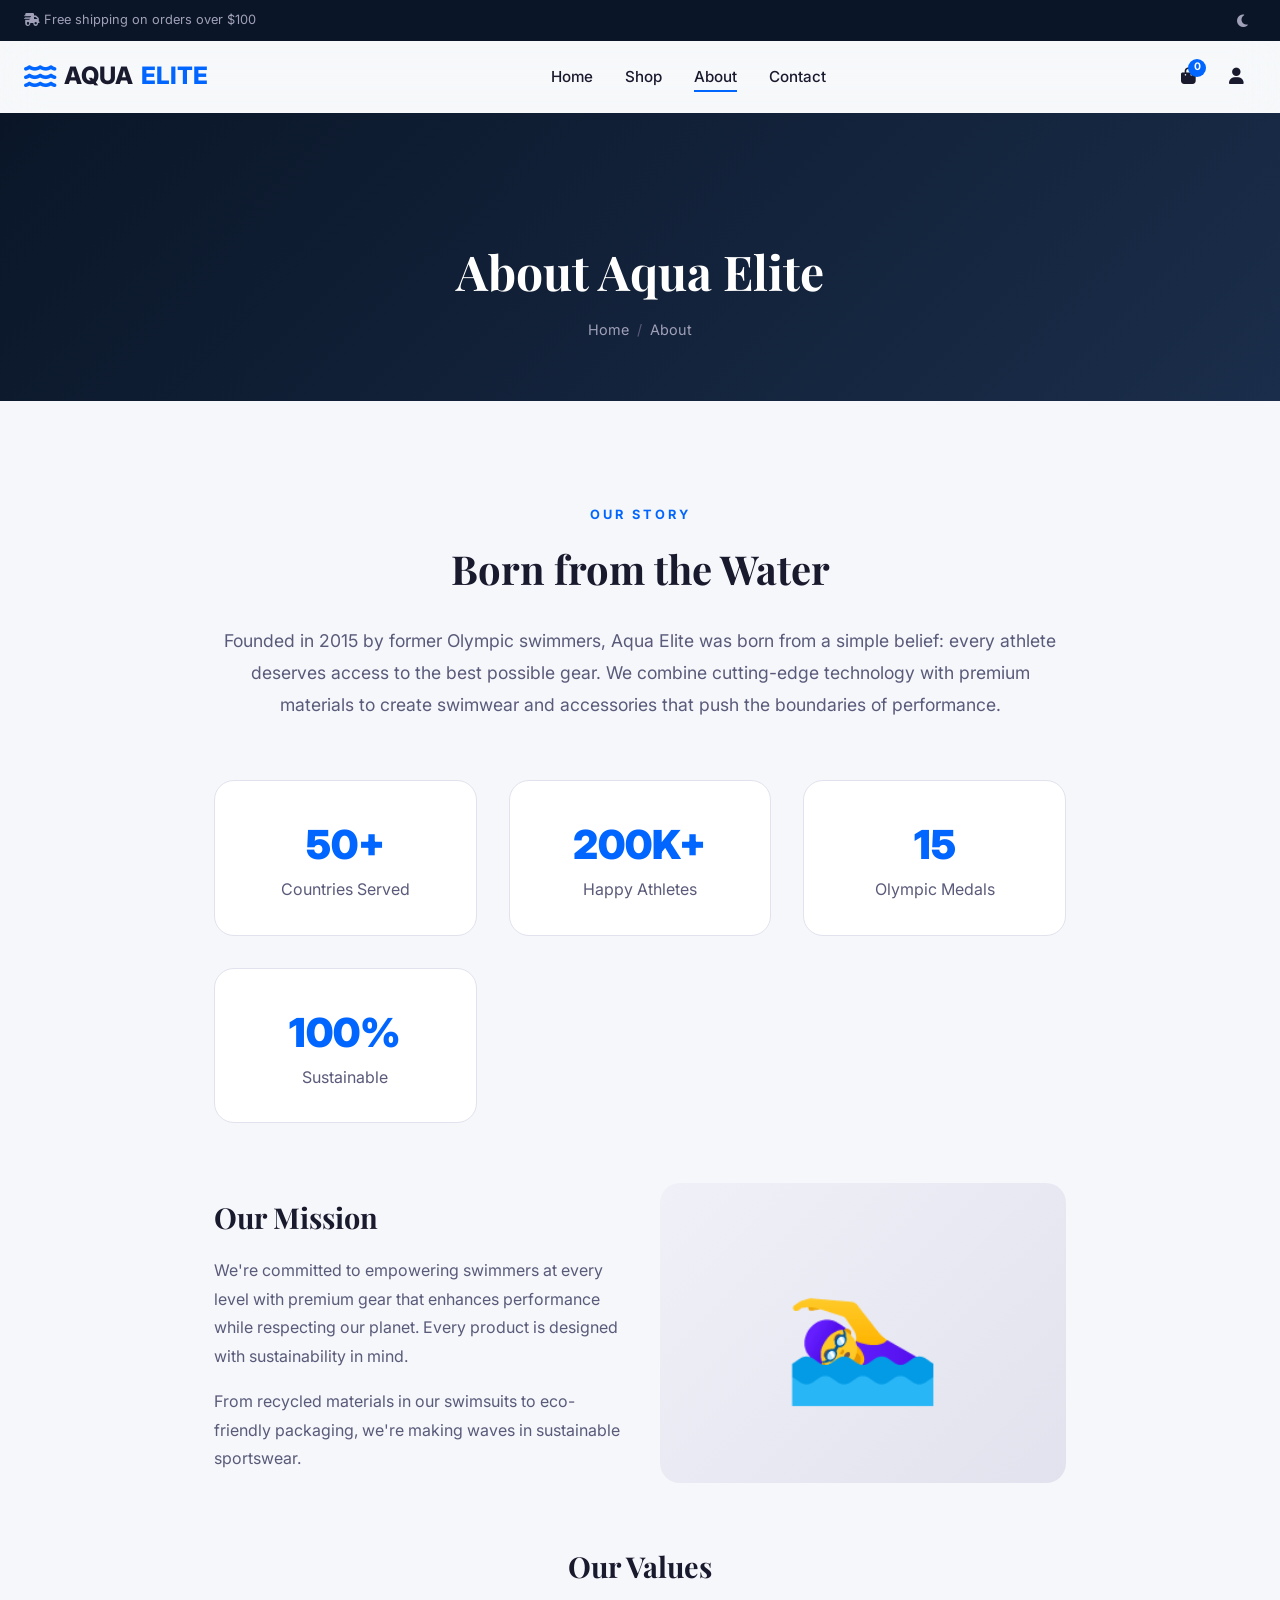
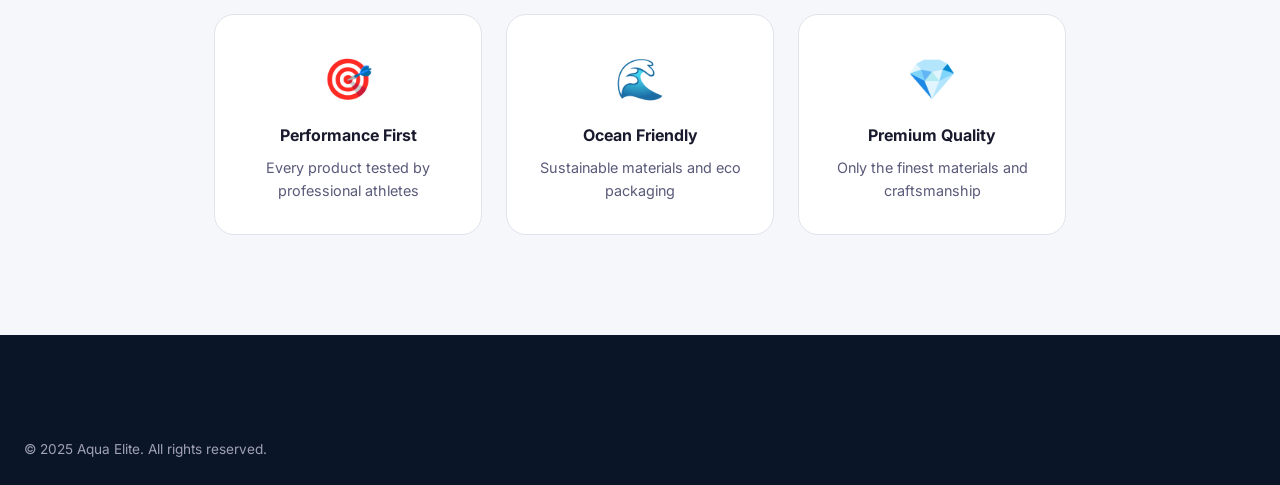
<file: Frontend/pages/about.html>
<!DOCTYPE html>
<html lang="en">
<head>
    <meta charset="UTF-8">
    <meta name="viewport" content="width=device-width, initial-scale=1.0">
    <title>About — AQUA ELITE</title>
    <link href="https://fonts.googleapis.com/css2?family=Inter:wght@300;400;500;600;700;800;900&family=Playfair+Display:wght@700;800;900&display=swap" rel="stylesheet">
    <link rel="stylesheet" href="https://cdnjs.cloudflare.com/ajax/libs/font-awesome/6.5.0/css/all.min.css">
    <link rel="stylesheet" href="../css/style.css">
    <link rel="stylesheet" href="../css/shop.css">
</head>
<body>
    <div class="top-bar"><div class="container top-bar-inner"><span><i class="fas fa-shipping-fast"></i> Free shipping on orders over $100</span><div class="top-bar-right"><button id="theme-toggle" class="theme-btn"><i class="fas fa-moon"></i></button></div></div></div>
    <nav class="navbar" id="navbar">
        <div class="container nav-inner">
            <a href="../index.html" class="logo"><i class="fas fa-water"></i> AQUA<span>ELITE</span></a>
            <ul class="nav-links" id="navLinks">
                <li><a href="../index.html">Home</a></li><li><a href="shop.html">Shop</a></li>
                <li><a href="about.html" class="active">About</a></li><li><a href="contact.html">Contact</a></li>
            </ul>
            <div class="nav-actions">
                <a href="cart.html" class="nav-icon"><i class="fas fa-shopping-bag"></i><span class="badge" id="cartBadge">0</span></a>
                <a href="login.html" class="nav-icon"><i class="fas fa-user"></i></a>
                <button class="hamburger" id="hamburger"><span></span><span></span><span></span></button>
            </div>
        </div>
    </nav>

    <div class="page-header">
        <div class="container"><h1>About Aqua Elite</h1>
        <div class="breadcrumb"><a href="../index.html">Home</a><span class="sep">/</span><span>About</span></div></div>
    </div>

    <section class="section">
        <div class="container" style="max-width:900px">
            <div style="text-align:center;margin-bottom:60px">
                <span class="section-tag">OUR STORY</span>
                <h2 style="font-family:var(--font-display);font-size:2.5rem;margin-bottom:24px">Born from the Water</h2>
                <p style="font-size:1.1rem;color:var(--text-secondary);line-height:1.8">Founded in 2015 by former Olympic swimmers, Aqua Elite was born from a simple belief: every athlete deserves access to the best possible gear. We combine cutting-edge technology with premium materials to create swimwear and accessories that push the boundaries of performance.</p>
            </div>

            <div style="display:grid;grid-template-columns:repeat(auto-fit,minmax(200px,1fr));gap:32px;margin-bottom:60px;text-align:center">
                <div style="padding:32px;background:var(--card-bg);border:1px solid var(--border);border-radius:var(--radius-lg)">
                    <h3 style="font-size:2.5rem;font-weight:900;color:var(--primary)">50+</h3>
                    <p style="color:var(--text-secondary)">Countries Served</p>
                </div>
                <div style="padding:32px;background:var(--card-bg);border:1px solid var(--border);border-radius:var(--radius-lg)">
                    <h3 style="font-size:2.5rem;font-weight:900;color:var(--primary)">200K+</h3>
                    <p style="color:var(--text-secondary)">Happy Athletes</p>
                </div>
                <div style="padding:32px;background:var(--card-bg);border:1px solid var(--border);border-radius:var(--radius-lg)">
                    <h3 style="font-size:2.5rem;font-weight:900;color:var(--primary)">15</h3>
                    <p style="color:var(--text-secondary)">Olympic Medals</p>
                </div>
                <div style="padding:32px;background:var(--card-bg);border:1px solid var(--border);border-radius:var(--radius-lg)">
                    <h3 style="font-size:2.5rem;font-weight:900;color:var(--primary)">100%</h3>
                    <p style="color:var(--text-secondary)">Sustainable</p>
                </div>
            </div>

            <div style="display:grid;grid-template-columns:1fr 1fr;gap:40px;align-items:center;margin-bottom:60px">
                <div>
                    <h3 style="font-family:var(--font-display);font-size:1.8rem;margin-bottom:16px">Our Mission</h3>
                    <p style="color:var(--text-secondary);line-height:1.8;margin-bottom:16px">We're committed to empowering swimmers at every level with premium gear that enhances performance while respecting our planet. Every product is designed with sustainability in mind.</p>
                    <p style="color:var(--text-secondary);line-height:1.8">From recycled materials in our swimsuits to eco-friendly packaging, we're making waves in sustainable sportswear.</p>
                </div>
                <div style="background:linear-gradient(135deg,var(--gray-100),var(--gray-200));border-radius:var(--radius-lg);height:300px;display:flex;align-items:center;justify-content:center;font-size:8rem">🏊‍♀️</div>
            </div>

            <div style="text-align:center">
                <h3 style="font-family:var(--font-display);font-size:1.8rem;margin-bottom:24px">Our Values</h3>
                <div style="display:grid;grid-template-columns:repeat(auto-fit,minmax(220px,1fr));gap:24px">
                    <div style="padding:32px;background:var(--card-bg);border:1px solid var(--border);border-radius:var(--radius-lg)">
                        <div style="font-size:2.5rem;margin-bottom:12px">🎯</div>
                        <h4 style="margin-bottom:8px">Performance First</h4>
                        <p style="font-size:0.9rem;color:var(--text-secondary)">Every product tested by professional athletes</p>
                    </div>
                    <div style="padding:32px;background:var(--card-bg);border:1px solid var(--border);border-radius:var(--radius-lg)">
                        <div style="font-size:2.5rem;margin-bottom:12px">🌊</div>
                        <h4 style="margin-bottom:8px">Ocean Friendly</h4>
                        <p style="font-size:0.9rem;color:var(--text-secondary)">Sustainable materials and eco packaging</p>
                    </div>
                    <div style="padding:32px;background:var(--card-bg);border:1px solid var(--border);border-radius:var(--radius-lg)">
                        <div style="font-size:2.5rem;margin-bottom:12px">💎</div>
                        <h4 style="margin-bottom:8px">Premium Quality</h4>
                        <p style="font-size:0.9rem;color:var(--text-secondary)">Only the finest materials and craftsmanship</p>
                    </div>
                </div>
            </div>
        </div>
    </section>

    <footer class="footer">
        <div class="container"><div class="footer-bottom" style="border:none"><p>&copy; 2025 Aqua Elite. All rights reserved.</p></div></div>
    </footer>
    <button class="back-to-top" id="backToTop"><i class="fas fa-chevron-up"></i></button>
    <script src="../js/main.js"></script>
</body>
</html>
</file>
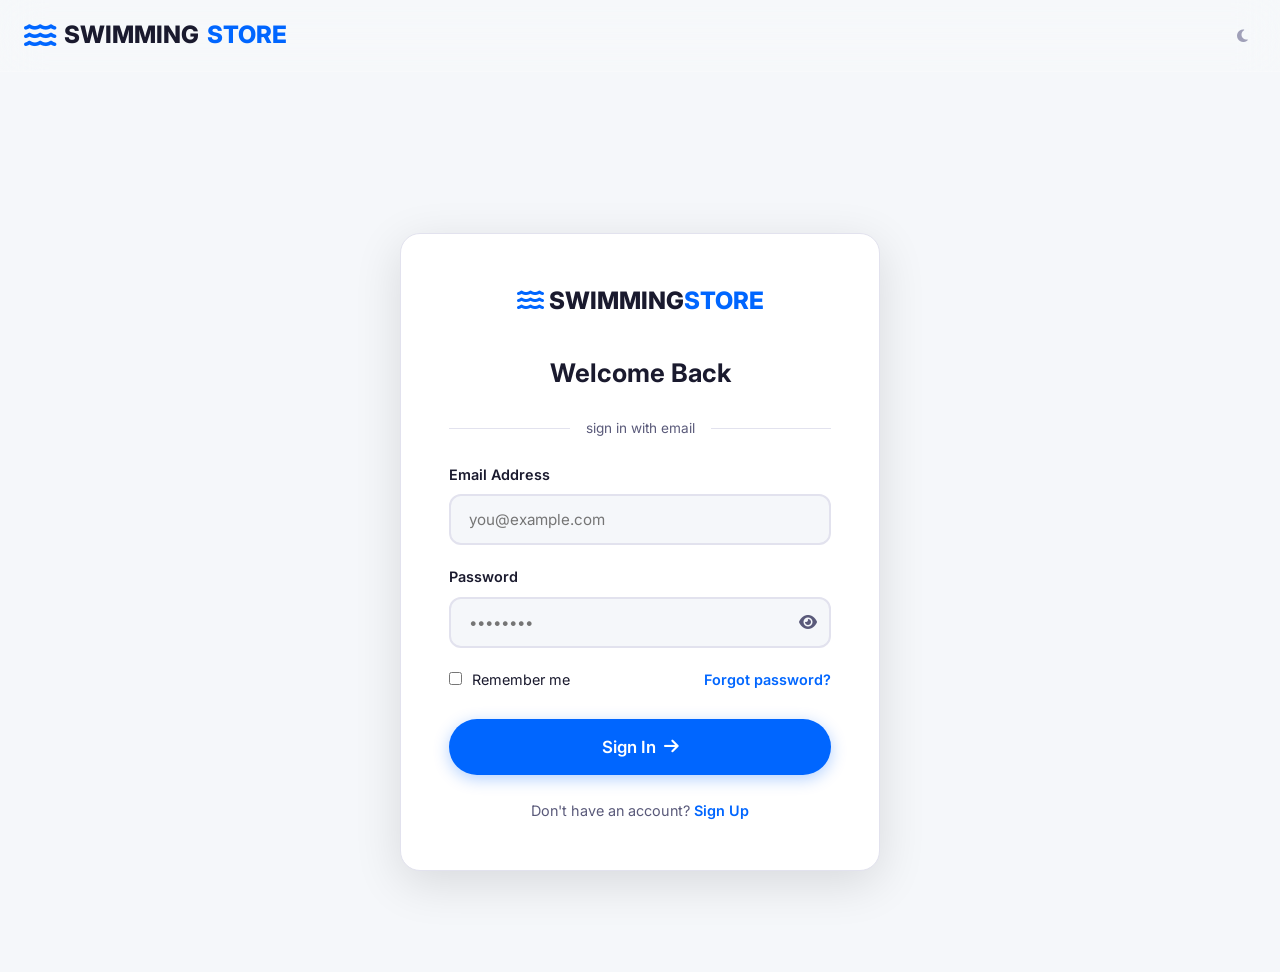
<file: Frontend/pages/addresses.html>
<!DOCTYPE html>
<html lang="en">
<head>
    <meta charset="UTF-8">
    <meta name="viewport" content="width=device-width, initial-scale=1.0">
    <title>Profile — Swimming Store</title>
    <link href="https://fonts.googleapis.com/css2?family=Inter:wght@300;400;500;600;700;800;900&family=Playfair+Display:wght@700;800;900&display=swap" rel="stylesheet">
    <link rel="stylesheet" href="https://cdnjs.cloudflare.com/ajax/libs/font-awesome/6.5.0/css/all.min.css">
    <link rel="stylesheet" href="../css/style.css">
    <link rel="stylesheet" href="../css/auth.css">
</head>
<body>
    <div class="top-bar">
        <div class="container top-bar-inner">
            <span><i class="fas fa-shipping-fast"></i> Free shipping on orders over $100</span>
            <div class="top-bar-right"><button id="theme-toggle" class="theme-btn"><i class="fas fa-moon"></i></button></div>
        </div>
    </div>

    <nav class="navbar" id="navbar">
        <div class="container nav-inner">
            <a href="../index.html" class="logo"><i class="fas fa-water"></i> SWIMMING<span>STORE</span></a>
            <ul class="nav-links" id="navLinks">
                <li><a href="../index.html">Home</a></li>
                <li><a href="shop.html">Shop</a></li>
                <li><a href="contact.html">Contact</a></li>
            </ul>
            <div class="nav-actions">
                <a href="wishlist.html" class="nav-icon"><i class="fas fa-heart"></i><span class="badge" id="wishBadge">0</span></a>
                <a href="cart.html" class="nav-icon"><i class="fas fa-shopping-bag"></i><span class="badge" id="cartBadge">0</span></a>
                <button class="hamburger" id="hamburger"><span></span><span></span><span></span></button>
            </div>
        </div>
    </nav>

    <div class="container profile-page">
        <div class="profile-layout">
            <div class="profile-sidebar">
                <div class="profile-avatar" id="profileInitials">JD</div>
                <h3 id="profileName">John Doe</h3>
                <p id="profileEmail">john.doe@email.com</p>
                <nav class="profile-nav">
                    <a href="profile.html" class="active"><i class="fas fa-user"></i> My Profile</a>
                    <a href="orders.html"><i class="fas fa-box"></i> My Orders</a>
                    <a href="wishlist.html"><i class="fas fa-heart"></i> Wishlist</a>
                    <a href="#"><i class="fas fa-map-marker-alt"></i> Addresses</a>
                    <a href="payment.html"><i class="fas fa-credit-card"></i> Payment</a>
                    <a href="#" onclick="event.preventDefault(); logoutUser();" class="logout-btn">
                        <i class="fas fa-sign-out-alt"></i> Logout
                    </a>
                </nav>
            </div>

            <div class="profile-content">
                <div style="display: flex; justify-content: space-between; align-items: center; margin-bottom: 24px;">
                    <h2>My Addresses</h2>
                    <button id="showAddressFormBtn" class="btn btn-primary" style="padding: 8px 16px; font-size: 0.9rem;">+ Add New Address</button>
                </div>

                <div id="addressesContainer" style="display: grid; grid-template-columns: 1fr 1fr; gap: 20px; margin-bottom: 30px;">
                    <div style="text-align: center; grid-column: 1/-1; padding: 40px; color: #666;">
                        <i class="fas fa-spinner fa-spin fa-2x"></i>
                        <p>Loading addresses...</p>
                    </div>
                </div>

                <div id="addressFormContainer" style="display: none; background: #f8f9fb; padding: 24px; border-radius: 12px; border: 1px solid #eaeaea;">
                    <h3 style="margin-bottom: 16px;">Add New Address</h3>
                    <form id="newAddressForm">
                        <div class="form-group">
                            <label>Street Address</label>
                            <input type="text" id="addrStreet" class="form-control" placeholder="e.g., 123 Nile Street, Apt 4" required>
                        </div>
                        <div class="form-row">
                            <div class="form-group">
                                <label>City</label>
                                <input type="text" id="addrCity" class="form-control" placeholder="e.g., Sheikh Zayed City" required>
                            </div>
                            <div class="form-group">
                                <label>State / Province</label>
                                <input type="text" id="addrState" class="form-control" placeholder="e.g., Giza Governorate" required>
                            </div>
                        </div>
                        <div class="form-row">
                            <div class="form-group">
                                <label>Postal Code</label>
                                <input type="text" id="addrZip" class="form-control" placeholder="e.g., 12588" required>
                            </div>
                            <div class="form-group">
                                <label>Country</label>
                                <input type="text" id="addrCountry" class="form-control" value="Egypt" required>
                            </div>
                        </div>
                        <div class="form-group">
                            <label style="display:flex; align-items:center; cursor:pointer;">
                                <input type="checkbox" id="addrDefault" style="margin-right:8px; width:auto;"> 
                                Set as default shipping address
                            </label>
                        </div>
                        <div style="display: flex; gap: 10px; margin-top: 16px;">
                            <button type="submit" class="btn btn-primary">Save Address</button>
                            <button type="button" id="cancelAddressBtn" class="btn" style="background: #e2e8f0; color: #475569;">Cancel</button>
                        </div>
                    </form>
                </div>
            </div>
        </div>
    </div>

    <footer class="footer">
        <div class="container"><div class="footer-bottom" style="border:none"><p>&copy; 2025 Swimming Store.</p></div></div>
    </footer>
    <script src="../js/main.js"></script>
    <script>
        document.addEventListener('DOMContentLoaded', () => {
            if (!CURRENT_USER_ID) { window.location.href = 'login.html'; return; }

            // 1. Sidebar Setup
            if (currentUser) {
                document.getElementById('profileName').textContent = currentUser.first_name + (currentUser.last_name ? ' ' + currentUser.last_name : '');
                if (currentUser.email) document.getElementById('profileEmail').textContent = currentUser.email;
                document.getElementById('profileInitials').textContent = currentUser.first_name.charAt(0).toUpperCase();
            }

            // 2. Make sure the sidebar links point to the right HTML file!
            document.querySelectorAll('.profile-nav a').forEach(link => {
                if(link.innerHTML.includes('Addresses')) { link.classList.add('active'); link.href="addresses.html"; }
                else { link.classList.remove('active'); }
            });

            const container = document.getElementById('addressesContainer');
            const formContainer = document.getElementById('addressFormContainer');
            
            // 3. UI Toggles for the Form
            document.getElementById('showAddressFormBtn').addEventListener('click', () => {
                formContainer.style.display = 'block';
            });
            document.getElementById('cancelAddressBtn').addEventListener('click', () => {
                formContainer.style.display = 'none';
                document.getElementById('newAddressForm').reset();
            });

            // 6. Delete Address Function
            window.deleteAddress = async function(addressId) {
                if (!confirm("Are you sure you want to delete this address?")) return;
                
                try {
                    const res = await fetch(`${API_BASE_URL}/addresses/delete/${addressId}/`, {
                        method: 'DELETE'
                    });
                    
                    const data = await res.json(); 
                    
                    if (res.ok) {
                        showToast('Address deleted!', 'success');
                        loadAddresses(); 
                    } else {
                        showToast(data.error || 'Failed to delete address', 'error');
                    }
                } catch (error) {
                    console.error("Error deleting address:", error);
                    showToast('Network error occurred.', 'error');
                }
            };
            
            // 4. Fetch Addresses from Django
            async function loadAddresses() {
                try {
                    const res = await fetch(`${API_BASE_URL}/addresses/${CURRENT_USER_ID}/`);
                    const data = await res.json();
                    
                    if (data.addresses.length === 0) {
                        container.innerHTML = `<div style="grid-column: 1/-1; text-align:center; color:#666; padding: 20px;">No addresses saved yet. Add one below!</div>`;
                        return;
                    }

                    container.innerHTML = data.addresses.map(addr => `
                        <div style="border: 1px solid ${addr.is_default ? 'var(--primary)' : '#eaeaea'}; border-radius: 8px; padding: 20px; position:relative; background:white; transition: 0.3s;">
                            ${addr.is_default ? 
                                '<span style="position:absolute; top:10px; right:10px; background:var(--primary); color:white; font-size:0.7rem; padding:3px 8px; border-radius:12px;">Default</span>' : 
                                `<button onclick="setDefaultAddress(${addr.address_id})" style="position:absolute; top:10px; right:10px; background:#f1f5f9; border:none; color:#64748b; font-size:0.7rem; padding:4px 10px; border-radius:12px; cursor:pointer; font-weight:600;">Set as Default</button>`
                            }
                            
                            <button onclick="deleteAddress(${addr.address_id})" style="position:absolute; bottom:15px; right:15px; background:none; border:none; color:#ef4444; font-size:1.1rem; cursor:pointer;" title="Delete Address">
                                <i class="fas fa-trash-alt"></i>
                            </button>

                            <h4 style="margin-bottom:8px; font-size:1.1rem;"><i class="fas fa-map-marker-alt" style="color:var(--primary); margin-right:8px;"></i>${addr.city}</h4>
                            <p style="color:#666; font-size:0.9rem; line-height:1.5;">
                                ${addr.street_address}<br>
                                ${addr.state}, ${addr.postal_code}<br>
                                ${addr.country}
                            </p>
                        </div>
                    `).join('');

                } catch (error) {
                    container.innerHTML = '<p style="color:red; grid-column:1/-1;">Failed to load addresses.</p>';
                }
            }

            // 5. Submit New Address
            document.getElementById('newAddressForm').addEventListener('submit', async (e) => {
                e.preventDefault();
                
                try {
                    const res = await fetch(`${API_BASE_URL}/addresses/${CURRENT_USER_ID}/`, {
                        method: 'POST',
                        headers: { 'Content-Type': 'application/json' },
                        body: JSON.stringify({
                            street_address: document.getElementById('addrStreet').value,
                            city: document.getElementById('addrCity').value,
                            state: document.getElementById('addrState').value,
                            postal_code: document.getElementById('addrZip').value,
                            country: document.getElementById('addrCountry').value,
                            is_default: document.getElementById('addrDefault').checked
                        })
                    });

                    if (res.ok) {
                        showToast('Address saved successfully!', 'success');
                        document.getElementById('newAddressForm').reset();
                        formContainer.style.display = 'none';
                        loadAddresses(); 
                    } else {
                        showToast('Failed to save address', 'error');
                    }
                } catch (error) {
                    console.error(error);
                }
            });

            loadAddresses();

                        // 7. Set Default Address Function
            window.setDefaultAddress = async function(addressId) {
                try {
                    const res = await fetch(`${API_BASE_URL}/addresses/default/${CURRENT_USER_ID}/${addressId}/`, {
                        method: 'PUT',
                        headers: { 'Content-Type': 'application/json' }
                    });
                    
                    if (res.ok) {
                        showToast('Default address updated!', 'success');
                        loadAddresses(); 
                    } else {
                        showToast('Failed to update default address', 'error');
                    }
                } catch (error) {
                    console.error("Error setting default address:", error);
                }
            };
        });
    </script>
</body>
</html>
</file>
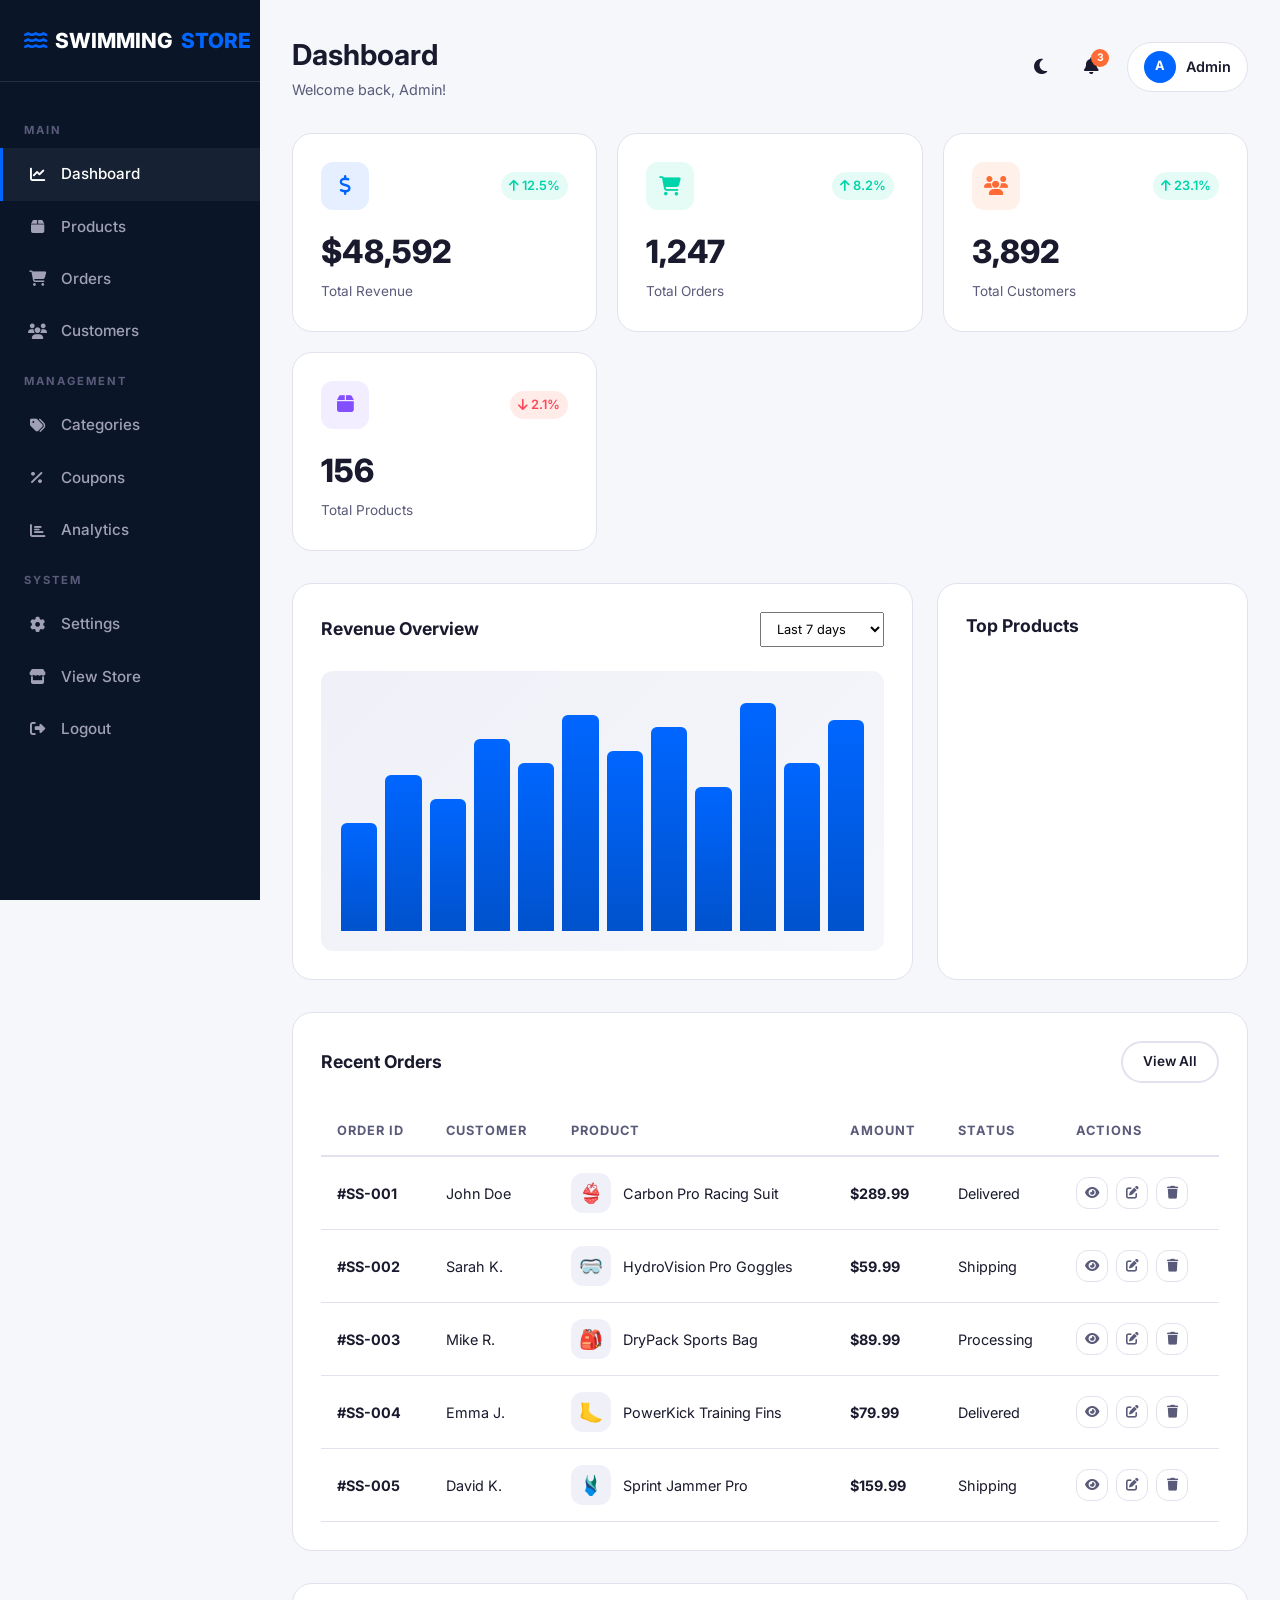
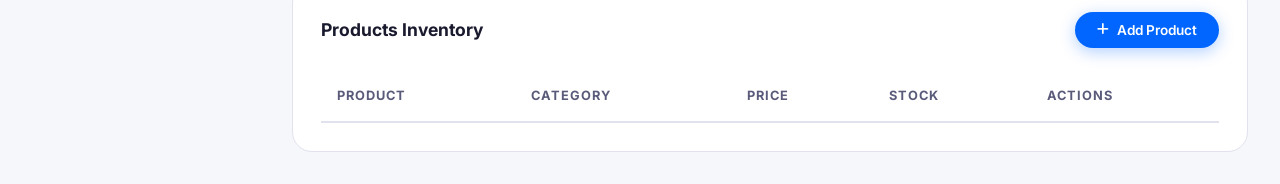
<file: Frontend/pages/admin.html>
<!DOCTYPE html>
<html lang="en">
<head>
    <meta charset="UTF-8">
    <meta name="viewport" content="width=device-width, initial-scale=1.0">
    <title>Admin Dashboard — Swimming Store</title>
    <link href="https://fonts.googleapis.com/css2?family=Inter:wght@300;400;500;600;700;800;900&family=Playfair+Display:wght@700;800;900&display=swap" rel="stylesheet">
    <link rel="stylesheet" href="https://cdnjs.cloudflare.com/ajax/libs/font-awesome/6.5.0/css/all.min.css">
    <link rel="stylesheet" href="../css/style.css">
    <link rel="stylesheet" href="../css/dashboard.css">
</head>
<body>
    <div class="admin-layout">
        <aside class="admin-sidebar" id="adminSidebar">
            <div class="admin-logo">
                <a href="../index.html"><i class="fas fa-water"></i> SWIMMING<span>STORE</span></a>
            </div>
            <div class="admin-nav-section">Main</div>
            <nav class="admin-nav">
                <a href="#" class="active"><i class="fas fa-chart-line"></i> Dashboard</a>
                <a href="#"><i class="fas fa-box"></i> Products</a>
                <a href="#"><i class="fas fa-shopping-cart"></i> Orders</a>
                <a href="#"><i class="fas fa-users"></i> Customers</a>
            </nav>
            <div class="admin-nav-section">Management</div>
            <nav class="admin-nav">
                <a href="#"><i class="fas fa-tags"></i> Categories</a>
                <a href="#"><i class="fas fa-percent"></i> Coupons</a>
                <a href="#"><i class="fas fa-chart-bar"></i> Analytics</a>
            </nav>
            <div class="admin-nav-section">System</div>
            <nav class="admin-nav">
                <a href="#"><i class="fas fa-cog"></i> Settings</a>
                <a href="../index.html"><i class="fas fa-store"></i> View Store</a>
                <a href="login.html"><i class="fas fa-sign-out-alt"></i> Logout</a>
            </nav>
        </aside>

        <main class="admin-main">
            <div class="admin-header">
                <div>
                    <button class="hamburger" id="adminToggle" style="display:none;margin-right:16px">
                        <span></span><span></span><span></span>
                    </button>
                    <h1>Dashboard</h1>
                    <p style="color:var(--text-secondary);font-size:0.9rem">Welcome back, Admin!</p>
                </div>
                <div class="admin-header-right">
                    <button id="theme-toggle" class="theme-btn" style="font-size:1.1rem;color:var(--text)">
                        <i class="fas fa-moon"></i>
                    </button>
                    <button class="nav-icon" style="color:var(--text)">
                        <i class="fas fa-bell"></i>
                        <span class="badge" style="background:var(--accent)">3</span>
                    </button>
                    <div class="admin-user">
                        <div class="admin-user-avatar">A</div>
                        <span style="font-weight:600;font-size:0.9rem">Admin</span>
                    </div>
                </div>
            </div>

            <div class="stats-grid">
                <div class="stat-card">
                    <div class="stat-card-top">
                        <div class="stat-icon blue"><i class="fas fa-dollar-sign"></i></div>
                        <span class="stat-change up"><i class="fas fa-arrow-up"></i> 12.5%</span>
                    </div>
                    <h3>$48,592</h3>
                    <p>Total Revenue</p>
                </div>
                <div class="stat-card">
                    <div class="stat-card-top">
                        <div class="stat-icon green"><i class="fas fa-shopping-cart"></i></div>
                        <span class="stat-change up"><i class="fas fa-arrow-up"></i> 8.2%</span>
                    </div>
                    <h3>1,247</h3>
                    <p>Total Orders</p>
                </div>
                <div class="stat-card">
                    <div class="stat-card-top">
                        <div class="stat-icon orange"><i class="fas fa-users"></i></div>
                        <span class="stat-change up"><i class="fas fa-arrow-up"></i> 23.1%</span>
                    </div>
                    <h3>3,892</h3>
                    <p>Total Customers</p>
                </div>
                <div class="stat-card">
                    <div class="stat-card-top">
                        <div class="stat-icon purple"><i class="fas fa-box"></i></div>
                        <span class="stat-change down"><i class="fas fa-arrow-down"></i> 2.1%</span>
                    </div>
                    <h3>156</h3>
                    <p>Total Products</p>
                </div>
            </div>

            <div class="dashboard-grid">
                <div class="dash-card">
                    <div class="dash-card-header">
                        <h3>Revenue Overview</h3>
                        <select class="sort-select" style="padding:8px 12px;font-size:0.8rem">
                            <option>Last 7 days</option>
                            <option>Last 30 days</option>
                            <option>Last 90 days</option>
                        </select>
                    </div>
                    <div class="chart-placeholder" id="revenueChart"></div>
                </div>
                <div class="dash-card">
                    <div class="dash-card-header"><h3>Top Products</h3></div>
                    <div id="topProducts"></div>
                </div>
            </div>

            <div class="dash-card recent-orders">
                <div class="dash-card-header">
                    <h3>Recent Orders</h3>
                    <a href="#" class="btn btn-sm btn-secondary">View All</a>
                </div>
                <div style="overflow-x:auto">
                    <table class="data-table">
                        <thead>
                            <tr>
                                <th>Order ID</th><th>Customer</th><th>Product</th>
                                <th>Amount</th><th>Status</th><th>Actions</th>
                            </tr>
                        </thead>
                        <tbody>
                            <tr>
                                <td><strong>#SS-001</strong></td><td>John Doe</td>
                                <td><div class="table-product"><div class="table-product-img">👙</div>Carbon Pro Racing Suit</div></td>
                                <td><strong>$289.99</strong></td>
                                <td><span class="order-status status-delivered">Delivered</span></td>
                                <td><div class="table-actions">
                                    <button class="table-action-btn"><i class="fas fa-eye"></i></button>
                                    <button class="table-action-btn"><i class="fas fa-edit"></i></button>
                                    <button class="table-action-btn delete"><i class="fas fa-trash"></i></button>
                                </div></td>
                            </tr>
                            <tr>
                                <td><strong>#SS-002</strong></td><td>Sarah K.</td>
                                <td><div class="table-product"><div class="table-product-img">🥽</div>HydroVision Pro Goggles</div></td>
                                <td><strong>$59.99</strong></td>
                                <td><span class="order-status status-shipping">Shipping</span></td>
                                <td><div class="table-actions">
                                    <button class="table-action-btn"><i class="fas fa-eye"></i></button>
                                    <button class="table-action-btn"><i class="fas fa-edit"></i></button>
                                    <button class="table-action-btn delete"><i class="fas fa-trash"></i></button>
                                </div></td>
                            </tr>
                            <tr>
                                <td><strong>#SS-003</strong></td><td>Mike R.</td>
                                <td><div class="table-product"><div class="table-product-img">🎒</div>DryPack Sports Bag</div></td>
                                <td><strong>$89.99</strong></td>
                                <td><span class="order-status status-processing">Processing</span></td>
                                <td><div class="table-actions">
                                    <button class="table-action-btn"><i class="fas fa-eye"></i></button>
                                    <button class="table-action-btn"><i class="fas fa-edit"></i></button>
                                    <button class="table-action-btn delete"><i class="fas fa-trash"></i></button>
                                </div></td>
                            </tr>
                            <tr>
                                <td><strong>#SS-004</strong></td><td>Emma J.</td>
                                <td><div class="table-product"><div class="table-product-img">🦶</div>PowerKick Training Fins</div></td>
                                <td><strong>$79.99</strong></td>
                                <td><span class="order-status status-delivered">Delivered</span></td>
                                <td><div class="table-actions">
                                    <button class="table-action-btn"><i class="fas fa-eye"></i></button>
                                    <button class="table-action-btn"><i class="fas fa-edit"></i></button>
                                    <button class="table-action-btn delete"><i class="fas fa-trash"></i></button>
                                </div></td>
                            </tr>
                            <tr>
                                <td><strong>#SS-005</strong></td><td>David K.</td>
                                <td><div class="table-product"><div class="table-product-img">🩱</div>Sprint Jammer Pro</div></td>
                                <td><strong>$159.99</strong></td>
                                <td><span class="order-status status-shipping">Shipping</span></td>
                                <td><div class="table-actions">
                                    <button class="table-action-btn"><i class="fas fa-eye"></i></button>
                                    <button class="table-action-btn"><i class="fas fa-edit"></i></button>
                                    <button class="table-action-btn delete"><i class="fas fa-trash"></i></button>
                                </div></td>
                            </tr>
                        </tbody>
                    </table>
                </div>
            </div>

            <div class="dash-card">
                <div class="dash-card-header">
                    <h3>Products Inventory</h3>
                    <button class="btn btn-sm btn-primary"><i class="fas fa-plus"></i> Add Product</button>
                </div>
                <div style="overflow-x:auto">
                    <table class="data-table">
                        <thead>
                            <tr><th>Product</th><th>Category</th><th>Price</th><th>Stock</th><th>Actions</th></tr>
                        </thead>
                        <tbody id="productsTableBody"></tbody>
                    </table>
                </div>
            </div>
        </main>
    </div>

    <script src="../js/main.js"></script>
    <script>
        document.addEventListener('DOMContentLoaded', () => {
            const chart = document.getElementById('revenueChart');
            if (chart) {
                const heights = [45,65,55,80,70,90,75,85,60,95,70,88];
                chart.innerHTML = heights.map(h => `<div class="chart-bar" style="height:${h}%"></div>`).join('');
            }

            const topContainer = document.getElementById('topProducts');
            if (topContainer) {
                const top = [...PRODUCTS].sort((a,b) => b.price - a.price).slice(0,5);
                topContainer.innerHTML = top.map((p,i) => `
                    <div class="top-product-item">
                        <div class="top-product-rank">${i+1}</div>
                        <div style="font-size:1.5rem">${p.emoji}</div>
                        <div class="top-product-info">
                            <h4>${p.name}</h4>
                            <span>$${p.price.toFixed(2)}</span>
                        </div>
                        <div class="top-product-sales">$${(p.price * (20 + i * 5)).toFixed(0)}</div>
                    </div>`).join('');
            }

            const tbody = document.getElementById('productsTableBody');
            if (tbody) {
                const stocks = [45,120,200,78,150,95,30,180,55,89,110,67];
                tbody.innerHTML = PRODUCTS.map((p,i) => `
                    <tr>
                        <td><div class="table-product"><div class="table-product-img">${p.emoji}</div>${p.name}</div></td>
                        <td>${p.cat}</td>
                        <td><strong>$${p.price.toFixed(2)}</strong></td>
                        <td><span style="color:${stocks[i]<50?'#ff4757':'var(--secondary)'}">${stocks[i]}</span></td>
                        <td><div class="table-actions">
                            <button class="table-action-btn"><i class="fas fa-edit"></i></button>
                            <button class="table-action-btn delete"><i class="fas fa-trash"></i></button>
                        </div></td>
                    </tr>`).join('');
            }

            const toggle  = document.getElementById('adminToggle');
            const sidebar = document.getElementById('adminSidebar');
            if (window.innerWidth <= 1024 && toggle) toggle.style.display = 'flex';
            if (toggle && sidebar) toggle.addEventListener('click', () => sidebar.classList.toggle('active'));
        });
    </script>
</body>
</html>
</file>
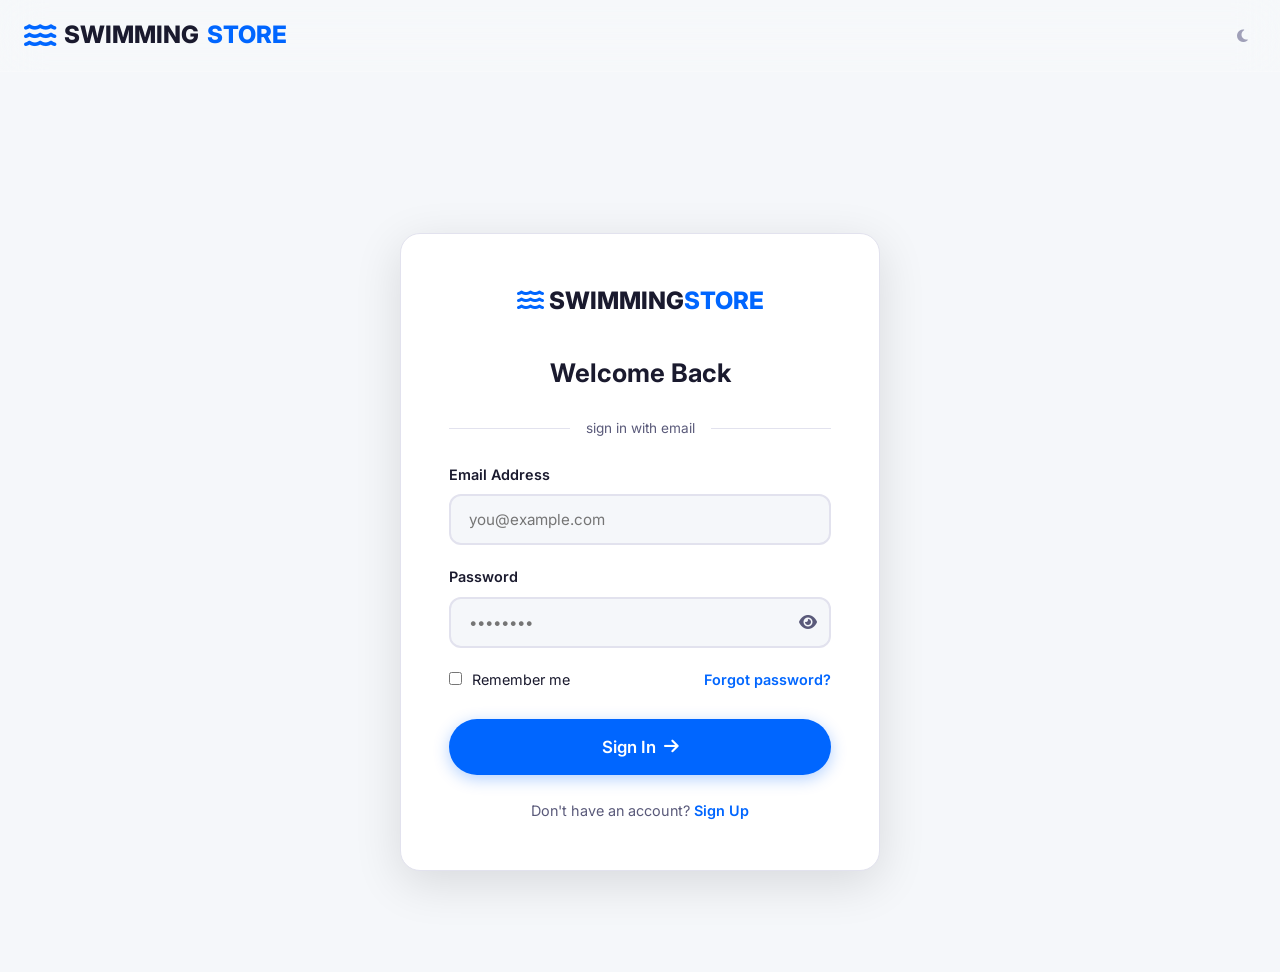
<file: Frontend/pages/cart.html>
<!DOCTYPE html>
<html lang="en">
<head>
    <meta charset="UTF-8">
    <meta name="viewport" content="width=device-width, initial-scale=1.0">
    <title>Cart — Swimming Store</title>
    <link href="https://fonts.googleapis.com/css2?family=Inter:wght@300;400;500;600;700;800;900&family=Playfair+Display:wght@700;800;900&display=swap" rel="stylesheet">
    <link rel="stylesheet" href="https://cdnjs.cloudflare.com/ajax/libs/font-awesome/6.5.0/css/all.min.css">
    <link rel="stylesheet" href="../css/style.css">
    <link rel="stylesheet" href="../css/auth.css">
</head>
<body>
    <div class="top-bar">
        <div class="container top-bar-inner">
            <span><i class="fas fa-shipping-fast"></i> Free shipping on orders over $100</span>
            <div class="top-bar-right"><button id="theme-toggle" class="theme-btn"><i class="fas fa-moon"></i></button></div>
        </div>
    </div>

    <nav class="navbar" id="navbar">
        <div class="container nav-inner">
            <a href="../index.html" class="logo"><i class="fas fa-water"></i> SWIMMING<span>STORE</span></a>
            <ul class="nav-links" id="navLinks">
                <li><a href="../index.html">Home</a></li>
                <li><a href="shop.html">Shop</a></li>
                <li><a href="contact.html">Contact</a></li>
            </ul>
            <div class="nav-actions">
                <a href="wishlist.html" class="nav-icon"><i class="fas fa-heart"></i><span class="badge" id="wishBadge">0</span></a>
                <a href="cart.html" class="nav-icon"><i class="fas fa-shopping-bag"></i><span class="badge" id="cartBadge">0</span></a>
                <a href="login.html" class="nav-icon"><i class="fas fa-user"></i></a>
                <button class="hamburger" id="hamburger"><span></span><span></span><span></span></button>
            </div>
        </div>
    </nav>

    <div class="page-header" style="background:linear-gradient(135deg,var(--dark),var(--dark-3));padding:120px 0 60px">
        <div class="container">
            <h1 style="font-family:var(--font-display);font-size:3rem;color:white">Shopping Cart</h1>
            <div class="breadcrumb"><a href="../index.html">Home</a><span class="sep">/</span><span>Cart</span></div>
        </div>
    </div>

    <div class="container cart-page">
        <div class="cart-layout">
            <div class="cart-items" id="cartItems"></div>
            <div class="cart-summary" id="cartSummary">
                <h3>Order Summary</h3>
                <div class="summary-content"></div>
                <form id="couponForm" style="display: flex; gap: 10px; margin-bottom: 10px; width: 100%;">
                    <input type="text" id="couponInput" placeholder="Coupon code" class="form-control" style="flex: 1; min-width: 0;">
                    <button type="submit" class="btn btn-secondary" style="flex-shrink: 0; width: auto; padding: 0 24px;">Apply</button>
                </form>
                <div id="couponMessage" style="font-size: 0.85rem; margin-bottom: 15px; display: none;"></div>
                <a href="checkout.html" class="btn btn-primary btn-lg">
                    Proceed to Checkout <i class="fas fa-arrow-right"></i>
                </a>
                <a href="shop.html" class="btn btn-secondary" style="margin-top:8px;width:100%;justify-content:center">
                    Continue Shopping
                </a>
            </div>
        </div>
        <div class="empty-state" id="emptyCart" style="display:none">
            <i class="fas fa-shopping-bag"></i>
            <h3>Your cart is empty</h3>
            <p>Looks like you haven't added any items yet.</p>
            <a href="shop.html" class="btn btn-primary">Start Shopping</a>
        </div>
    </div>

    <footer class="footer">
        <div class="container"><div class="footer-bottom" style="border:none"><p>&copy; 2025 Swimming Store.</p></div></div>
    </footer>
    <script src="../js/main.js"></script>
    <script src="../js/cart.js"></script>
    
    <script>
        document.addEventListener('DOMContentLoaded', () => {
            const couponForm = document.getElementById('couponForm');
            
            if (couponForm) {
                couponForm.addEventListener('submit', async (e) => {
                    e.preventDefault();
                    
                    const code = document.getElementById('couponInput').value.trim();
                    const msg = document.getElementById('couponMessage');
                    
                    if (!code) return;

                    try {
                        const res = await fetch(`${API_BASE_URL}/coupons/validate/`, {
                            method: 'POST',
                            headers: { 'Content-Type': 'application/json' },
                            body: JSON.stringify({
                                coupon_code: code,
                                user_id: CURRENT_USER_ID
                            })
                        });

                        const data = await res.json();
                        msg.style.display = 'block';

                        if (res.ok) {
                            msg.style.color = '#166534'; 
                            
                            // Format the text based on type 0 or 1
                            let discountText = String(data.discount_type) === '1' ? `${data.discount_value}% off` : `$${data.discount_value} off`;
                            msg.textContent = `Coupon applied! ${discountText}.`;
                            
                            localStorage.setItem('ss_couponCode', code);
                            localStorage.setItem('ss_discountValue', data.discount_value);
                            // --- NEW: Save the type ---
                            localStorage.setItem('ss_discountType', data.discount_type); 
                            
                            if (typeof loadCart === 'function') loadCart();
                            else if (typeof renderCart === 'function') renderCart();
                            else window.location.reload(); 
                            
                        } else {
                            // Error! Show red text and wipe memory
                            msg.style.color = '#991b1b'; 
                            msg.textContent = data.error;
                            
                            localStorage.removeItem('ss_couponCode');
                            localStorage.removeItem('ss_discountValue');
                            
                            if (typeof loadCart === 'function') loadCart();
                            else if (typeof renderCart === 'function') renderCart();
                        }
                    } catch (error) {
                        console.error("Coupon fetch error:", error);
                    }
                });
            }
        });
    </script>
</body>
</html>
</file>
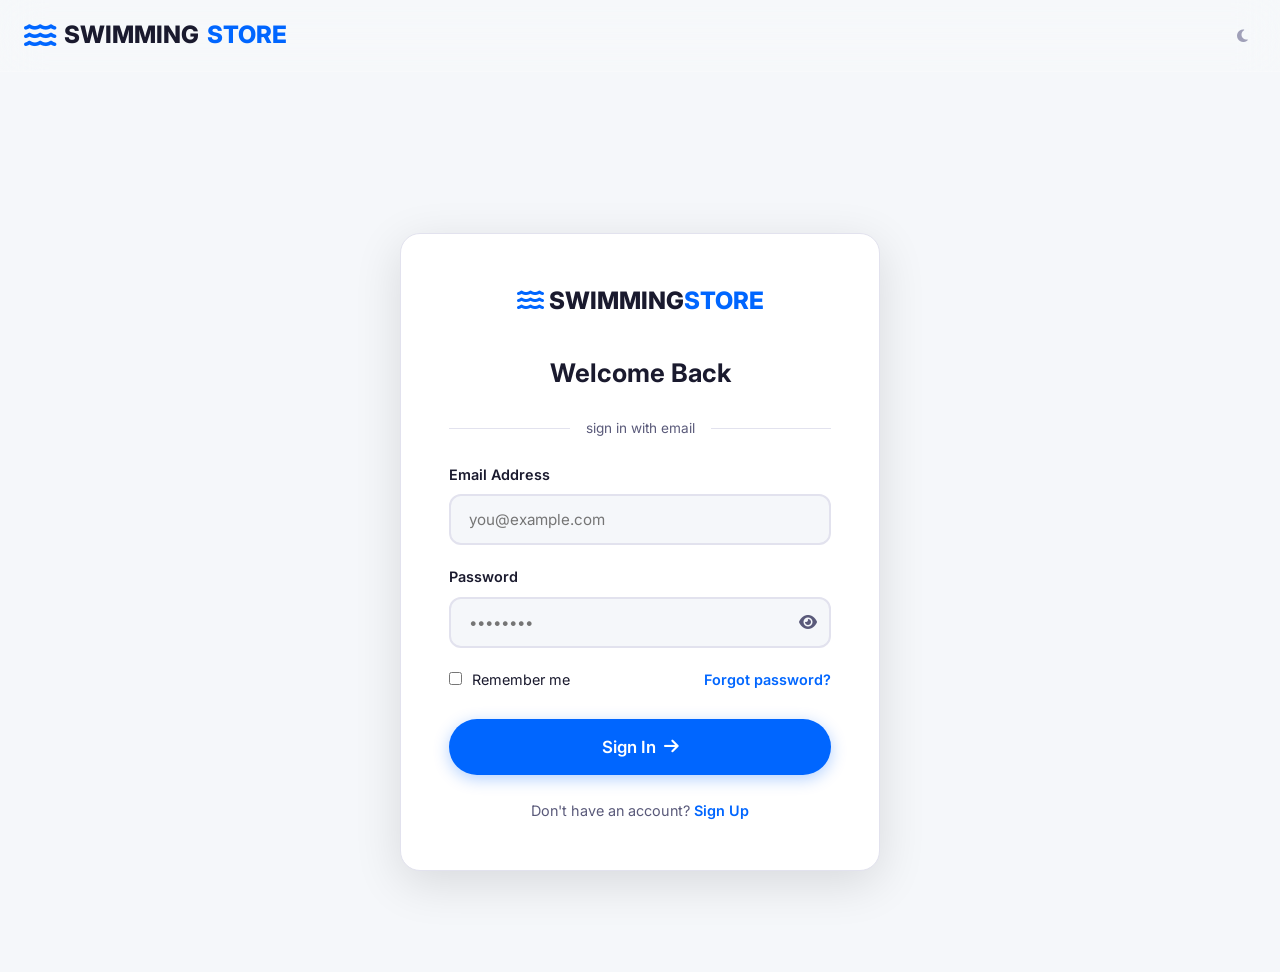
<file: Frontend/pages/checkout.html>
<!DOCTYPE html>
<html lang="en">
<head>
    <meta charset="UTF-8">
    <meta name="viewport" content="width=device-width, initial-scale=1.0">
    <title>Checkout — Swimming Store</title>
    <link href="https://fonts.googleapis.com/css2?family=Inter:wght@400;500;600;700&display=swap" rel="stylesheet">
    <link rel="stylesheet" href="https://cdnjs.cloudflare.com/ajax/libs/font-awesome/6.5.0/css/all.min.css">
    <link rel="stylesheet" href="../css/style.css">
    <link rel="stylesheet" href="../css/auth.css">
    <style>
        /* Smooth transitions for the payment box */
        .payment-option { transition: all 0.2s ease-in-out; }
        .payment-option.selected { border: 2px solid var(--primary) !important; background-color: #f8faff; }
        .payment-option input[type="radio"] { accent-color: var(--primary); transform: scale(1.2); }
    </style>
</head>
<body style="background-color: #f8f9fb;">
    <nav class="navbar" style="background: white; border-bottom: 1px solid #eaeaea;">
        <div class="container nav-inner">
            <a href="../index.html" class="logo"><i class="fas fa-water"></i> SWIMMING<span>STORE</span></a>
        </div>
    </nav>

    <div class="container" style="padding: 40px 0; min-height: 70vh;">
        <h1 style="margin-bottom: 30px;">Checkout</h1>
        
        <div style="display: grid; grid-template-columns: 2fr 1fr; gap: 40px;">
            
            <div>
                <div style="display: flex; justify-content: space-between; align-items: baseline; margin-bottom: 15px;">
                    <h3>Shipping Address</h3>
                    <a href="addresses.html" style="color: var(--primary); text-decoration: none; font-size: 0.9rem; font-weight: 600;">Change</a>
                </div>
                <div id="defaultAddressContainer" style="margin-bottom: 40px;">
                    <p style="color: #666;"><i class="fas fa-spinner fa-spin"></i> Loading address...</p>
                </div>

                <h3 style="margin-bottom: 15px;">Payment Method</h3>
                <div style="border: 1px solid #eaeaea; border-radius: 12px; padding: 24px; background: white; box-shadow: 0 2px 10px rgba(0,0,0,0.02);">
                    
                    <label class="payment-option selected" style="display: flex; align-items: center; padding: 16px; border: 1px solid #eaeaea; border-radius: 8px; margin-bottom: 12px; cursor: pointer;">
                        <input type="radio" name="payment_method" value="credit_card" checked style="margin-right: 12px;">
                        <span style="font-weight: 500; font-size: 1.05rem;"><i class="fas fa-credit-card" style="margin-right:8px; color: #475569;"></i> Credit Card</span>
                    </label>
                    
                    <label class="payment-option" style="display: flex; align-items: center; padding: 16px; border: 1px solid #eaeaea; border-radius: 8px; margin-bottom: 24px; cursor: pointer;">
                        <input type="radio" name="payment_method" value="cash" style="margin-right: 12px;">
                        <span style="font-weight: 500; font-size: 1.05rem;"><i class="fas fa-money-bill-wave" style="margin-right:8px; color: #16a34a;"></i> Cash on Delivery</span>
                    </label>

                    <div id="creditCardDetails">
                        <div style="padding: 16px; border: 1px solid #eaeaea; border-radius: 8px; margin-bottom: 24px; background: #f8f9fb;">
                            <div style="display: flex; justify-content: space-between; align-items: center; margin-bottom: 12px;">
                                <h4 style="margin: 0; font-size: 0.95rem; color: #0f172a;">Saved Card</h4>
                                <a href="payment.html" style="color: var(--primary); text-decoration: none; font-size: 0.85rem; font-weight: 600;">Change</a>
                            </div>
                            <div id="defaultCardContainer">
                                <p style="color: #666; font-size: 0.9rem; margin: 0;"><i class="fas fa-spinner fa-spin"></i> Loading card...</p>
                            </div>
                        </div>
                    </div>
                </div>
            </div> <div class="cart-summary" style="height: fit-content; background: white;">
                <h3 style="margin-bottom: 20px;">Order Summary</h3>
                <div class="summary-content" id="checkoutSummary">
                    <p><i class="fas fa-spinner fa-spin"></i> Calculating totals...</p>
                </div>
                <button id="placeOrderBtn" class="btn btn-primary btn-lg" style="margin-top: 20px; width: 100%; border-radius: 30px;">
                    Place Order <i class="fas fa-arrow-right" style="margin-left: 8px;"></i>
                </button>
            </div> 
        </div> 
    </div>

    <script src="../js/main.js"></script>
    <script>
        document.addEventListener('DOMContentLoaded', async () => {
            if (!CURRENT_USER_ID) { window.location.href = 'login.html'; return; }

            let selectedAddressId = null;
            const addressContainer = document.getElementById('defaultAddressContainer');
            const summaryContainer = document.getElementById('checkoutSummary');
            const placeOrderBtn = document.getElementById('placeOrderBtn');

            const paymentOptions = document.querySelectorAll('.payment-option');
            const ccDetails = document.getElementById('creditCardDetails');

            paymentOptions.forEach(option => {
                const radio = option.querySelector('input[type="radio"]');
                radio.addEventListener('change', () => {
                    paymentOptions.forEach(opt => opt.classList.remove('selected'));
                    option.classList.add('selected');
                    
                    if (radio.value === 'credit_card') {
                        ccDetails.style.display = 'block';
                    } else {
                        ccDetails.style.display = 'none';
                    }
                });
            });

            try {
                const res = await fetch(`${API_BASE_URL}/addresses/${CURRENT_USER_ID}/`);
                const data = await res.json();
                
                if (data.addresses && data.addresses.length > 0) {
                    let defaultAddr = data.addresses.find(a => a.is_default);
                    if (!defaultAddr) defaultAddr = data.addresses[0];
                    
                    selectedAddressId = defaultAddr.address_id;
                    
                    addressContainer.innerHTML = `
                        <div style="border: 1px solid #eaeaea; border-radius: 12px; padding: 20px; background: white; box-shadow: 0 2px 10px rgba(0,0,0,0.02);">
                            <h4 style="margin-bottom:8px; font-size: 1.1rem;"><i class="fas fa-map-marker-alt" style="color:var(--primary); margin-right:8px;"></i>${defaultAddr.city}</h4>
                            <p style="color:#475569; font-size:0.95rem; line-height:1.6; margin:0;">
                                ${defaultAddr.street_address}<br>${defaultAddr.state}, ${defaultAddr.postal_code}<br>${defaultAddr.country}
                            </p>
                        </div>
                    `;
                } else {
                    addressContainer.innerHTML = `
                        <div style="padding: 30px; text-align: center; border: 2px dashed #cbd5e1; border-radius: 12px; background: white;">
                            <p style="margin-bottom: 15px; color: #475569;">You don't have a shipping address saved.</p>
                            <a href="addresses.html" class="btn btn-primary" style="padding: 8px 24px;">Add Address</a>
                        </div>`;
                    placeOrderBtn.disabled = true;
                    placeOrderBtn.style.opacity = '0.5';
                }
            } catch (error) {
                console.error("Error loading addresses", error);
            }

            const cardContainer = document.getElementById('defaultCardContainer');
            try {
                const res = await fetch(`${API_BASE_URL}/payments/${CURRENT_USER_ID}/`);
                const data = await res.json();

                if (data.payments && data.payments.length > 0) {
                    let defaultCard = data.payments.find(p => p.is_default);
                    if (!defaultCard) defaultCard = data.payments[0];

                    cardContainer.innerHTML = `
                        <div style="display: flex; align-items: center; gap: 12px;">
                            <i class="fab fa-cc-visa" style="font-size: 1.8rem; color: #1e293b;"></i>
                            <div>
                                <p style="margin: 0; font-weight: 600; color: #0f172a; font-size: 0.95rem;">•••• •••• •••• ${defaultCard.last_four}</p>
                                <p style="margin: 0; font-size: 0.85rem; color: #64748b;">Expires: ${defaultCard.expiry_date}</p>
                            </div>
                        </div>
                    `;
                } else {
                    cardContainer.innerHTML = `
                        <p style="margin: 0 0 10px 0; color: #ef4444; font-size: 0.9rem;">You don't have any saved credit cards.</p>
                        <a href="payment.html" class="btn btn-sm btn-primary" style="padding: 6px 16px;">Add a Card</a>
                    `;
                    
                    document.getElementById('placeOrderBtn').addEventListener('click', (e) => {
                        const selectedPayment = document.querySelector('input[name="payment_method"]:checked').value;
                        if (selectedPayment === 'credit_card' && data.payments.length === 0) {
                            e.preventDefault();
                            e.stopImmediatePropagation();
                            showToast('Please add a credit card or select Cash on Delivery.', 'error');
                        }
                    });
                }
            } catch (error) {
                console.error("Error loading payments", error);
                cardContainer.innerHTML = '<p style="color: red; margin: 0;">Error loading card details.</p>';
            }

            // --- API LOGIC 2: Fetch Cart Totals ---
            try {
                const res = await fetch(`${API_BASE_URL}/cart/${CURRENT_USER_ID}/`);
                const data = await res.json();
                
                if (data.items.length === 0) {
                    window.location.href = 'cart.html'; return;
                }

                const subtotal = data.grand_total;
                const storedDiscount = localStorage.getItem('ss_discountValue');
                const storedType = localStorage.getItem('ss_discountType');
                
                let discountAmount = 0;
                if (storedDiscount) {
                    const val = parseFloat(storedDiscount);
                    discountAmount = String(storedType) === '1' ? subtotal * (val / 100) : val;
                }
                if (discountAmount > subtotal) discountAmount = subtotal;

                const discountedSubtotal = subtotal - discountAmount;
                const shipping = discountedSubtotal > 100 ? 0 : 9.99;
                const tax = discountedSubtotal * 0.08; 
                const total = discountedSubtotal + shipping + tax;

                let summaryHTML = `<div class="summary-row"><span>Subtotal</span><span>$${subtotal.toFixed(2)}</span></div>`;
                if (discountAmount > 0) {
                    summaryHTML += `<div class="summary-row" style="color: #166534; font-weight: 600;"><span>Discount</span><span>-$${discountAmount.toFixed(2)}</span></div>`;
                }
                summaryHTML += `
                    <div class="summary-row"><span>Shipping</span><span>${shipping === 0 ? 'Free' : '$' + shipping.toFixed(2)}</span></div>
                    <div class="summary-row"><span>Tax</span><span>$${tax.toFixed(2)}</span></div>
                    <div class="summary-row total" style="margin-top: 15px; padding-top: 15px; border-top: 1px solid #eaeaea;">
                        <span style="font-size: 1.2rem; font-weight: bold; color: #0f172a;">Total</span>
                        <span style="font-size: 1.3rem; font-weight: bold; color: var(--primary);">$${total.toFixed(2)}</span>
                    </div>`;
                
                summaryContainer.innerHTML = summaryHTML;
            } catch (error) {
                console.error("Error loading cart", error);
            }

            // --- API LOGIC 3: Place Order ---
            placeOrderBtn.addEventListener('click', async () => {
                if (!selectedAddressId) {
                    showToast('Please add a shipping address first', 'error'); return;
                }

                const selectedPaymentMethod = document.querySelector('input[name="payment_method"]:checked').value;

                placeOrderBtn.disabled = true;
                placeOrderBtn.innerHTML = '<i class="fas fa-spinner fa-spin"></i> Processing...';

                try {
                    const res = await fetch(`${API_BASE_URL}/checkout/`, {
                        method: 'POST',
                        headers: { 'Content-Type': 'application/json' },
                        body: JSON.stringify({
                            user_id: CURRENT_USER_ID,
                            address_id: selectedAddressId,
                            coupon_code: localStorage.getItem('ss_couponCode'),
                            payment_method: selectedPaymentMethod // <--- NEW: Send it to the backend!
                        })
                    });

                    const data = await res.json();

                    if (res.ok) {
                        localStorage.removeItem('ss_couponCode');
                        localStorage.removeItem('ss_discountValue');
                        localStorage.removeItem('ss_discountType');
                        
                        cart = [];
                        if(typeof updateBadges === 'function') updateBadges();

                        showToast('Order placed successfully!', 'success');
                        setTimeout(() => { window.location.href = 'orders.html'; }, 1500);
                    } else {
                        showToast(data.error, 'error');
                        placeOrderBtn.disabled = false;
                        placeOrderBtn.innerHTML = 'Place Order <i class="fas fa-arrow-right" style="margin-left: 8px;"></i>';
                    }
                } catch (error) {
                    console.error("Checkout error:", error);
                    showToast('Network error occurred.', 'error');
                    placeOrderBtn.disabled = false;
                    placeOrderBtn.innerHTML = 'Place Order <i class="fas fa-arrow-right" style="margin-left: 8px;"></i>';
                }
            });
        });
    </script>
</body>
</html>
</file>
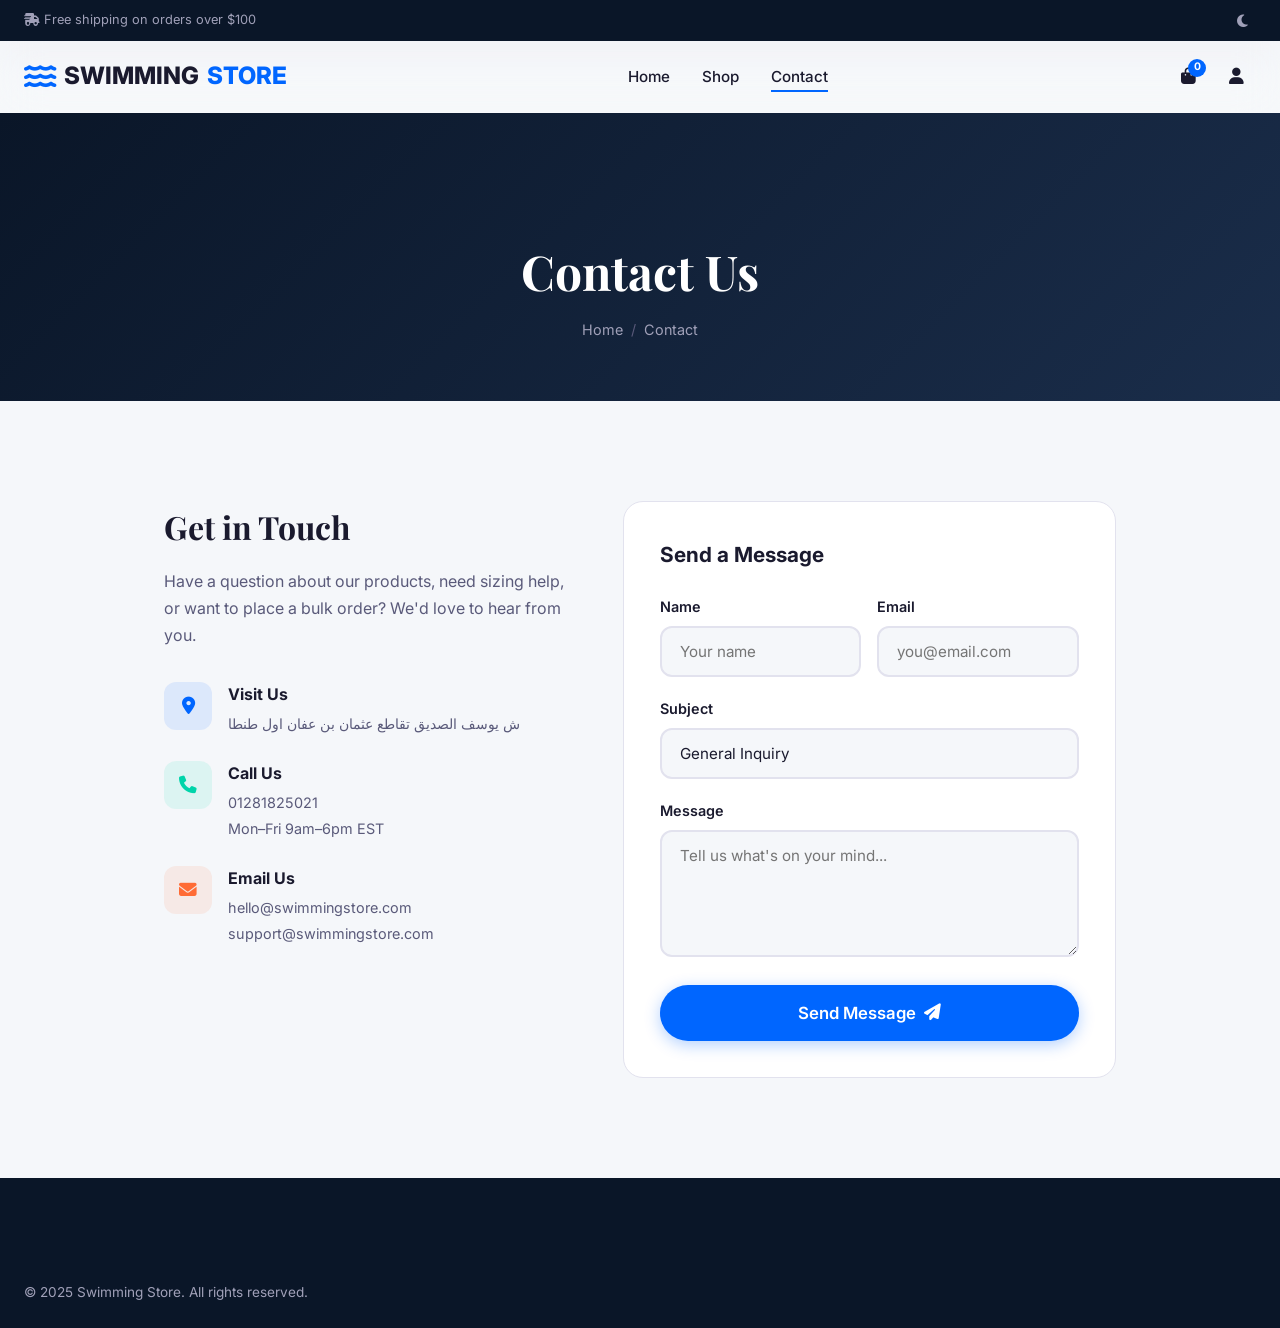
<file: Frontend/pages/contact.html>
<!DOCTYPE html>
<html lang="en">
<head>
    <meta charset="UTF-8">
    <meta name="viewport" content="width=device-width, initial-scale=1.0">
    <title>Contact — Swimming Store</title>
    <link href="https://fonts.googleapis.com/css2?family=Inter:wght@300;400;500;600;700;800;900&family=Playfair+Display:wght@700;800;900&display=swap" rel="stylesheet">
    <link rel="stylesheet" href="https://cdnjs.cloudflare.com/ajax/libs/font-awesome/6.5.0/css/all.min.css">
    <link rel="stylesheet" href="../css/style.css">
    <link rel="stylesheet" href="../css/shop.css">
    <link rel="stylesheet" href="../css/auth.css">
</head>
<body>
    <div class="top-bar">
        <div class="container top-bar-inner">
            <span><i class="fas fa-shipping-fast"></i> Free shipping on orders over $100</span>
            <div class="top-bar-right"><button id="theme-toggle" class="theme-btn"><i class="fas fa-moon"></i></button></div>
        </div>
    </div>

    <nav class="navbar" id="navbar">
        <div class="container nav-inner">
            <a href="../index.html" class="logo"><i class="fas fa-water"></i> SWIMMING<span>STORE</span></a>
            <ul class="nav-links" id="navLinks">
                <li><a href="../index.html">Home</a></li>
                <li><a href="shop.html">Shop</a></li>
                <li><a href="contact.html" class="active">Contact</a></li>
            </ul>
            <div class="nav-actions">
                <a href="cart.html" class="nav-icon"><i class="fas fa-shopping-bag"></i><span class="badge" id="cartBadge">0</span></a>
                <a href="login.html" class="nav-icon"><i class="fas fa-user"></i></a>
                <button class="hamburger" id="hamburger"><span></span><span></span><span></span></button>
            </div>
        </div>
    </nav>

    <div class="page-header">
        <div class="container">
            <h1>Contact Us</h1>
            <div class="breadcrumb"><a href="../index.html">Home</a><span class="sep">/</span><span>Contact</span></div>
        </div>
    </div>

    <section class="section">
        <div class="container" style="max-width:1000px">
            <div style="display:grid;grid-template-columns:1fr 1.2fr;gap:48px">
                <div>
                    <h2 style="font-family:var(--font-display);font-size:2rem;margin-bottom:16px">Get in Touch</h2>
                    <p style="color:var(--text-secondary);line-height:1.7;margin-bottom:32px">Have a question about our products, need sizing help, or want to place a bulk order? We'd love to hear from you.</p>

                    <div style="display:flex;flex-direction:column;gap:24px">
                        <div style="display:flex;gap:16px;align-items:flex-start">
                            <div style="width:48px;height:48px;border-radius:var(--radius);background:rgba(0,102,255,0.1);display:flex;align-items:center;justify-content:center;color:var(--primary);font-size:1.1rem;flex-shrink:0">
                                <i class="fas fa-map-marker-alt"></i>
                            </div>
                            <div>
                                <strong style="display:block;margin-bottom:4px">Visit Us</strong>
                                <span style="color:var(--text-secondary);font-size:0.9rem">ش يوسف الصديق تقاطع عثمان بن عفان اول طنطا</span>
                            </div>
                        </div>
                        <div style="display:flex;gap:16px;align-items:flex-start">
                            <div style="width:48px;height:48px;border-radius:var(--radius);background:rgba(0,212,170,0.1);display:flex;align-items:center;justify-content:center;color:var(--secondary);font-size:1.1rem;flex-shrink:0">
                                <i class="fas fa-phone"></i>
                            </div>
                            <div>
                                <strong style="display:block;margin-bottom:4px">Call Us</strong>
                                <span style="color:var(--text-secondary);font-size:0.9rem">01281825021<br>Mon–Fri 9am–6pm EST</span>
                            </div>
                        </div>
                        <div style="display:flex;gap:16px;align-items:flex-start">
                            <div style="width:48px;height:48px;border-radius:var(--radius);background:rgba(255,107,53,0.1);display:flex;align-items:center;justify-content:center;color:var(--accent);font-size:1.1rem;flex-shrink:0">
                                <i class="fas fa-envelope"></i>
                            </div>
                            <div>
                                <strong style="display:block;margin-bottom:4px">Email Us</strong>
                                <span style="color:var(--text-secondary);font-size:0.9rem">hello@swimmingstore.com<br>support@swimmingstore.com</span>
                            </div>
                        </div>
                    </div>
                </div>

                <div style="background:var(--card-bg);border:1px solid var(--border);border-radius:var(--radius-lg);padding:36px">
                    <h3 style="font-size:1.3rem;margin-bottom:24px">Send a Message</h3>
                    <form onsubmit="event.preventDefault(); showToast('Message sent! We\'ll get back to you soon.','success'); this.reset()">
                        <div class="form-row">
                            <div class="form-group"><label>Name</label><input type="text" class="form-control" placeholder="Your name" required></div>
                            <div class="form-group"><label>Email</label><input type="email" class="form-control" placeholder="you@email.com" required></div>
                        </div>
                        <div class="form-group">
                            <label>Subject</label>
                            <select class="form-control">
                                <option>General Inquiry</option>
                                <option>Product Question</option>
                                <option>Order Support</option>
                                <option>Bulk Order</option>
                                <option>Press</option>
                            </select>
                        </div>
                        <div class="form-group">
                            <label>Message</label>
                            <textarea class="form-control" rows="5" placeholder="Tell us what's on your mind..." required style="resize:vertical"></textarea>
                        </div>
                        <button type="submit" class="btn btn-primary btn-lg" style="width:100%;justify-content:center">
                            Send Message <i class="fas fa-paper-plane"></i>
                        </button>
                    </form>
                </div>
            </div>
        </div>
    </section>

    <footer class="footer">
        <div class="container"><div class="footer-bottom" style="border:none"><p>&copy; 2025 Swimming Store. All rights reserved.</p></div></div>
    </footer>

    <button class="back-to-top" id="backToTop"><i class="fas fa-chevron-up"></i></button>
    <script src="../js/main.js"></script>
</body>
</html>
</file>
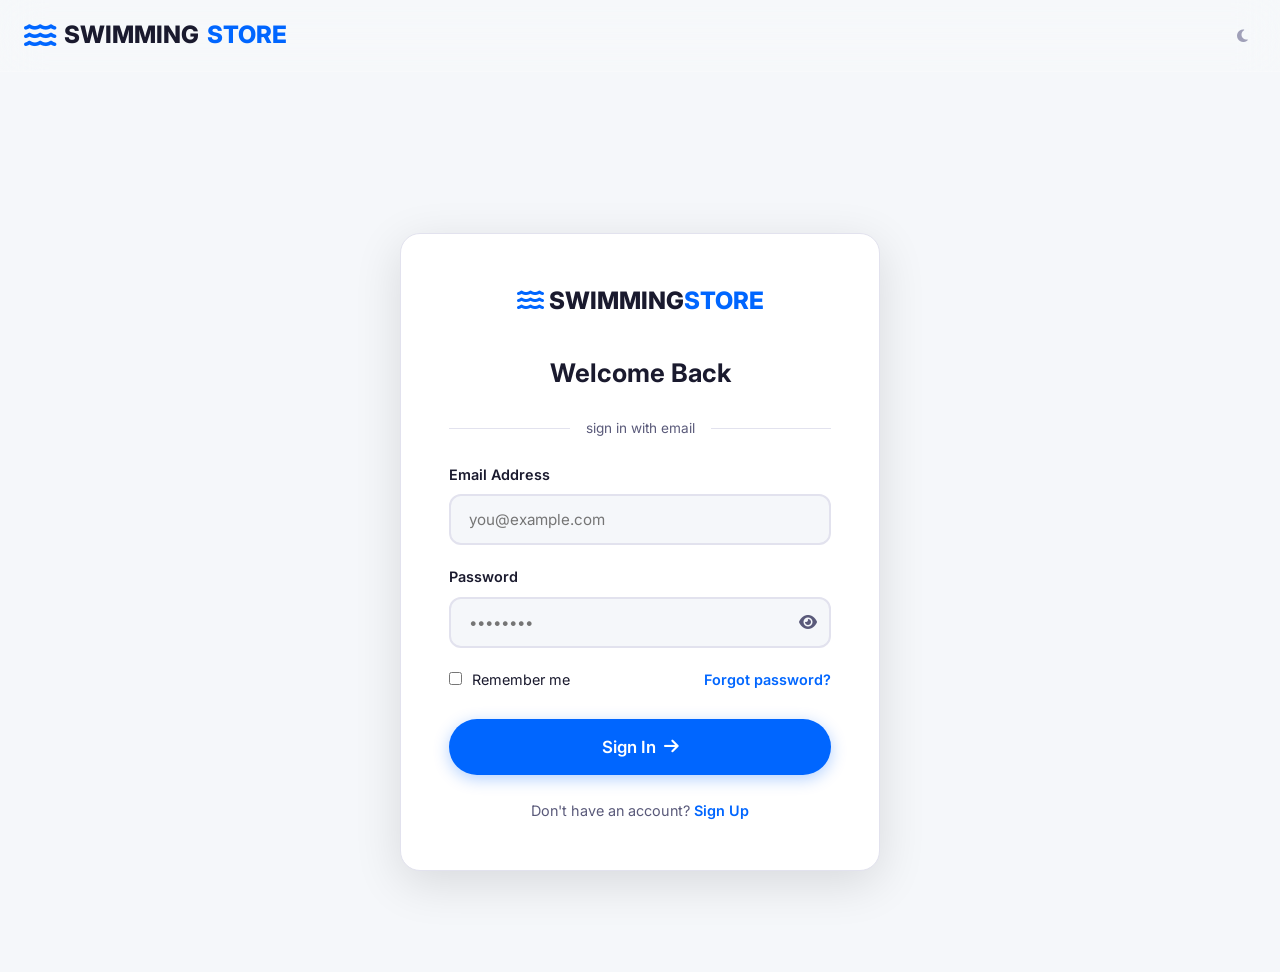
<file: Frontend/pages/login.html>
<!DOCTYPE html>
<html lang="en">
<head>
    <meta charset="UTF-8">
    <meta name="viewport" content="width=device-width, initial-scale=1.0">
    <title>Login — Swimming Store</title>
    <link href="https://fonts.googleapis.com/css2?family=Inter:wght@300;400;500;600;700;800;900&family=Playfair+Display:wght@700;800;900&display=swap" rel="stylesheet">
    <link rel="stylesheet" href="https://cdnjs.cloudflare.com/ajax/libs/font-awesome/6.5.0/css/all.min.css">
    <link rel="stylesheet" href="../css/style.css">
    <link rel="stylesheet" href="../css/auth.css">
</head>
<body>
    <nav class="navbar" id="navbar">
        <div class="container nav-inner">
            <a href="../index.html" class="logo"><i class="fas fa-water"></i> SWIMMING<span>STORE</span></a>
            <div class="nav-actions">
                <button id="theme-toggle" class="theme-btn"><i class="fas fa-moon"></i></button>
            </div>
        </div>
    </nav>

    <div class="auth-page">
        <div class="auth-card">
            <div class="auth-logo">
                <a href="../index.html"><i class="fas fa-water"></i> SWIMMING<span>STORE</span></a>
            </div>
            <h2>Welcome Back</h2>

            <div class="auth-divider">sign in with email</div>

            <form id="loginForm">
                <div class="form-group">
                    <label>Email Address</label>
                    <input type="email" id="loginEmail" class="form-control" placeholder="you@example.com" required>
                </div>
                <div class="form-group">
                    <label>Password</label>
                    <div class="password-wrapper">
                        <input type="password" class="form-control" placeholder="••••••••" required id="loginPassword">
                        <button type="button" class="password-toggle"
                            onclick="const i=document.getElementById('loginPassword');i.type=i.type==='password'?'text':'password';this.querySelector('i').className=i.type==='password'?'fas fa-eye':'fas fa-eye-slash'">
                            <i class="fas fa-eye"></i>
                        </button>
                    </div>
                </div>
                <div style="display:flex;justify-content:space-between;align-items:center;margin-bottom:20px;font-size:0.9rem">
                    <label><input type="checkbox" style="margin-right:6px"> Remember me</label>
                    <a href="#" style="color:var(--primary);font-weight:600">Forgot password?</a>
                </div>
                <button type="submit" class="btn btn-primary btn-lg">Sign In <i class="fas fa-arrow-right"></i></button>
            </form>

            <p class="auth-footer">Don't have an account? <a href="register.html">Sign Up</a></p>
        </div>
    </div>

    <script src="../js/main.js"></script>
</body>
</html>
</file>
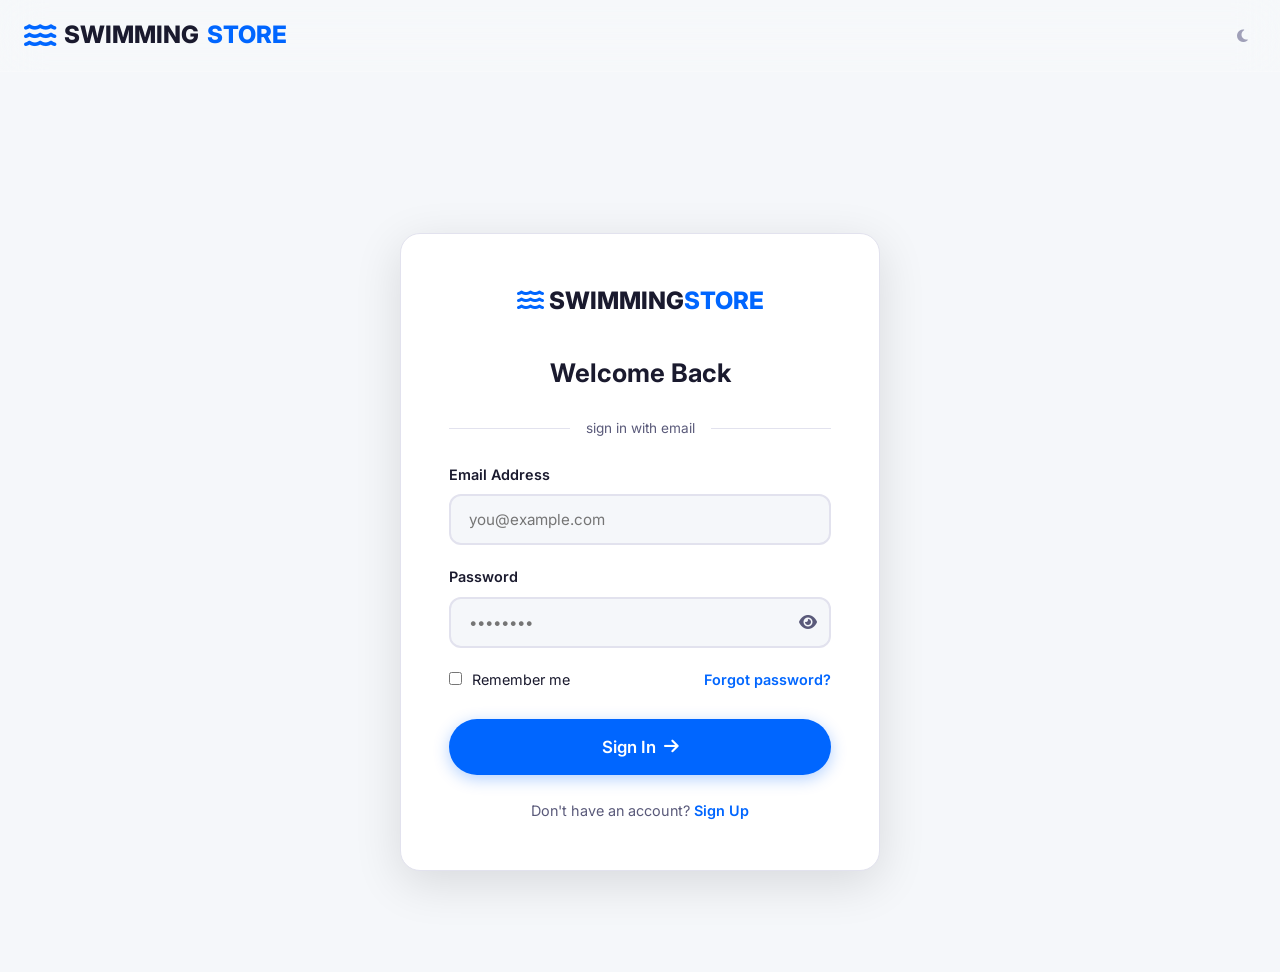
<file: Frontend/pages/orders.html>
<!DOCTYPE html>
<html lang="en">
<head>
    <meta charset="UTF-8">
    <meta name="viewport" content="width=device-width, initial-scale=1.0">
    <title>Orders — Swimming Store</title>
    <link href="https://fonts.googleapis.com/css2?family=Inter:wght@300;400;500;600;700;800;900&family=Playfair+Display:wght@700;800;900&display=swap" rel="stylesheet">
    <link rel="stylesheet" href="https://cdnjs.cloudflare.com/ajax/libs/font-awesome/6.5.0/css/all.min.css">
    <link rel="stylesheet" href="../css/style.css">
    <link rel="stylesheet" href="../css/auth.css">
</head>
<body>
    <div class="top-bar">
        <div class="container top-bar-inner">
            <span><i class="fas fa-shipping-fast"></i> Free shipping on orders over $100</span>
            <div class="top-bar-right"><button id="theme-toggle" class="theme-btn"><i class="fas fa-moon"></i></button></div>
        </div>
    </div>

    <nav class="navbar" id="navbar">
        <div class="container nav-inner">
            <a href="../index.html" class="logo"><i class="fas fa-water"></i> SWIMMING<span>STORE</span></a>
            <ul class="nav-links" id="navLinks">
                <li><a href="../index.html">Home</a></li>
                <li><a href="shop.html">Shop</a></li>
            </ul>
            <div class="nav-actions">
                <a href="cart.html" class="nav-icon"><i class="fas fa-shopping-bag"></i><span class="badge" id="cartBadge">0</span></a>
                <button class="hamburger" id="hamburger"><span></span><span></span><span></span></button>
            </div>
        </div>
    </nav>

    <div class="container profile-page">
        <div class="profile-layout">
            <div class="profile-sidebar">
                <div class="profile-avatar" id="profileInitials">JD</div>
                <h3 id="profileName">John Doe</h3>
                <p id="profileEmail">john.doe@email.com</p>
                <nav class="profile-nav">
                    <a href="profile.html"><i class="fas fa-user"></i> My Profile</a>
                    <a href="orders.html" class="active"><i class="fas fa-box"></i> My Orders</a>
                    <a href="wishlist.html"><i class="fas fa-heart"></i> Wishlist</a>
                    <a href="addresses.html"><i class="fas fa-map-marker-alt"></i> Addresses</a>
                    <a href="payment.html"><i class="fas fa-credit-card"></i> Payment</a>
                    <a href="login.html"><i class="fas fa-sign-out-alt"></i> Logout</a>
                </nav>
            </div>

            <div class="profile-content">
                <div style="display: flex; justify-content: space-between; align-items: center; margin-bottom: 10px;">
                    <h2>My Orders</h2>
                </div>

                <div class="order-tabs" style="display: flex; gap: 24px; margin-bottom: 24px; border-bottom: 2px solid #f1f5f9;">
                    <button class="tab-btn active" data-status="All" style="background:none; border:none; padding:10px 4px; font-weight:600; cursor:pointer; color:var(--primary); border-bottom: 2px solid var(--primary); margin-bottom:-2px; font-size: 0.95rem;">All Orders</button>
                    <button class="tab-btn" data-status="Pending" style="background:none; border:none; padding:10px 4px; font-weight:600; cursor:pointer; color:#64748b; font-size: 0.95rem;">Pending</button>
                    <button class="tab-btn" data-status="Shipped" style="background:none; border:none; padding:10px 4px; font-weight:600; cursor:pointer; color:#64748b; font-size: 0.95rem;">Shipped</button>
                    <button class="tab-btn" data-status="Delivered" style="background:none; border:none; padding:10px 4px; font-weight:600; cursor:pointer; color:#64748b; font-size: 0.95rem;">Delivered</button>
                </div>

                <div id="ordersContainer" style="display: grid; grid-template-columns: 1fr; gap: 20px;">
                    <div style="text-align: center; padding: 40px; color: #666;"><i class="fas fa-spinner fa-spin fa-2x"></i></div>
                </div>
            </div>
        </div>
    </div>

    <footer class="footer">
        <div class="container"><div class="footer-bottom" style="border:none"><p>&copy; 2025 Swimming Store.</p></div></div>
    </footer>
    <script src="../js/main.js"></script>
    <script>
        document.addEventListener('DOMContentLoaded', () => {
            if (!CURRENT_USER_ID) { window.location.href = 'login.html'; return; }

            if (currentUser) {
                document.getElementById('profileName').textContent = currentUser.first_name + (currentUser.last_name ? ' ' + currentUser.last_name : '');
                if (currentUser.email) document.getElementById('profileEmail').textContent = currentUser.email;
                document.getElementById('profileInitials').textContent = currentUser.first_name.charAt(0).toUpperCase();
            }

            document.querySelectorAll('.profile-nav a').forEach(link => {
                if(link.innerHTML.includes('My Orders')) { link.classList.add('active'); link.href="orders.html"; }
                else { link.classList.remove('active'); }
            });

            const container = document.getElementById('ordersContainer');
            let allOrders = []; 

            // --- 1. Fetch Orders from Django ---
            async function fetchOrders() {
                try {
                    const res = await fetch(`${API_BASE_URL}/orders/${CURRENT_USER_ID}/`);
                    const data = await res.json();
                    
                    if (data.orders && data.orders.length > 0) {
                        allOrders = data.orders;
                        renderOrders('All'); 
                    } else {
                        container.innerHTML = `<div style="text-align:center; padding: 40px; color:#666; border: 1px dashed #ccc; border-radius: 8px;">No orders found.</div>`;
                    }
                } catch (error) {
                    console.error("Error loading orders:", error);
                    container.innerHTML = `<div style="color:red; text-align:center; padding: 20px;">Failed to load orders.</div>`;
                }
            }

            // --- 2. Render Orders Based on Selected Tab ---
            function renderOrders(filterStatus) {
                const filteredOrders = filterStatus === 'All' 
                    ? allOrders 
                    : allOrders.filter(order => order.status.toLowerCase() === filterStatus.toLowerCase());

                if (filteredOrders.length === 0) {
                    container.innerHTML = `
                        <div style="text-align:center; padding: 40px; color:#64748b; background: white; border: 1px solid #eaeaea; border-radius: 12px;">
                            <i class="fas fa-box-open" style="font-size: 2rem; color: #cbd5e1; margin-bottom: 10px;"></i>
                            <p style="margin: 0;">No ${filterStatus !== 'All' ? filterStatus.toLowerCase() : ''} orders found.</p>
                        </div>`;
                    return;
                }

                // Draw the HTML
                container.innerHTML = filteredOrders.map(order => {
                    // Determine Dynamic Badge Colors
                    let badgeBg = '#f1f5f9'; let badgeColor = '#475569'; // Default
                    const stat = order.status.toLowerCase();
                    
                    if (stat === 'pending') { badgeBg = '#fef08a'; badgeColor = '#854d0e'; } // Yellow
                    else if (stat === 'shipped') { badgeBg = '#bfdbfe'; badgeColor = '#1e3a8a'; } // Blue
                    else if (stat === 'delivered') { badgeBg = '#bbf7d0'; badgeColor = '#166534'; } // Green

                    // Draw Items List
                    const itemsHTML = order.items.map(item => `
                        <div style="display: flex; align-items: center; gap: 15px; padding: 15px 0; border-bottom: 1px solid #f1f5f9;">
                            
                            <div style="width: 50px; height: 50px; background: #f8f9fb; border-radius: 8px; overflow: hidden; display: flex; align-items: center; justify-content: center; flex-shrink: 0; border: 1px solid #eaeaea;">
                                <img src="${item.image}" alt="${item.product_name}" style="width: 100%; height: 100%; object-fit: cover;">
                            </div>
                            
                            <div style="flex: 1;">
                                <h4 style="margin: 0 0 4px 0; font-size: 0.95rem; color: #0f172a;">${item.product_name}</h4>
                                <p style="margin: 0; font-size: 0.85rem; color: #64748b;">Size: ${item.size || 'N/A'} | Color: ${item.color || 'N/A'} &times; ${item.quantity}</p>
                            </div>
                            <div style="font-weight: 600; color: #0f172a;">$${item.price.toFixed(2)}</div>
                        </div>
                    `).join('');

                    // Draw Full Order Card
                    return `
                        <div style="background: white; border: 1px solid #eaeaea; border-radius: 12px; padding: 24px; box-shadow: 0 2px 4px rgba(0,0,0,0.02); margin-bottom: 20px;">
                            <div style="display: flex; justify-content: space-between; align-items: center; border-bottom: 1px solid #eaeaea; padding-bottom: 16px; margin-bottom: 8px;">
                                <div style="display: flex; gap: 40px;">
                                    <div>
                                        <p style="margin: 0 0 4px 0; font-size: 0.8rem; color: #64748b; text-transform: uppercase; letter-spacing: 0.5px;">Order ID</p>
                                        <p style="margin: 0; font-weight: 600; color: #0f172a;">#SS-2026-${String(order.order_id).padStart(3, '0')}</p>
                                    </div>
                                    <div>
                                        <p style="margin: 0 0 4px 0; font-size: 0.8rem; color: #64748b; text-transform: uppercase; letter-spacing: 0.5px;">Total</p>
                                        <p style="margin: 0; font-weight: 600; color: #0f172a;">$${order.total.toFixed(2)}</p>
                                    </div>
                                </div>
                                <span style="background: ${badgeBg}; color: ${badgeColor}; padding: 6px 16px; border-radius: 20px; font-size: 0.85rem; font-weight: 600;">
                                    ${order.status}
                                </span>
                            </div>
                            ${itemsHTML}
                        </div>
                    `;
                }).join('');
            }

            // --- 3. Tab Click Listener ---
            document.querySelectorAll('.tab-btn').forEach(btn => {
                btn.addEventListener('click', (e) => {
                    // Reset all tabs to inactive gray
                    document.querySelectorAll('.tab-btn').forEach(b => {
                        b.classList.remove('active');
                        b.style.color = '#64748b';
                        b.style.borderBottom = 'none';
                    });
                    
                    // Set clicked tab to active blue
                    e.target.classList.add('active');
                    e.target.style.color = 'var(--primary)';
                    e.target.style.borderBottom = '2px solid var(--primary)';
                    e.target.style.marginBottom = '-2px';
                    
                    // Filter the orders!
                    renderOrders(e.target.dataset.status);
                });
            });

            fetchOrders();
        });
    </script>
</body>
</html>
</file>
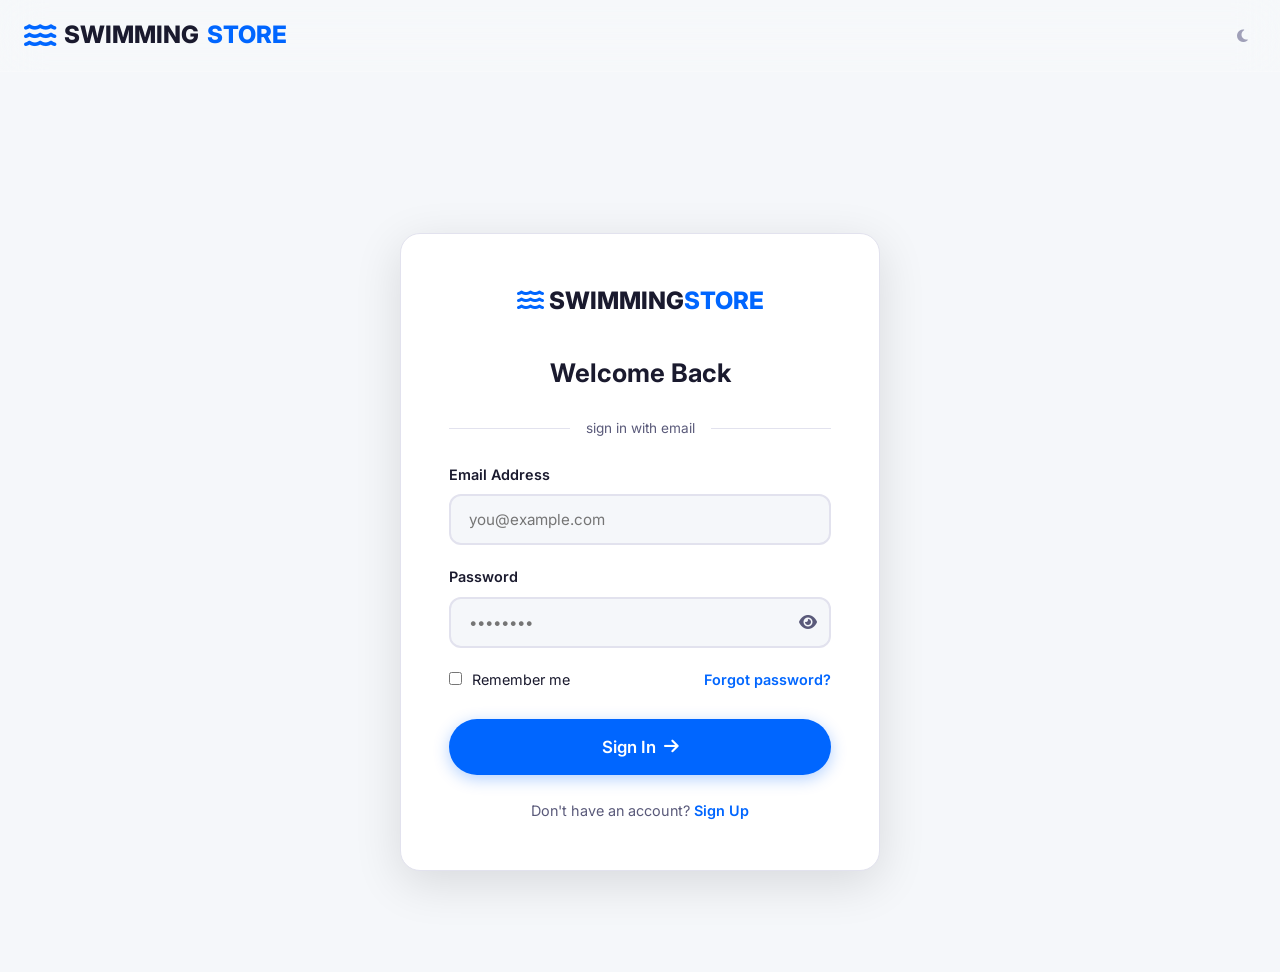
<file: Frontend/pages/payment.html>
<!DOCTYPE html>
<html lang="en">
<head>
    <meta charset="UTF-8">
    <meta name="viewport" content="width=device-width, initial-scale=1.0">
    <title>Profile — Swimming Store</title>
    <link href="https://fonts.googleapis.com/css2?family=Inter:wght@300;400;500;600;700;800;900&family=Playfair+Display:wght@700;800;900&display=swap" rel="stylesheet">
    <link rel="stylesheet" href="https://cdnjs.cloudflare.com/ajax/libs/font-awesome/6.5.0/css/all.min.css">
    <link rel="stylesheet" href="../css/style.css">
    <link rel="stylesheet" href="../css/auth.css">
</head>
<body>
    <div class="top-bar">
        <div class="container top-bar-inner">
            <span><i class="fas fa-shipping-fast"></i> Free shipping on orders over $100</span>
            <div class="top-bar-right"><button id="theme-toggle" class="theme-btn"><i class="fas fa-moon"></i></button></div>
        </div>
    </div>

    <nav class="navbar" id="navbar">
        <div class="container nav-inner">
            <a href="../index.html" class="logo"><i class="fas fa-water"></i> SWIMMING<span>STORE</span></a>
            <ul class="nav-links" id="navLinks">
                <li><a href="../index.html">Home</a></li>
                <li><a href="shop.html">Shop</a></li>
                <li><a href="contact.html">Contact</a></li>
            </ul>
            <div class="nav-actions">
                <a href="wishlist.html" class="nav-icon"><i class="fas fa-heart"></i><span class="badge" id="wishBadge">0</span></a>
                <a href="cart.html" class="nav-icon"><i class="fas fa-shopping-bag"></i><span class="badge" id="cartBadge">0</span></a>
                <button class="hamburger" id="hamburger"><span></span><span></span><span></span></button>
            </div>
        </div>
    </nav>

    <div class="container profile-page">
        <div class="profile-layout">
            <div class="profile-sidebar">
                <div class="profile-avatar" id="profileInitials">JD</div>
                <h3 id="profileName">John Doe</h3>
                <p id="profileEmail">john.doe@email.com</p>
                <nav class="profile-nav">
                    <a href="profile.html" class="active"><i class="fas fa-user"></i> My Profile</a>
                    <a href="orders.html"><i class="fas fa-box"></i> My Orders</a>
                    <a href="wishlist.html"><i class="fas fa-heart"></i> Wishlist</a>
                    <a href="addresses.html"><i class="fas fa-map-marker-alt"></i> Addresses</a>
                    <a href="#"><i class="fas fa-credit-card"></i> Payment</a>
                    <a href="#" onclick="event.preventDefault(); logoutUser();" class="logout-btn">
                        <i class="fas fa-sign-out-alt"></i> Logout
                    </a>
                </nav>
            </div>

            <div class="profile-content">
                <div style="display: flex; justify-content: space-between; align-items: center; margin-bottom: 24px;">
                    <h2>Payment Methods</h2>
                    <button id="showCardFormBtn" class="btn btn-primary" style="padding: 8px 16px; font-size: 0.9rem;">+ Add New Card</button>
                </div>

                <div id="paymentsContainer" style="display: grid; grid-template-columns: 1fr; gap: 20px; margin-bottom: 30px;">
                    <div style="text-align: center; padding: 40px; color: #666;"><i class="fas fa-spinner fa-spin fa-2x"></i></div>
                </div>

                <div id="cardFormContainer" style="display: none; background: #f8f9fb; padding: 24px; border-radius: 12px; border: 1px solid #eaeaea;">
                    <h3 style="margin-bottom: 16px;">Add New Card</h3>
                    <form id="newCardForm">
                        <div class="form-group">
                            <label>Card Number (16 Digits)</label>
                            <input type="text" id="cardNumber" class="form-control" placeholder="1234567890123456" maxlength="16" required>
                        </div>
                        <div class="form-row" style="display: flex; gap: 16px;">
                            <div class="form-group" style="flex: 1;">
                                <label>Expiry Date (MM/YY)</label>
                                <input type="text" id="cardExpiry" class="form-control" placeholder="12/26" maxlength="5" required>
                            </div>
                            <div class="form-group" style="flex: 1;">
                                <label>CVC (3 Digits)</label>
                                <input type="text" id="cardCVC" class="form-control" placeholder="123" maxlength="4" required>
                            </div>
                        </div>
                        <div class="form-group">
                            <label style="display:flex; align-items:center; cursor:pointer;">
                                <input type="checkbox" id="cardDefault" style="margin-right:8px; width:auto;"> Set as default payment method
                            </label>
                        </div>
                        <div id="formErrorMsg" style="color: #ef4444; font-size: 0.85rem; margin-bottom: 15px; display: none;"></div>
                        <div style="display: flex; gap: 10px;">
                            <button type="submit" class="btn btn-primary">Save Card</button>
                            <button type="button" id="cancelCardBtn" class="btn" style="background: #e2e8f0; color: #475569;">Cancel</button>
                        </div>
                    </form>
                </div>
            </div>
        </div>
    </div>

    <footer class="footer">
        <div class="container"><div class="footer-bottom" style="border:none"><p>&copy; 2025 Swimming Store.</p></div></div>
    </footer>
    <script src="../js/main.js"></script>
    <script src="../js/main.js"></script>
    <script>
        document.addEventListener('DOMContentLoaded', () => {
            if (!CURRENT_USER_ID) { window.location.href = 'login.html'; return; }

            if (currentUser) {
                document.getElementById('profileName').textContent = currentUser.first_name + (currentUser.last_name ? ' ' + currentUser.last_name : '');
                if (currentUser.email) document.getElementById('profileEmail').textContent = currentUser.email;
                document.getElementById('profileInitials').textContent = currentUser.first_name.charAt(0).toUpperCase();
            }

            document.querySelectorAll('.profile-nav a').forEach(link => {
                if(link.innerHTML.includes('Payment')) { link.classList.add('active'); link.href="payment.html"; }
                else { link.classList.remove('active'); }
            });

            const container = document.getElementById('paymentsContainer');
            const formContainer = document.getElementById('cardFormContainer');
            const errorMsg = document.getElementById('formErrorMsg');
            
            document.getElementById('showCardFormBtn').addEventListener('click', () => formContainer.style.display = 'block');
            document.getElementById('cancelCardBtn').addEventListener('click', () => {
                formContainer.style.display = 'none';
                document.getElementById('newCardForm').reset();
                errorMsg.style.display = 'none';
            });

            async function loadPayments() {
                try {
                    const res = await fetch(`${API_BASE_URL}/payments/${CURRENT_USER_ID}/`);
                    const data = await res.json();
                    
                    if (data.payments.length === 0) {
                        container.innerHTML = `<div style="text-align:center; color:#666; padding: 20px;">No payment methods saved.</div>`;
                        return;
                    }

                    container.innerHTML = data.payments.map(card => `
                        <div style="border: 1px solid ${card.is_default ? 'var(--primary)' : '#eaeaea'}; border-radius: 8px; padding: 20px; position:relative; background:white; display:flex; align-items:center; gap: 20px;">
                            <div style="font-size: 2rem; color: #1e293b;"><i class="fab fa-cc-visa"></i></div>
                            <div style="flex: 1;">
                                <h4 style="margin-bottom:4px;">•••• •••• •••• ${card.last_four}</h4>
                                <p style="color:#666; font-size:0.9rem; margin:0;">Expires: ${card.expiry_date}</p>
                            </div>
                            
                            ${card.is_default ? 
                                '<span style="background:var(--primary); color:white; font-size:0.75rem; padding:4px 10px; border-radius:12px; font-weight:600;">Default</span>' : 
                                `<button onclick="setDefault(${card.payment_id})" style="background:#f1f5f9; border:none; color:#64748b; font-size:0.75rem; padding:6px 12px; border-radius:12px; cursor:pointer; font-weight:600;">Set Default</button>`
                            }
                            
                            <button onclick="deleteCard(${card.payment_id})" style="background:none; border:none; color:#ef4444; font-size:1.1rem; cursor:pointer; margin-left:10px;"><i class="fas fa-trash-alt"></i></button>
                        </div>
                    `).join('');
                } catch (error) {
                    container.innerHTML = '<p style="color:red;">Failed to load cards.</p>';
                }
            }

            window.setDefault = async (id) => {
                await fetch(`${API_BASE_URL}/payments/default/${CURRENT_USER_ID}/${id}/`, { method: 'PUT' });
                loadPayments();
            };

            window.deleteCard = async (id) => {
                if(!confirm("Delete this card?")) return;
                await fetch(`${API_BASE_URL}/payments/delete/${id}/`, { method: 'DELETE' });
                loadPayments();
            };

            // STRICT INPUT VALIDATION
            document.getElementById('newCardForm').addEventListener('submit', async (e) => {
                e.preventDefault();
                errorMsg.style.display = 'none';
                
                const num = document.getElementById('cardNumber').value.trim();
                const exp = document.getElementById('cardExpiry').value.trim();
                const cvc = document.getElementById('cardCVC').value.trim();

                // 1. Validate 16 Digits
                if (!/^\d{16}$/.test(num)) {
                    errorMsg.textContent = "Card number must be exactly 16 digits.";
                    errorMsg.style.display = 'block'; return;
                }
                
                // 2. Validate MM/YY Date
                if (!/^(0[1-9]|1[0-2])\/\d{2}$/.test(exp)) {
                    errorMsg.textContent = "Expiry must be in MM/YY format (e.g., 05/26).";
                    errorMsg.style.display = 'block'; return;
                }

                // 3. Validate CVC
                if (!/^\d{3,4}$/.test(cvc)) {
                    errorMsg.textContent = "CVC must be 3 or 4 digits.";
                    errorMsg.style.display = 'block'; return;
                }
                
                try {
                    const res = await fetch(`${API_BASE_URL}/payments/${CURRENT_USER_ID}/`, {
                        method: 'POST',
                        headers: { 'Content-Type': 'application/json' },
                        body: JSON.stringify({
                            card_number: num,
                            expiry_date: exp,
                            cvc: cvc,
                            is_default: document.getElementById('cardDefault').checked
                        })
                    });

                    if (res.ok) {
                        showToast('Card saved!', 'success');
                        document.getElementById('newCardForm').reset();
                        formContainer.style.display = 'none';
                        loadPayments();
                    }
                } catch (error) {
                    console.error(error);
                }
            });

            loadPayments();
        });
    </script>
</body>
</html>
</file>
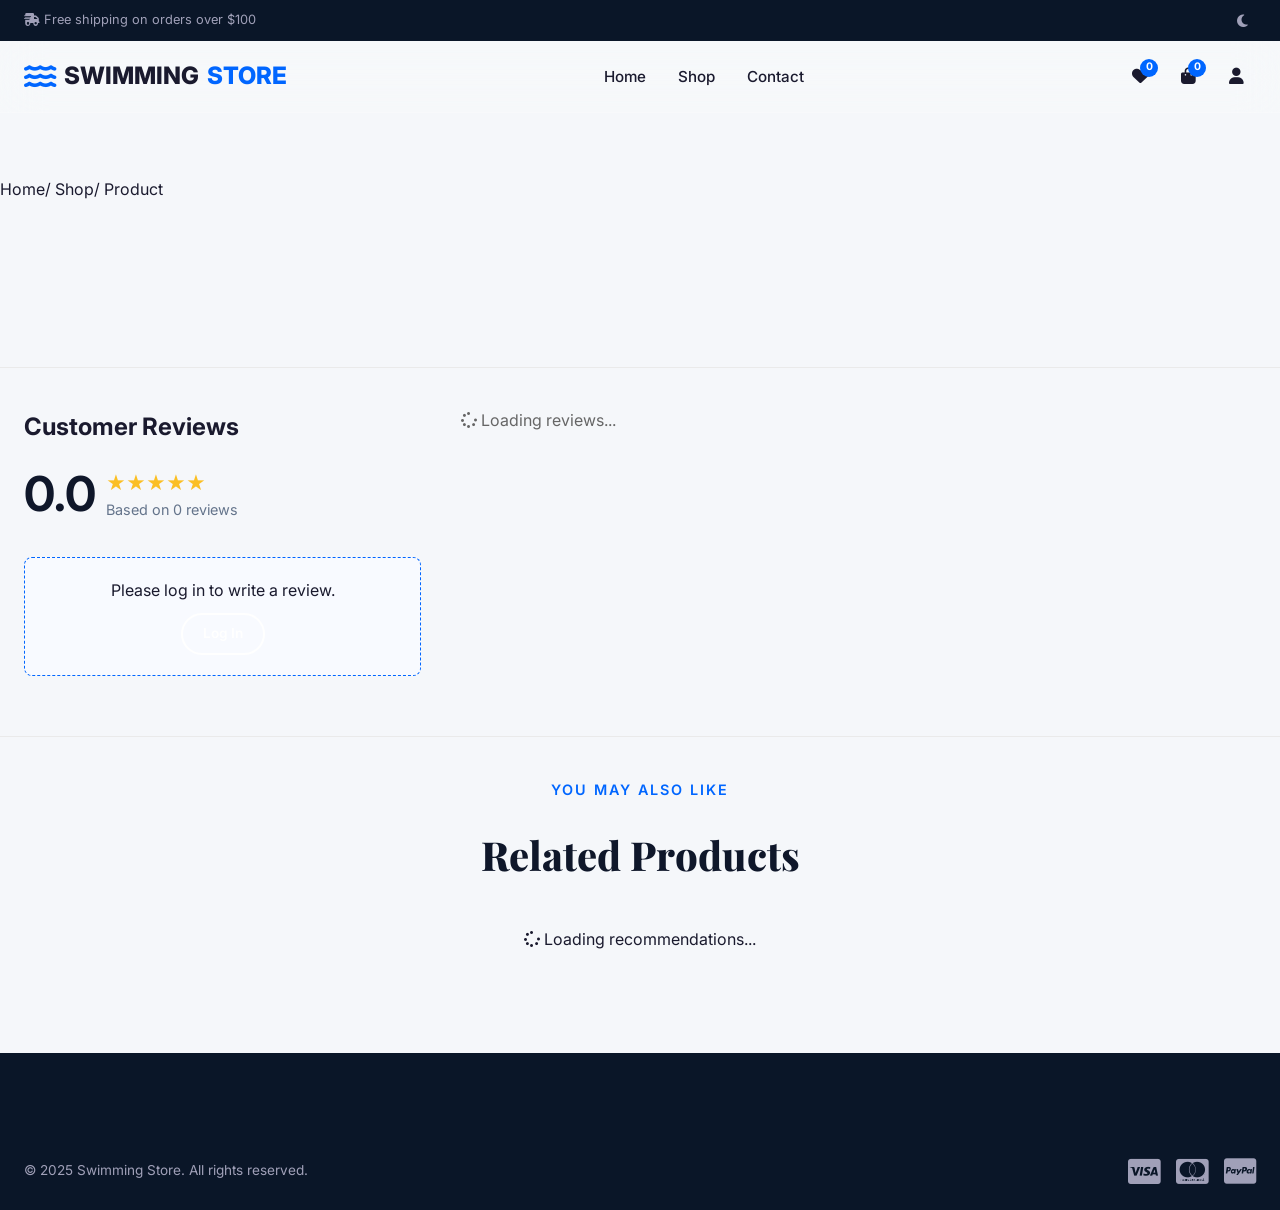
<file: Frontend/pages/product.html>
<!DOCTYPE html>
<html lang="en">
<head>
    <meta charset="UTF-8">
    <meta name="viewport" content="width=device-width, initial-scale=1.0">
    <title>Product — Swimming Store</title>
    <link href="https://fonts.googleapis.com/css2?family=Inter:wght@300;400;500;600;700;800;900&family=Playfair+Display:wght@700;800;900&display=swap" rel="stylesheet">
    <link rel="stylesheet" href="https://cdnjs.cloudflare.com/ajax/libs/font-awesome/6.5.0/css/all.min.css">
    <link rel="stylesheet" href="../css/style.css">
    <link rel="stylesheet" href="../css/product.css">
</head>
<body>
    <div class="top-bar">
        <div class="container top-bar-inner">
            <span><i class="fas fa-shipping-fast"></i> Free shipping on orders over $100</span>
            <div class="top-bar-right">
                <button id="theme-toggle" class="theme-btn"><i class="fas fa-moon"></i></button>
            </div>
        </div>
    </div>

    <nav class="navbar" id="navbar">
        <div class="container nav-inner">
            <a href="../index.html" class="logo"><i class="fas fa-water"></i> SWIMMING<span>STORE</span></a>
            <ul class="nav-links" id="navLinks">
                <li><a href="../index.html">Home</a></li>
                <li><a href="shop.html">Shop</a></li>
                <li><a href="contact.html">Contact</a></li>
            </ul>
            <div class="nav-actions">
                <a href="wishlist.html" class="nav-icon"><i class="fas fa-heart"></i><span class="badge" id="wishBadge">0</span></a>
                <a href="cart.html" class="nav-icon"><i class="fas fa-shopping-bag"></i><span class="badge" id="cartBadge">0</span></a>
                <a href="login.html" class="nav-icon"><i class="fas fa-user"></i></a>
                <button class="hamburger" id="hamburger"><span></span><span></span><span></span></button>
            </div>
        </div>
    </nav>

    <div class="container product-detail">
        <div class="breadcrumb" style="padding:24px 0;justify-content:flex-start">
            <a href="../index.html">Home</a><span class="sep">/</span>
            <a href="shop.html">Shop</a><span class="sep">/</span>
            <span>Product</span>
        </div>
        <div id="productDetail"></div>
    </div>

    <div class="container" style="margin-top: 60px; margin-bottom: 60px; padding-top: 40px; border-top: 1px solid #eaeaea;">
        <div style="display: grid; grid-template-columns: 1fr 2fr; gap: 40px;">
            
            <div>
                <h2 style="margin-bottom: 10px;">Customer Reviews</h2>
                <div style="display: flex; align-items: center; gap: 10px; margin-bottom: 24px;">
                    <h1 id="avgRatingDisplay" style="margin: 0; font-size: 3rem; color: #0f172a;">0.0</h1>
                    <div>
                        <div id="starsDisplay" style="color: #fbbf24; font-size: 1.2rem;">★★★★★</div>
                        <p id="totalReviewsDisplay" style="margin: 0; color: #64748b; font-size: 0.9rem;">Based on 0 reviews</p>
                    </div>
                </div>

                <div id="writeReviewBox" style="background: #f8f9fb; padding: 24px; border-radius: 12px; border: 1px solid #eaeaea; display: none;">
                    <h3 style="margin-bottom: 16px; font-size: 1.1rem;">Write a Review</h3>
                    <form id="reviewForm">
                        <div style="margin-bottom: 15px;">
                            <label style="display: block; font-size: 0.9rem; font-weight: 600; margin-bottom: 5px;">Rating</label>
                            <div class="star-rating" style="display: flex; flex-direction: row-reverse; justify-content: flex-end; gap: 5px;">
                                <input type="radio" id="star5" name="rating" value="5" style="display:none;"><label for="star5" style="cursor:pointer; font-size:1.5rem; color:#cbd5e1;">★</label>
                                <input type="radio" id="star4" name="rating" value="4" style="display:none;"><label for="star4" style="cursor:pointer; font-size:1.5rem; color:#cbd5e1;">★</label>
                                <input type="radio" id="star3" name="rating" value="3" style="display:none;"><label for="star3" style="cursor:pointer; font-size:1.5rem; color:#cbd5e1;">★</label>
                                <input type="radio" id="star2" name="rating" value="2" style="display:none;"><label for="star2" style="cursor:pointer; font-size:1.5rem; color:#cbd5e1;">★</label>
                                <input type="radio" id="star1" name="rating" value="1" style="display:none;"><label for="star1" style="cursor:pointer; font-size:1.5rem; color:#cbd5e1;">★</label>
                            </div>
                        </div>
                        <div class="form-group">
                            <input type="text" id="reviewTitle" class="form-control" placeholder="Review Title" required>
                        </div>
                        <div class="form-group">
                            <textarea id="reviewBody" class="form-control" rows="4" placeholder="What did you like or dislike?" required></textarea>
                        </div>
                        <button type="submit" class="btn btn-primary" style="width: 100%;">Submit Review</button>
                    </form>
                </div>
                <div id="loginPromptBox" style="padding: 20px; background: #f8faff; border: 1px dashed var(--primary); border-radius: 8px; text-align: center;">
                    <p style="margin-bottom: 10px;">Please log in to write a review.</p>
                    <a href="login.html" class="btn btn-sm btn-outline">Log In</a>
                </div>
            </div>

            <div>
                <div id="reviewTabs" style="display: none; gap: 24px; border-bottom: 2px solid #f1f5f9; margin-bottom: 24px;">
                    <button class="rev-tab-btn active" data-filter="all" style="background:none; border:none; padding:10px 4px; font-weight:600; cursor:pointer; color:var(--primary); border-bottom: 2px solid var(--primary); margin-bottom:-2px; font-size: 0.95rem;">All Reviews</button>
                    <button class="rev-tab-btn" data-filter="mine" style="background:none; border:none; padding:10px 4px; font-weight:600; cursor:pointer; color:#64748b; font-size: 0.95rem;">My Review</button>
                </div>

                <div id="reviewsListContainer" style="display: flex; flex-direction: column; gap: 20px;">
                    <p style="color: #666;"><i class="fas fa-spinner fa-spin"></i> Loading reviews...</p>
                </div>
            </div>
            
        </div>
    </div>

    <style>
        .star-rating input:checked ~ label { color: #fbbf24 !important; }
        .star-rating label:hover, .star-rating label:hover ~ label { color: #fbbf24 !important; }
    </style>

    <section class="section related-products" style="margin-top: 60px; padding-top: 40px; border-top: 1px solid #eaeaea;">
        <div class="container">
            
            <div class="section-header" style="text-align: center; margin-bottom: 40px;">
                <span class="section-tag" style="color: var(--primary); font-weight: 600; font-size: 0.9rem; letter-spacing: 2px; text-transform: uppercase;">You May Also Like</span>
                <h2 style="font-size: 2.5rem; font-family: 'Playfair Display', serif; color: #0f172a; margin-top: 10px;">Related Products</h2>
            </div>
            
            <div id="relatedProductsGrid" style="display: grid; grid-template-columns: repeat(auto-fill, minmax(250px, 1fr)); gap: 20px;">
                <p style="text-align: center; grid-column: 1/-1;"><i class="fas fa-spinner fa-spin"></i> Loading recommendations...</p>
            </div>
            
        </div>
    </section>

    <footer class="footer">
        <div class="container">
            <div class="footer-bottom" style="border:none">
                <p>&copy; 2025 Swimming Store. All rights reserved.</p>
                <div class="payment-icons">
                    <i class="fab fa-cc-visa"></i><i class="fab fa-cc-mastercard"></i><i class="fab fa-cc-paypal"></i>
                </div>
            </div>
        </div>
    </footer>

    <button class="back-to-top" id="backToTop"><i class="fas fa-chevron-up"></i></button>
    <script src="../js/main.js"></script>
    <script src="../js/product.js"></script>
   <script>
        let isProductWished = false;

        async function checkInitialWishlist() {
            if (!CURRENT_USER_ID || !PRODUCT_ID) return;
            try {
                const timestamp = new Date().getTime();
                const res = await fetch(`${API_BASE_URL}/wishlist/${CURRENT_USER_ID}/?t=${timestamp}`, { cache: 'no-store' });
                const data = await res.json();
                
                const wishlistIds = data.wishlist_ids || [];
                isProductWished = wishlistIds.includes(parseInt(PRODUCT_ID));
                updateWishlistUI();
            } catch (e) { console.error("Error checking wishlist:", e); }
        }

        window.toggleProductWishlist = async function() {
            if (!CURRENT_USER_ID) {
                window.location.href = 'login.html';
                return;
            }
            try {
                const res = await fetch(`${API_BASE_URL}/wishlist/toggle/`, {
                    method: 'POST',
                    headers: { 'Content-Type': 'application/json' },
                    body: JSON.stringify({ user_id: CURRENT_USER_ID, product_id: PRODUCT_ID })
                });
                if (res.ok) {
                    const data = await res.json();
                    isProductWished = data.added;
                    updateWishlistUI();
                    
                    // Update the navbar badge instantly
                    if (typeof updateWishlistBadge === 'function') updateWishlistBadge();
                }
            } catch (e) { console.error("Wishlist Toggle Error:", e); }
        };

        function updateWishlistUI() {
            const icon = document.getElementById('wishlistIcon');
            const btn = document.getElementById('wishlistBtn');
            
            // Safety check: if the heart hasn't been drawn yet, wait!
            if (!icon || !btn) return; 
            
            if (isProductWished) {
                icon.className = 'fas fa-heart'; 
                icon.style.color = '#ef4444'; // Red
                btn.style.borderColor = '#fee2e2';
                btn.style.background = '#fff5f5';
            } else {
                icon.className = 'far fa-heart'; 
                icon.style.color = '#cbd5e1'; // Gray
                btn.style.borderColor = '#eaeaea';
                btn.style.background = 'white';
            }
        }

        // Trigger the check on page load
        if (typeof PRODUCT_ID !== 'undefined') {
            checkInitialWishlist();
        }
        // --- REVIEWS LOGIC ---
        const writeReviewBox = document.getElementById('writeReviewBox');
        const loginPromptBox = document.getElementById('loginPromptBox');
        const reviewsListContainer = document.getElementById('reviewsListContainer');
        const reviewForm = document.getElementById('reviewForm');
        
        let editingReviewId = null;
        let allReviewsData = [];

        // Show/Hide Review Form based on login status
        if (CURRENT_USER_ID) {
            writeReviewBox.style.display = 'block';
            loginPromptBox.style.display = 'none';
        }

        // Function to generate Star HTML based on rating
        function generateStars(rating) {
            let stars = '';
            for (let i = 1; i <= 5; i++) {
                stars += i <= rating ? '<i class="fas fa-star" style="color:#fbbf24;"></i>' : '<i class="far fa-star" style="color:#cbd5e1;"></i>';
            }
            return stars;
        }

        // 1. Fetch and Render Reviews
        async function loadReviews() {
            try {
                const res = await fetch(`${API_BASE_URL}/reviews/${PRODUCT_ID}/`);
                const data = await res.json();

                // Update Averages summary
                document.getElementById('avgRatingDisplay').textContent = data.average_rating.toFixed(1);
                document.getElementById('totalReviewsDisplay').textContent = `Based on ${data.total_reviews} reviews`;
                document.getElementById('starsDisplay').innerHTML = generateStars(Math.round(data.average_rating));

                // Save to memory for the tabs
                allReviewsData = data.reviews;

                // Show tabs ONLY if the user is logged in
                const reviewTabs = document.getElementById('reviewTabs');
                if (CURRENT_USER_ID && reviewTabs) {
                    reviewTabs.style.display = 'flex';
                }

                // Default to showing all reviews
                renderReviewList('all');

            } catch (error) {
                console.error("Error loading reviews", error);
                reviewsListContainer.innerHTML = '<p style="color:red;">Error loading reviews.</p>';
            }
        }

        // 2. Render List based on Tab Filter
        function renderReviewList(filter) {
            let reviewsToDraw = allReviewsData;

            // Filter if "My Review" is clicked
            if (filter === 'mine') {
                reviewsToDraw = allReviewsData.filter(r => CURRENT_USER_ID && r.user_id === parseInt(CURRENT_USER_ID));
            }

            if (reviewsToDraw.length === 0) {
                const msg = filter === 'mine' ? "You haven't reviewed this product yet." : "No reviews yet. Be the first to review this product!";
                reviewsListContainer.innerHTML = `<div style="padding: 40px; text-align: center; border: 1px dashed #eaeaea; border-radius: 12px; color: #64748b;">${msg}</div>`;
                return;
            }

            // Draw the Review Cards
            reviewsListContainer.innerHTML = reviewsToDraw.map(review => {
                const isOwner = CURRENT_USER_ID && parseInt(CURRENT_USER_ID) === review.user_id;
                
                // Add Edit/Delete buttons if they own it
                const actionButtons = isOwner ? `
                    <div style="display:flex; gap:10px; margin-top:12px; border-top: 1px dashed #eaeaea; padding-top: 12px;">
                        <button onclick="editReview(${review.review_id}, ${review.rating}, '${review.title.replace(/'/g, "\\'")}', '${review.body.replace(/'/g, "\\'")}')" class="btn btn-sm" style="background:#f1f5f9; color:#475569; border:none; padding: 4px 12px; font-size: 0.8rem; border-radius: 6px; cursor:pointer;"><i class="fas fa-edit"></i> Edit</button>
                        <button onclick="deleteReview(${review.review_id})" class="btn btn-sm" style="background:#fee2e2; color:#ef4444; border:none; padding: 4px 12px; font-size: 0.8rem; border-radius: 6px; cursor:pointer;"><i class="fas fa-trash"></i> Delete</button>
                    </div>
                ` : '';

                // Highlight the user's own review
                const borderStyle = isOwner ? 'border: 2px solid var(--primary);' : 'border: 1px solid #eaeaea;';

                return `
                    <div style="padding: 24px; border-radius: 12px; background: white; ${borderStyle}">
                        <div style="display: flex; justify-content: space-between; margin-bottom: 8px;">
                            <div style="font-size: 0.9rem;">${generateStars(review.rating)}</div>
                            <span style="font-size: 0.85rem; color: #94a3b8;">${review.date}</span>
                        </div>
                        <h4 style="margin: 0 0 8px 0; color: #0f172a;">${review.title}</h4>
                        <p style="margin: 0 0 16px 0; color: #475569; font-size: 0.95rem; line-height: 1.5;">${review.body}</p>
                        <p style="margin: 0; font-size: 0.85rem; color: #64748b; font-weight: 500;">
                            <i class="fas fa-user-circle" style="margin-right: 5px;"></i> ${review.user_name} ${isOwner ? '<span style="color:var(--primary);">(You)</span>' : ''}
                        </p>
                        ${actionButtons}
                    </div>
                `;
            }).join('');
        }

        // 3. Tab Click Listeners
        document.querySelectorAll('.rev-tab-btn').forEach(btn => {
            btn.addEventListener('click', (e) => {
                // Reset all tabs
                document.querySelectorAll('.rev-tab-btn').forEach(b => {
                    b.classList.remove('active');
                    b.style.color = '#64748b';
                    b.style.borderBottom = 'none';
                });
                
                // Activate clicked tab
                e.target.classList.add('active');
                e.target.style.color = 'var(--primary)';
                e.target.style.borderBottom = '2px solid var(--primary)';
                e.target.style.marginBottom = '-2px';
                
                // Render the filtered list
                renderReviewList(e.target.dataset.filter);
            });
        });

        // 4. Global Edit Function
        window.editReview = function(id, rating, title, body) {
            editingReviewId = id;
            document.getElementById('reviewTitle').value = title;
            document.getElementById('reviewBody').value = body;
            document.getElementById('star' + rating).checked = true;
            
            // Scroll up, change UI to "Edit Mode"
            writeReviewBox.scrollIntoView({ behavior: 'smooth', block: 'center' });
            document.querySelector('#reviewForm button').innerHTML = '<i class="fas fa-save"></i> Update Review';
            document.querySelector('#writeReviewBox h3').textContent = 'Edit Your Review';
        };

        // 5. Global Delete Function
        window.deleteReview = async function(id) {
            if(!confirm("Are you sure you want to delete your review?")) return;
            try {
                const res = await fetch(`${API_BASE_URL}/reviews/delete/${id}/`, {
                    method: 'DELETE',
                    headers: { 'Content-Type': 'application/json' },
                    body: JSON.stringify({ user_id: CURRENT_USER_ID })
                });
                const data = await res.json();
                
                if(res.ok) {
                    showToast('Review deleted!', 'success');
                    
                    // If they delete while editing, reset the form!
                    if(editingReviewId === id) resetReviewForm();
                    
                    loadReviews();
                } else { showToast(data.error, 'error'); }
            } catch(e) { console.error(e); }
        };

        // Helper to clear the form
        function resetReviewForm() {
            editingReviewId = null;
            reviewForm.reset();
            document.querySelectorAll('input[name="rating"]').forEach(r => r.checked = false);
            document.querySelector('#reviewForm button').textContent = 'Submit Review';
            document.querySelector('#writeReviewBox h3').textContent = 'Write a Review';
        }

        // 6. Handle Submission (Handles both Add AND Update)
        if (reviewForm) {
            reviewForm.addEventListener('submit', async (e) => {
                e.preventDefault();
                
                const ratingInput = document.querySelector('input[name="rating"]:checked');
                if (!ratingInput) { showToast('Please select a star rating.', 'error'); return; }

                const submitBtn = reviewForm.querySelector('button');
                submitBtn.disabled = true;
                submitBtn.innerHTML = '<i class="fas fa-spinner fa-spin"></i> Saving...';

                // Determine if we are POSTing (new) or PUTing (update)
                const url = editingReviewId ? `${API_BASE_URL}/reviews/update/${editingReviewId}/` : `${API_BASE_URL}/reviews/add/`;
                const method = editingReviewId ? 'PUT' : 'POST';

                try {
                    const res = await fetch(url, {
                        method: method,
                        headers: { 'Content-Type': 'application/json' },
                        body: JSON.stringify({
                            user_id: CURRENT_USER_ID,
                            product_id: PRODUCT_ID,
                            rating: ratingInput.value,
                            title: document.getElementById('reviewTitle').value.trim(),
                            body: document.getElementById('reviewBody').value.trim()
                        })
                    });

                    const data = await res.json();

                    if (res.ok) {
                        showToast(data.message, 'success');
                        resetReviewForm();
                        loadReviews(); 
                    } else { showToast(data.error, 'error'); }
                } catch (error) {
                    console.error("Review error:", error);
                } finally {
                    submitBtn.disabled = false;
                    if (!editingReviewId) submitBtn.textContent = 'Submit Review';
                }
            });
        }

        // 7. Initialization
        if (typeof PRODUCT_ID !== 'undefined' && PRODUCT_ID) {
            loadReviews();
        }

        // --- RELATED PRODUCTS LOGIC ---
        async function loadRelatedProducts() {
            const relatedGrid = document.getElementById('relatedProductsGrid');
            if (!relatedGrid || !PRODUCT_ID) return;

            try {
                const res = await fetch(`${API_BASE_URL}/products/${PRODUCT_ID}/related/`);
                const data = await res.json();
                
                const products = data.related_products;

                if (!products || products.length === 0) {
                    relatedGrid.innerHTML = '<p style="text-align:center; grid-column:1/-1; color:#64748b;">No related products found at this time.</p>';
                    return;
                }

                // Draw the product cards (same design as the shop page!)
                relatedGrid.innerHTML = products.map(product => {
                    let primaryImage = '../assets/placeholder.jpg';
                    if (product.images && product.images.length > 0) {
                        primaryImage = product.images[0].image_url; 
                    }

                    return `
                    <div class="product-card" 
                         onclick="window.location.href='product.html?id=${product.product_id}'" 
                         style="background: white; border: 1px solid #eaeaea; border-radius: 12px; overflow: hidden; transition: transform 0.2s; cursor: pointer;">
                        
                        <div style="height: 200px; background: #f8f9fb; display: flex; align-items: center; justify-content: center; overflow: hidden;">
                            <img src="${primaryImage}" alt="${product.name}" style="width: 100%; height: 100%; object-fit: cover;">
                        </div>                        
                        <div style="padding: 20px;">
                            <h3 style="font-size: 1.1rem; margin-bottom: 8px; color: #0f172a;">${product.name}</h3>
                            <p style="color: #64748b; font-size: 0.9rem; margin-bottom: 15px; height: 40px; overflow: hidden;">${product.description}</p>
                            
                            <div style="display: flex; justify-content: space-between; align-items: center;">
                                <span style="font-size: 1.25rem; font-weight: bold; color: var(--primary);">$${parseFloat(product.base_price).toFixed(2)}</span>
                                <span class="btn btn-sm btn-outline">Details</span>
                            </div>
                        </div>
                    </div>
                `}).join('');

            } catch (error) {
                console.error("Error loading related products", error);
                relatedGrid.innerHTML = '<p style="color:red; text-align:center; grid-column:1/-1;">Error loading recommendations.</p>';
            }
        }

        if (typeof PRODUCT_ID !== 'undefined' && PRODUCT_ID) {
            loadRelatedProducts();
        }
    </script>
</body>
</html>
</file>
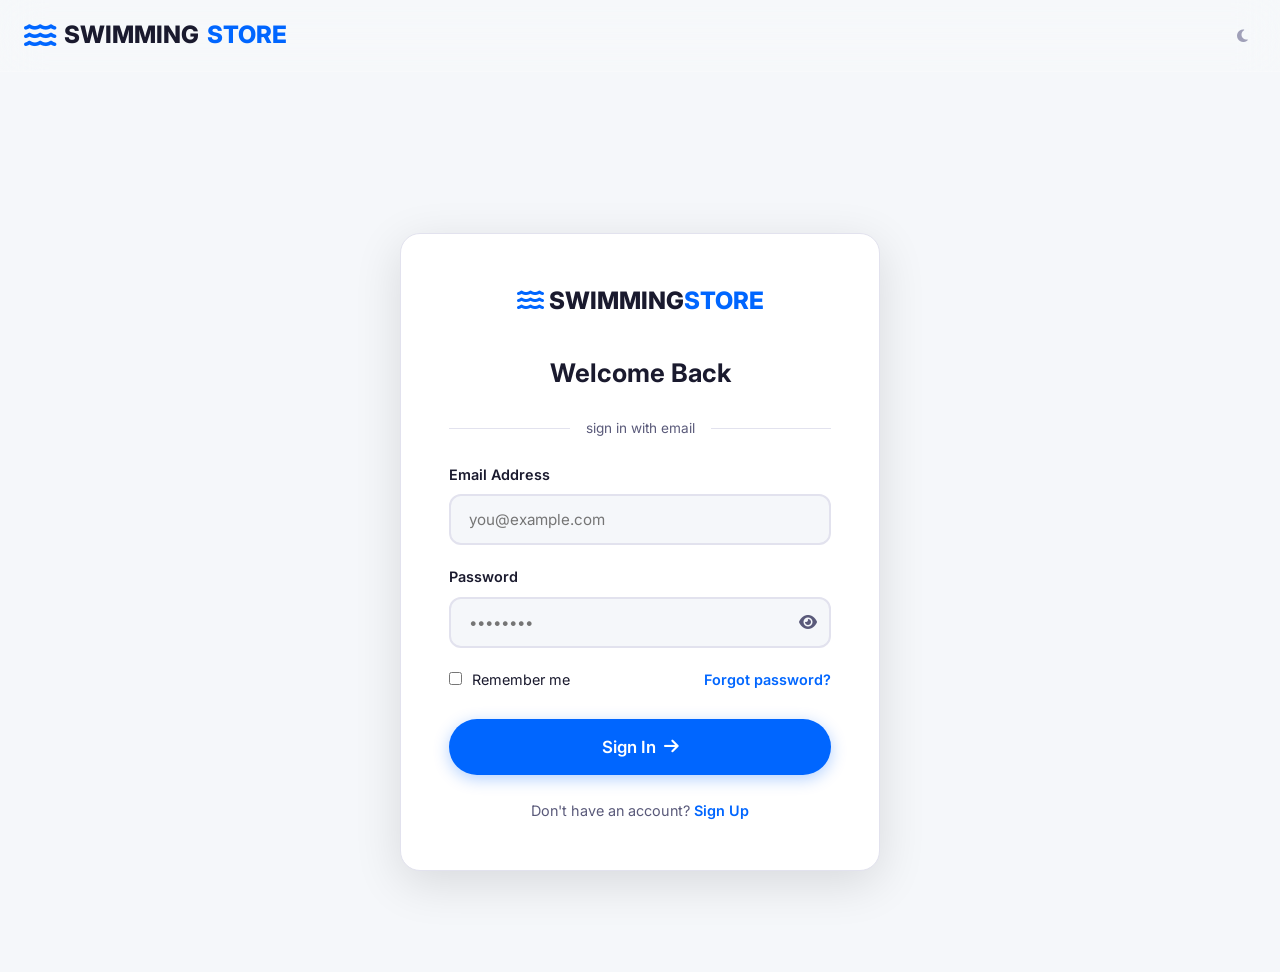
<file: Frontend/pages/profile.html>
<!DOCTYPE html>
<html lang="en">
<head>
    <meta charset="UTF-8">
    <meta name="viewport" content="width=device-width, initial-scale=1.0">
    <title>Profile — Swimming Store</title>
    <link href="https://fonts.googleapis.com/css2?family=Inter:wght@300;400;500;600;700;800;900&family=Playfair+Display:wght@700;800;900&display=swap" rel="stylesheet">
    <link rel="stylesheet" href="https://cdnjs.cloudflare.com/ajax/libs/font-awesome/6.5.0/css/all.min.css">
    <link rel="stylesheet" href="../css/style.css">
    <link rel="stylesheet" href="../css/auth.css">
</head>
<body>
    <div class="top-bar">
        <div class="container top-bar-inner">
            <span><i class="fas fa-shipping-fast"></i> Free shipping on orders over $100</span>
            <div class="top-bar-right"><button id="theme-toggle" class="theme-btn"><i class="fas fa-moon"></i></button></div>
        </div>
    </div>

    <nav class="navbar" id="navbar">
        <div class="container nav-inner">
            <a href="../index.html" class="logo"><i class="fas fa-water"></i> SWIMMING<span>STORE</span></a>
            <ul class="nav-links" id="navLinks">
                <li><a href="../index.html">Home</a></li>
                <li><a href="shop.html">Shop</a></li>
                <li><a href="contact.html">Contact</a></li>
            </ul>
            <div class="nav-actions">
                <a href="wishlist.html" class="nav-icon"><i class="fas fa-heart"></i><span class="badge" id="wishBadge">0</span></a>
                <a href="cart.html" class="nav-icon"><i class="fas fa-shopping-bag"></i><span class="badge" id="cartBadge">0</span></a>
                <button class="hamburger" id="hamburger"><span></span><span></span><span></span></button>
            </div>
        </div>
    </nav>

    <div class="container profile-page">
        <div class="profile-layout">
            <div class="profile-sidebar">
                <div class="profile-avatar" id="profileInitials">JD</div>
                <h3 id="profileName">John Doe</h3>
                <p id="profileEmail">john.doe@email.com</p>
                <nav class="profile-nav">
                    <a href="profile.html" class="active"><i class="fas fa-user"></i> My Profile</a>
                    <a href="orders.html"><i class="fas fa-box"></i> My Orders</a>
                    <a href="wishlist.html"><i class="fas fa-heart"></i> Wishlist</a>
                    <a href="addresses.html"><i class="fas fa-map-marker-alt"></i> Addresses</a>
                    <a href="payment.html"><i class="fas fa-credit-card"></i> Payment</a>
                    <a href="#" onclick="event.preventDefault(); logoutUser();" class="logout-btn">
                        <i class="fas fa-sign-out-alt"></i> Logout
                    </a>
                </nav>
            </div>

            <div class="profile-content">
                <h2>Personal Information</h2>
                <form id="profileForm">
                    <div class="form-row">
                        <div class="form-group"><label>First Name</label><input type="text" id="formFirstName" class="form-control" value="John"></div>
                        <div class="form-group"><label>Last Name</label><input type="text" id="formLastName" class="form-control" value="Doe"></div>
                    </div>
                    <div class="form-group">
                        <label>Email</label>
                        <input type="email" id="formEmail" class="form-control" value="john.doe@email.com">
                    </div>
                    <div class="form-group">
                        <label>Phone</label>
                        <input type="tel" id="formPhone" class="form-control" placeholder="Add phone number">
                    </div>
                    <div class="form-group">
                        <label>Date of Birth</label>
                        <input type="date" id="formDob" class="form-control">
                    </div>

                    <h2 style="margin-top:32px">Change Password</h2>
                    <div class="form-group">
                        <label>Current Password</label>
                        <input type="password" id="currentPassword" class="form-control" placeholder="••••••••">
                    </div>
                    <div class="form-row">
                        <div class="form-group">
                            <label>New Password</label>
                            <input type="password" id="newPassword" class="form-control" placeholder="••••••••">
                        </div>
                        <div class="form-group">
                            <label>Confirm Password</label>
                            <input type="password" id="confirmPassword" class="form-control" placeholder="••••••••">
                        </div>
                    </div>
                    <button type="submit" class="btn btn-primary" style="margin-top:8px">Save Changes</button>
                </form>
            </div>
        </div>
    </div>

    <footer class="footer">
        <div class="container"><div class="footer-bottom" style="border:none"><p>&copy; 2025 Swimming Store.</p></div></div>
    </footer>
    <script src="../js/main.js"></script>
    <script>
        document.addEventListener('DOMContentLoaded', () => {
            // 1. Kick out guests!
            if (!CURRENT_USER_ID) {
                window.location.href = 'login.html';
                return;
            }

            // 2. Inject the real user data into the HTML
            if (currentUser) {
                // Update Sidebar
                document.getElementById('profileName').textContent = currentUser.first_name + (currentUser.last_name ? ' ' + currentUser.last_name : '');
                // You may need to update views.login_user to include the email in the response!
                if (currentUser.email) {
                    document.getElementById('profileEmail').textContent = currentUser.email;
                }
                
                // Update Initials (First letter of first name)
                document.getElementById('profileInitials').textContent = currentUser.first_name.charAt(0).toUpperCase();

                // Update Form Inputs
                const formFName = document.getElementById('formFirstName');
                const formLName = document.getElementById('formLastName');
                const formEmail = document.getElementById('formEmail');
                const formPhone = document.getElementById('formPhone');
                const formDob = document.getElementById('formDob');
                
                if (formFName) formFName.value = currentUser.first_name;
                if (formLName && currentUser.last_name) formLName.value = currentUser.last_name;
                if (formEmail && currentUser.email) formEmail.value = currentUser.email;
                
                // If they have a phone/dob in the database, show it. Otherwise, leave it blank!
                if (formPhone) formPhone.value = currentUser.phone || '';
                if (formDob) formDob.value = currentUser.dob || '';
            }

            const profileForm = document.getElementById('profileForm');
            if (profileForm) {
                profileForm.addEventListener('submit', async (e) => {
                    e.preventDefault(); 
                    // Grab all the values
                    const fName = document.getElementById('formFirstName').value;
                    const lName = document.getElementById('formLastName').value;
                    const email = document.getElementById('formEmail').value;
                    const phone = document.getElementById('formPhone').value;
                    const dob = document.getElementById('formDob').value;
                    
                    const currentPass = document.getElementById('currentPassword').value;
                    const newPass = document.getElementById('newPassword').value;
                    const confirmPass = document.getElementById('confirmPassword').value;

                    // --- FRONTEND VALIDATION ---
                    // Check if new passwords match
                    if (newPass && newPass !== confirmPass) {
                        showToast('New passwords do not match!', 'error');
                        return; // Stop code
                    }
                    // Prevent entering a new password without providing the old one
                    if (newPass && !currentPass) {
                        showToast('Please enter your current password to authorize changes.', 'error');
                        return;
                    }

                    // --- SEND TO DJANGO ---
                    try {
                        const response = await fetch(`${API_BASE_URL}/users/${CURRENT_USER_ID}/`, {
                            method: 'PUT',
                            headers: { 'Content-Type': 'application/json' },
                            body: JSON.stringify({
                                first_name: fName,
                                last_name: lName,
                                email: email,
                                phone: phone,
                                dob: dob,
                                current_password: currentPass,
                                new_password: newPass
                            })
                        });

                        const data = await response.json();

                        if (response.ok) {
                            showToast(data.message, 'success');
                            
                            // Update the browser's memory so we don't have to log out!
                            localStorage.setItem('ssUser', JSON.stringify(data.user));
                            
                            // Clear out the password fields for security
                            document.getElementById('currentPassword').value = '';
                            document.getElementById('newPassword').value = '';
                            document.getElementById('confirmPassword').value = '';
                            
                            // Update the top-left sidebar name instantly
                            document.getElementById('profileName').textContent = data.user.first_name + ' ' + data.user.last_name;
                            document.getElementById('profileInitials').textContent = data.user.first_name.charAt(0).toUpperCase();

                        } else {
                            showToast(data.error || 'Update failed', 'error');
                        }
                    } catch (error) {
                        console.error("Profile update error:", error);
                    }
                });
            }
        });
    </script>
</body>
</html>
</file>
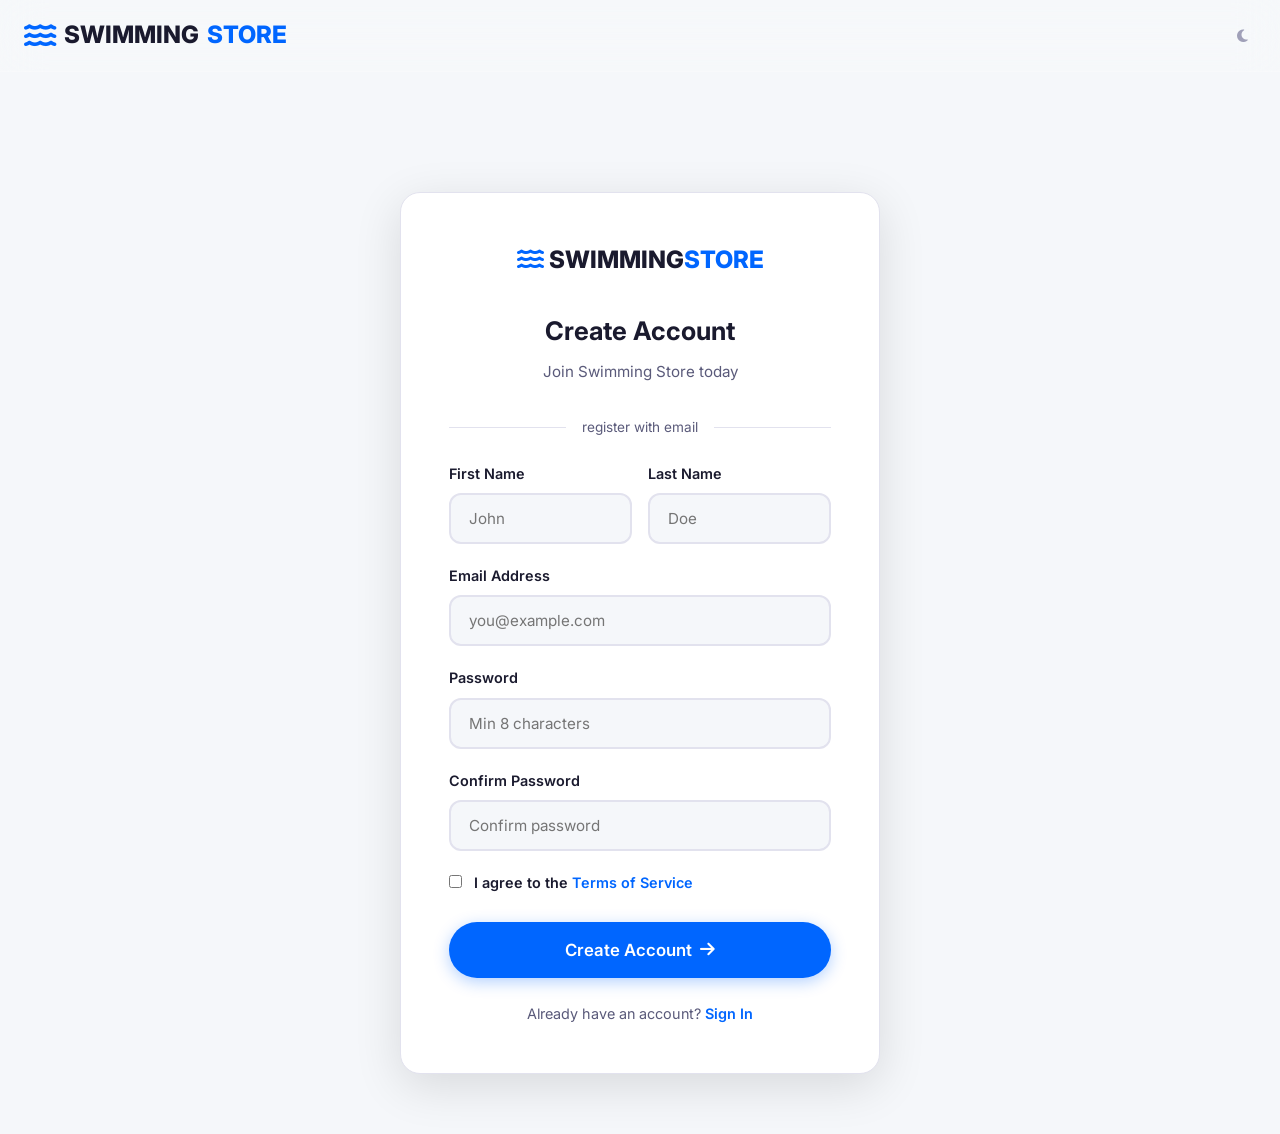
<file: Frontend/pages/register.html>
<!DOCTYPE html>
<html lang="en">
<head>
    <meta charset="UTF-8">
    <meta name="viewport" content="width=device-width, initial-scale=1.0">
    <title>Register — Swimming Store</title>
    <link href="https://fonts.googleapis.com/css2?family=Inter:wght@300;400;500;600;700;800;900&family=Playfair+Display:wght@700;800;900&display=swap" rel="stylesheet">
    <link rel="stylesheet" href="https://cdnjs.cloudflare.com/ajax/libs/font-awesome/6.5.0/css/all.min.css">
    <link rel="stylesheet" href="../css/style.css">
    <link rel="stylesheet" href="../css/auth.css">
</head>
<body>
    <nav class="navbar" id="navbar">
        <div class="container nav-inner">
            <a href="../index.html" class="logo"><i class="fas fa-water"></i> SWIMMING<span>STORE</span></a>
            <div class="nav-actions">
                <button id="theme-toggle" class="theme-btn"><i class="fas fa-moon"></i></button>
            </div>
        </div>
    </nav>

    <div class="auth-page">
        <div class="auth-card">
            <div class="auth-logo">
                <a href="../index.html"><i class="fas fa-water"></i> SWIMMING<span>STORE</span></a>
            </div>
            <h2>Create Account</h2>
            <p class="auth-sub">Join Swimming Store today</p>

            

            <div class="auth-divider">register with email</div>

            <form id="registerForm">
                <div class="form-row">
                    <div class="form-group"><label>First Name</label><input type="text" id="regFirstName" class="form-control" placeholder="John" required></div>
                    <div class="form-group"><label>Last Name</label><input type="text" id="regLastName" class="form-control" placeholder="Doe" required></div>
                </div>
                <div class="form-group">
                    <label>Email Address</label>
                    <input type="email" id="regEmail" class="form-control" placeholder="you@example.com" required>
                </div>
                <div class="form-group">
                    <label>Password</label>
                    <input type="password" id="regPassword" class="form-control" placeholder="Min 8 characters" required>
                </div>
                <div class="form-group">
                    <label>Confirm Password</label>
                    <input type="password" id="regConfirmPassword" class="form-control" placeholder="Confirm password" required>
                </div>
                <div class="form-group">
                    <label>
                        <input type="checkbox" style="margin-right:8px" required>
                        I agree to the <a href="#" style="color:var(--primary)">Terms of Service</a>
                    </label>
                </div>
                <button type="submit" class="btn btn-primary btn-lg">Create Account <i class="fas fa-arrow-right"></i></button>
            </form>

            <p class="auth-footer">Already have an account? <a href="login.html">Sign In</a></p>
        </div>
    </div>

    <script src="../js/main.js"></script>
</body>
</html>
</file>
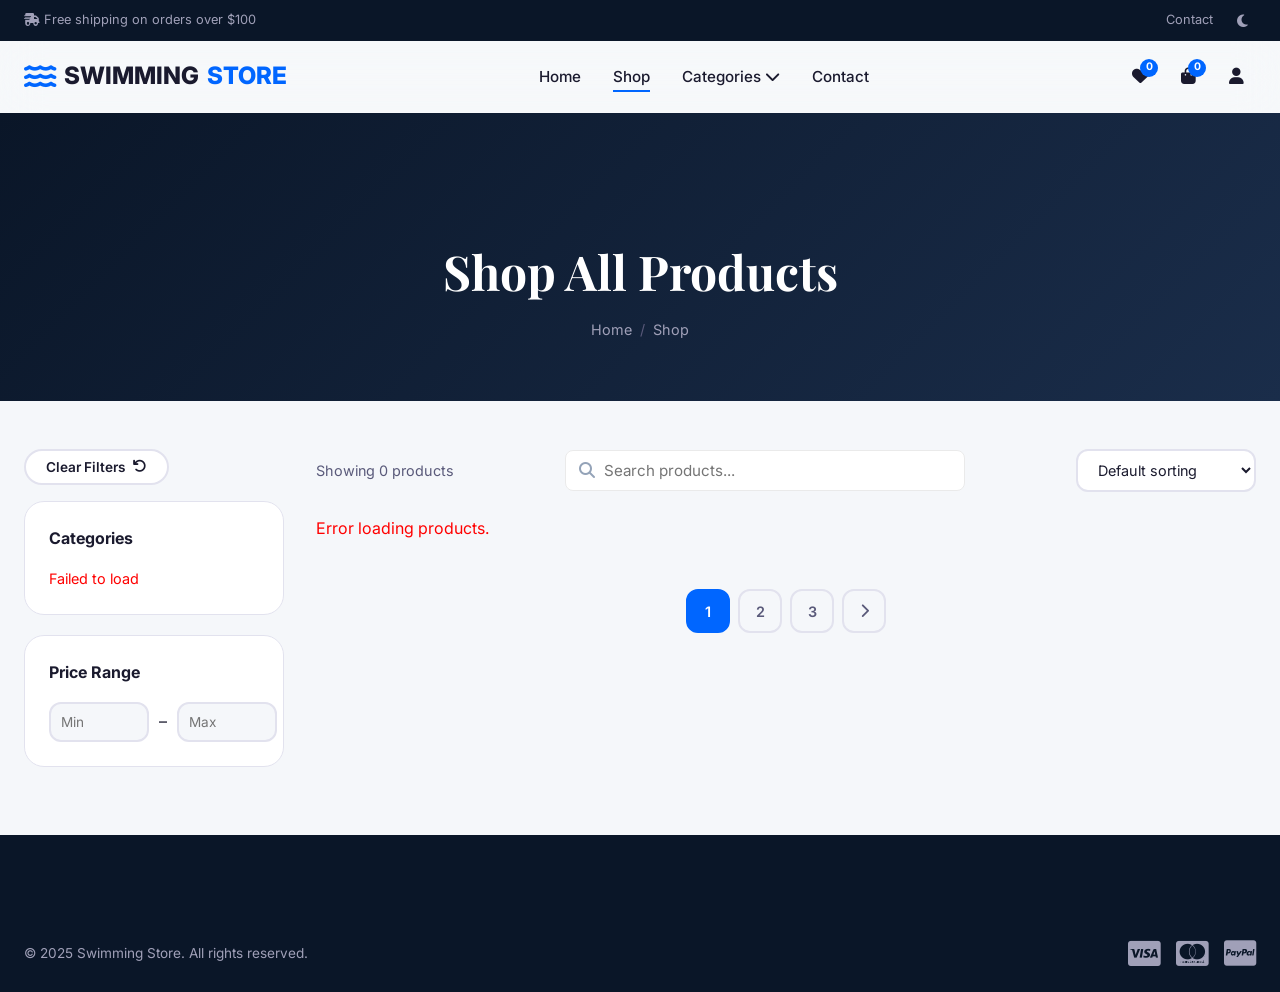
<file: Frontend/pages/shop.html>
<!DOCTYPE html>
<html lang="en">
<head>
    <meta charset="UTF-8">
    <meta name="viewport" content="width=device-width, initial-scale=1.0">
    <title>Shop — Swimming Store</title>
    <link href="https://fonts.googleapis.com/css2?family=Inter:wght@300;400;500;600;700;800;900&family=Playfair+Display:wght@700;800;900&display=swap" rel="stylesheet">
    <link rel="stylesheet" href="https://cdnjs.cloudflare.com/ajax/libs/font-awesome/6.5.0/css/all.min.css">
    <link rel="stylesheet" href="../css/style.css">
    <link rel="stylesheet" href="../css/shop.css">
</head>
<body>
    <div class="top-bar">
        <div class="container top-bar-inner">
            <span><i class="fas fa-shipping-fast"></i> Free shipping on orders over $100</span>
            <div class="top-bar-right">
                <a href="contact.html">Contact</a>
                <button id="theme-toggle" class="theme-btn"><i class="fas fa-moon"></i></button>
            </div>
        </div>
    </div>

    <nav class="navbar" id="navbar">
        <div class="container nav-inner">
            <a href="../index.html" class="logo"><i class="fas fa-water"></i> SWIMMING<span>STORE</span></a>
            <ul class="nav-links" id="navLinks">
                <li><a href="../index.html">Home</a></li>
                <li><a href="shop.html" class="active">Shop</a></li>
                <li class="dropdown">
                    <a href="#">Categories <i class="fas fa-chevron-down"></i></a>
                    <ul class="dropdown-menu">
                        <li><a href="shop.html?category=1">Swimsuits</a></li>
                        <li><a href="shop.html?category=2">Goggles</a></li>
                        <li><a href="shop.html?category=3">Swim Caps</a></li>
                        <li><a href="shop.html?category=4">Fins</a></li>
                        <li><a href="shop.html?category=5">Accessories</a></li>
                        <li><a href="shop.html?category=6">Bags & Towels</a></li>
                    </ul>
                </li>
                <li><a href="contact.html">Contact</a></li>
            </ul>
            <div class="nav-actions">
                <a href="wishlist.html" class="nav-icon"><i class="fas fa-heart"></i><span class="badge" id="wishBadge">0</span></a>
                <a href="cart.html" class="nav-icon"><i class="fas fa-shopping-bag"></i><span class="badge" id="cartBadge">0</span></a>
                <a href="login.html" class="nav-icon"><i class="fas fa-user"></i></a>
                <button class="hamburger" id="hamburger"><span></span><span></span><span></span></button>
            </div>
        </div>
    </nav>

    <div class="page-header">
        <div class="container">
            <h1>Shop All Products</h1>
            <div class="breadcrumb">
                <a href="../index.html">Home</a><span class="sep">/</span><span>Shop</span>
            </div>
        </div>
    </div>

    <div class="container">
        <div class="shop-layout">
            <aside class="shop-sidebar" id="shopSidebar">
                <button id="clearFiltersBtn" class="btn btn-sm btn-secondary" style="margin-bottom:16px">
                    Clear Filters <i class="fas fa-undo"></i>
                </button>
                <div class="filter-section">
                    <h3>Categories</h3>
                    <div class="filter-list" id="dynamicCategoryList" style="display: flex; flex-direction: column; gap: 10px;">
                        <span style="color: #64748b; font-size: 0.9rem;"><i class="fas fa-spinner fa-spin"></i> Loading...</span>
                    </div>
                </div>
                <div class="filter-section">
                    <h3>Price Range</h3>
                    <div class="price-range">
                        <input type="number" id="minPrice" placeholder="Min" min="0">
                        <span>–</span>
                        <input type="number" id="maxPrice" placeholder="Max" min="0">
                    </div>
                </div>
                
            </aside>

            <div class="shop-content">
                <div class="shop-toolbar" style="display: flex; align-items: center; justify-content: space-between; flex-wrap: wrap; gap: 15px;">
                    <div style="display: flex; align-items: center; gap: 15px;">
                        <button class="filter-toggle-btn" id="filterToggle">
                            <i class="fas fa-sliders"></i> Filters
                        </button>
                        <span class="results" id="resultCount">Showing products</span>
                    </div>

                    <div class="search-wrapper" style="flex: 1; max-width: 400px; min-width: 200px; position: relative;">
                        <input type="text" id="searchInput" placeholder="Search products..." style="width: 100%; padding: 10px 15px 10px 38px; border: 1px solid #eaeaea; border-radius: 8px; font-family: inherit; font-size: 0.95rem; outline: none;">
                        <i class="fas fa-search" style="position: absolute; left: 14px; top: 50%; transform: translateY(-50%); color: #94a3b8;"></i>
                    </div>

                    <div class="toolbar-right">
                        <select class="sort-select" id="sortSelect">
                            <option value="default">Default sorting</option>
                            <option value="price-low">Price: Low to High</option>
                            <option value="price-high">Price: High to Low</option>
                            <option value="name">Name A–Z</option>
                        </select>
                    </div>
                </div>
                <div class="product-grid" id="shopGrid"></div>
                <div class="pagination">
                    <button class="page-btn active">1</button>
                    <button class="page-btn">2</button>
                    <button class="page-btn">3</button>
                    <button class="page-btn"><i class="fas fa-chevron-right"></i></button>
                </div>
            </div>
        </div>
    </div>

    <footer class="footer">
        <div class="container">
            <div class="footer-bottom" style="border:none">
                <p>&copy; 2025 Swimming Store. All rights reserved.</p>
                <div class="payment-icons">
                    <i class="fab fa-cc-visa"></i><i class="fab fa-cc-mastercard"></i><i class="fab fa-cc-paypal"></i>
                </div>
            </div>
        </div>
    </footer>

    <button class="back-to-top" id="backToTop"><i class="fas fa-chevron-up"></i></button>
    <script src="../js/main.js"></script>
    <script src="../js/shop.js"></script>
    <script>
        document.addEventListener('DOMContentLoaded', () => {
            // Global Array to track what the user likes
            let userWishlist = [];

            // Global Function to Toggle Hearts
            window.toggleWishlist = async function(event, productId) {
                event.stopPropagation(); // Stops the main card click from triggering!
                
                if (typeof CURRENT_USER_ID === 'undefined' || !CURRENT_USER_ID) {
                    window.location.href = 'login.html'; // Send to login if not logged in
                    return;
                }

                try {
                    const res = await fetch(`${API_BASE_URL}/wishlist/toggle/`, {
                        method: 'POST',
                        headers: { 'Content-Type': 'application/json' },
                        body: JSON.stringify({ user_id: CURRENT_USER_ID, product_id: productId })
                    });
                    const data = await res.json();
                    
                    if (res.ok) {
                        const icon = document.getElementById(`heart-${productId}`);
                        if (icon) {
                            if (data.added) {
                                icon.className = 'fas fa-heart'; 
                                icon.style.color = '#ef4444'; 
                            } else {
                                icon.className = 'far fa-heart'; 
                                icon.style.color = '#cbd5e1'; 
                            }
                        }
                        if (typeof updateWishlistBadge === 'function') updateWishlistBadge();
                    }
                } catch(e) { console.error(e); }
            };
            
            // Track the current page globally
            let currentPage = 1;
            
            // Core DOM Elements based on your exact HTML layout
            const grid = document.getElementById('shopGrid');
            const paginationContainer = document.querySelector('.pagination');
            
            // Function to fetch and draw products
            window.applyShopFilters = function() {
                // Show loading state
                grid.innerHTML = '<div style="grid-column: 1/-1; text-align: center; padding: 40px;"><i class="fas fa-spinner fa-spin fa-2x" style="color:var(--primary);"></i></div>';
                
                const params = new URLSearchParams();

                // 1. Add Current Page
                params.append('page', currentPage);

                // 2. Add Checked Categories
                document.querySelectorAll('input[name="category"]:checked').forEach(cb => {
                    params.append('category', cb.value);
                });

                // 3. Add Price Range
                const minInput = document.getElementById('minPrice');
                const maxInput = document.getElementById('maxPrice');
                
                if (minInput && minInput.value) params.append('min_price', minInput.value);
                if (maxInput && maxInput.value) params.append('max_price', maxInput.value);

                // 4. Add Sorting
                const sortSelect = document.getElementById('sortSelect');
                if (sortSelect) params.append('sort', sortSelect.value);

                // 5. Add Search Input
                const searchInput = document.getElementById('searchInput');
                if (searchInput && searchInput.value) {
                    params.append('search', searchInput.value.trim());
                }

                // Execute Fetch
                fetch(`${API_BASE_URL}/products/?${params.toString()}`)
                    .then(res => res.json())
                    .then(data => {
                        // Extract the new data format from Django
                        const productsArray = data.products;
                        const totalPages = data.total_pages;

                        // Update the Result Count Text
                        const resultCount = document.getElementById('resultCount');
                        if (resultCount) resultCount.textContent = `Showing ${data.total_items || productsArray.length} products`;

                        // Handle Empty State
                        if (!productsArray || productsArray.length === 0) {
                            grid.innerHTML = `
                                <div class="no-results" style="grid-column: 1/-1; text-align: center; padding: 60px;">
                                    <i class="fas fa-search" style="font-size: 3rem; color: #cbd5e1; margin-bottom: 15px;"></i>
                                    <h3>No products found</h3>
                                    <p style="color: #64748b;">Try adjusting your filters.</p>
                                </div>`;
                            paginationContainer.innerHTML = ''; 
                            return;
                        }

                        grid.innerHTML = productsArray.map(product => {
                            // Check if this product is in the user's wishlist
                            const isWished = userWishlist.includes(product.product_id);
                            const heartClass = isWished ? 'fas fa-heart' : 'far fa-heart';
                            const heartColor = isWished ? '#ef4444' : '#cbd5e1';

                            let primaryImage = '../assets/placeholder.jpg';
                            if (product.images && product.images.length > 0) {
                                // Grab the first image URL from the list Django sent
                                primaryImage = product.images[0].image_url; 
                            }

                            return `
                            <div class="product-card" 
                                 onclick="window.location.href='product.html?id=${product.product_id}'" 
                                 style="position: relative; background: white; border: 1px solid #eaeaea; border-radius: 12px; overflow: hidden; transition: transform 0.2s; cursor: pointer;">
                                
                                <button onclick="toggleWishlist(event, ${product.product_id})" 
                                        style="position: absolute; top: 12px; right: 12px; z-index: 10; background: white; border: none; border-radius: 50%; width: 36px; height: 36px; box-shadow: 0 2px 6px rgba(0,0,0,0.1); cursor: pointer; display: flex; align-items: center; justify-content: center;">
                                    <i class="${heartClass}" id="heart-${product.product_id}" style="color: ${heartColor}; font-size: 1.1rem; transition: 0.2s;"></i>
                                </button>
                                
                                <div style="height: 200px; background: #f8f9fb; display: flex; align-items: center; justify-content: center; overflow: hidden;">
                                    <img src="${primaryImage}" alt="${product.name}" style="width: 100%; height: 100%; object-fit: cover;">
                                </div>
                                
                                <div style="padding: 20px;">
                                    <h3 style="font-size: 1.1rem; margin-bottom: 8px; color: #0f172a;">${product.name}</h3>
                                    <p style="color: #64748b; font-size: 0.9rem; margin-bottom: 15px; height: 40px; overflow: hidden;">${product.description}</p>
                                    
                                    <div style="display: flex; justify-content: space-between; align-items: center;">
                                        <span style="font-size: 1.25rem; font-weight: bold; color: var(--primary);">$${parseFloat(product.base_price).toFixed(2)}</span>
                                        <span class="btn btn-sm btn-outline">Details</span>
                                    </div>
                                </div>
                            </div>
                        `}).join('');

                        renderPagination(totalPages, currentPage);
                    })
                    .catch(error => {
                        console.error("Fetch error:", error);
                        grid.innerHTML = '<p style="color:red; grid-column: 1/-1;">Error loading products.</p>';
                    });
            };

            // Function to generate the pagination buttons dynamically
            function renderPagination(totalPages, activePage) {
                if (totalPages <= 1) {
                    paginationContainer.innerHTML = '';
                    return; 
                }

                let html = '';
                
                // Back Button
                if (activePage > 1) {
                    html += `<button class="page-btn" onclick="goToPage(${activePage - 1})"><i class="fas fa-chevron-left"></i></button>`;
                }

                // Number Buttons
                for (let i = 1; i <= totalPages; i++) {
                    const activeClass = i === activePage ? 'active' : '';
                    html += `<button class="page-btn ${activeClass}" onclick="goToPage(${i})">${i}</button>`;
                }

                // Next Button
                if (activePage < totalPages) {
                    html += `<button class="page-btn" onclick="goToPage(${activePage + 1})"><i class="fas fa-chevron-right"></i></button>`;
                }

                paginationContainer.innerHTML = html;
            }

            // Function triggered when a page button is clicked
            window.goToPage = function(pageNumber) {
                currentPage = pageNumber;
                applyShopFilters();
                // Smooth scroll back to the top of the grid
                document.querySelector('.shop-toolbar').scrollIntoView({ behavior: 'smooth' });
            };

            // --- ATTACH EVENT LISTENERS ---
            
            

            // Listen to Sort Dropdown
            const sortSelect = document.getElementById('sortSelect');
            if (sortSelect) {
                sortSelect.addEventListener('change', () => {
                    currentPage = 1;
                    applyShopFilters();
                });
            }

            // Listen to Price Inputs (Debounced)
            let priceTimeout;
            const minInput = document.getElementById('minPrice');
            const maxInput = document.getElementById('maxPrice');
            
            if (minInput && maxInput) {
                [minInput, maxInput].forEach(el => {
                    el.addEventListener('input', () => {
                        clearTimeout(priceTimeout);
                        priceTimeout = setTimeout(() => {
                            currentPage = 1;
                            applyShopFilters();
                        }, 500); 
                    });
                });
            }

            

            // Listen to Search Input (Debounced)
            let searchTimeout;
            const searchInputObj = document.getElementById('searchInput');
            if (searchInputObj) {
                searchInputObj.addEventListener('input', () => {
                    clearTimeout(searchTimeout);
                    searchTimeout = setTimeout(() => {
                        currentPage = 1; // Always reset to page 1 when searching
                        applyShopFilters();
                    }, 400); // Waits 400ms after they stop typing before hitting the database
                });
            }

            const clearFiltersBtn = document.getElementById('clearFiltersBtn');
            if (clearFiltersBtn) {
                clearFiltersBtn.addEventListener('click', () => {
                    // 1. Uncheck all category checkboxes
                    document.querySelectorAll('input[name="category"]').forEach(cb => cb.checked = false);

                    // 2. Clear Price Inputs
                    const minInput = document.getElementById('minPrice');
                    const maxInput = document.getElementById('maxPrice');
                    if (minInput) minInput.value = '';
                    if (maxInput) maxInput.value = '';

                    // 3. Clear Search Input
                    const searchInput = document.getElementById('searchInput');
                    if (searchInput) searchInput.value = '';

                    // 4. Reset Sort Dropdown to Default
                    const sortSelect = document.getElementById('sortSelect');
                    if (sortSelect) sortSelect.value = 'default';

                    // 5. Clean up the URL (Removes the ?category=X parameter if they came from the homepage)
                    window.history.replaceState(null, '', window.location.pathname);

                    // 6. Reset to Page 1 and fetch all fresh products!
                    currentPage = 1;
                    applyShopFilters();
                });
            }

            async function loadSidebarCategories() {
                const catList = document.getElementById('dynamicCategoryList');
                if (!catList) return;

                try {
                    const res = await fetch(`${API_BASE_URL}/categories/`);
                    const data = await res.json();
                    
                    // Draw the checkboxes with product counts pushed to the right!
                    catList.innerHTML = data.categories.map(cat => `
                        <label style="display: flex; align-items: center; cursor: pointer; width: 100%;">
                            <input type="checkbox" name="category" value="${cat.category_id}" style="margin-right: 8px;"> 
                            ${cat.name} 
                            <span style="margin-left: auto; font-size: 0.8rem; color: #94a3b8;">(${cat.product_count})</span>
                        </label>
                    `).join('');

                    // Now that the checkboxes exist, attach the event listeners!
                    document.querySelectorAll('input[name="category"]').forEach(el => {
                        el.addEventListener('change', () => {
                            currentPage = 1;
                            applyShopFilters();
                        });
                    });

                    // Check if the URL passed a category (e.g. clicking a category from the Home page)
                    const urlParams = new URLSearchParams(window.location.search);
                    const incomingCategory = urlParams.get('category');
                    if (incomingCategory) {
                        const targetCheckbox = document.querySelector(`input[name="category"][value="${incomingCategory}"]`);
                        if (targetCheckbox) targetCheckbox.checked = true;
                    }

                } catch (error) {
                    console.error("Category load error:", error);
                    catList.innerHTML = '<span style="color:red; font-size:0.9rem;">Failed to load</span>';
                }
            }

            // Initial Load: Get Categories -> Get Wishlist -> Load Products
            loadSidebarCategories().then(() => {
                if (typeof CURRENT_USER_ID !== 'undefined' && CURRENT_USER_ID) {
                    fetch(`${API_BASE_URL}/wishlist/${CURRENT_USER_ID}/`)
                        .then(res => res.json())
                        .then(data => {
                            userWishlist = data.wishlist_ids || [];
                            applyShopFilters();
                        })
                        .catch(() => applyShopFilters()); 
                } else {
                    applyShopFilters(); 
                }
            });

            // This runs silently in the background when the user clicks "Back" to return to the shop
            window.addEventListener('pageshow', (event) => {
                // Check if the page was loaded from the browser's history cache
                if (event.persisted || (window.performance && window.performance.getEntriesByType("navigation")[0].type === "back_forward")) {
                    
                    if (typeof CURRENT_USER_ID !== 'undefined' && CURRENT_USER_ID) {
                        fetch(`${API_BASE_URL}/wishlist/${CURRENT_USER_ID}/`, { cache: 'no-store' })
                            .then(res => res.json())
                            .then(data => {
                                // 1. Update the memory array
                                userWishlist = data.wishlist_ids || [];
                                
                                // 2. Loop through every heart on the screen and update its color instantly!
                                document.querySelectorAll('[id^="heart-"]').forEach(icon => {
                                    // Extract the product ID from the element's ID (e.g., "heart-15" -> 15)
                                    const pid = parseInt(icon.id.replace('heart-', ''));
                                    
                                    if (userWishlist.includes(pid)) {
                                        icon.className = 'fas fa-heart';
                                        icon.style.color = '#ef4444'; // Red
                                    } else {
                                        icon.className = 'far fa-heart';
                                        icon.style.color = '#cbd5e1'; // Gray
                                    }
                                });
                            })
                            .catch(e => console.error("Error syncing hearts on back button:", e));
                    }
                }
            });
        });
    </script>
</body>
</html>
</file>
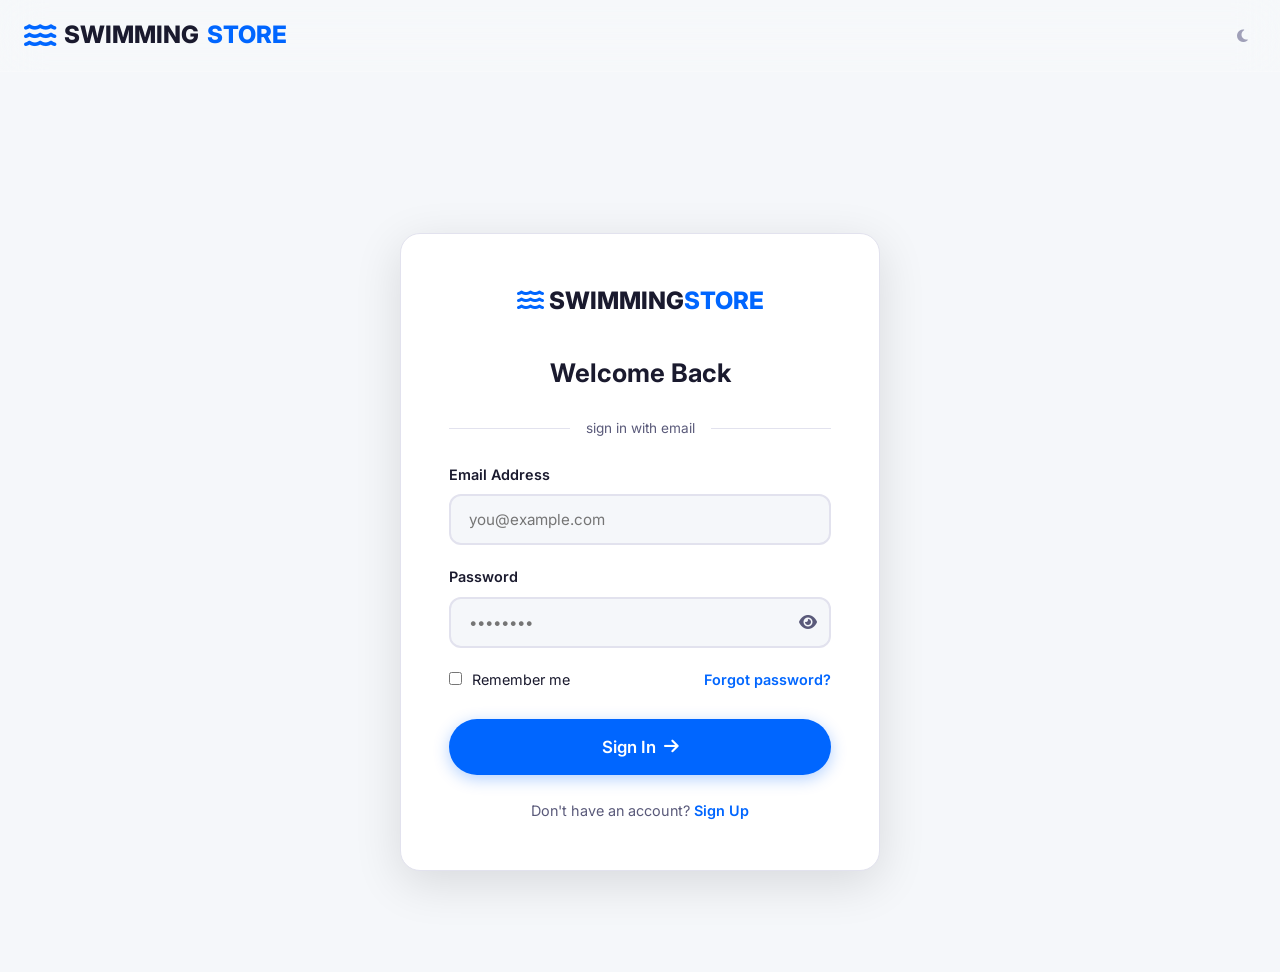
<file: Frontend/pages/wishlist.html>
<!DOCTYPE html>
<html lang="en">
<head>
    <meta charset="UTF-8">
    <meta name="viewport" content="width=device-width, initial-scale=1.0">
    <title>Wishlist — Swimming Store</title>
    <link href="https://fonts.googleapis.com/css2?family=Inter:wght@300;400;500;600;700;800;900&family=Playfair+Display:wght@700;800;900&display=swap" rel="stylesheet">
    <link rel="stylesheet" href="https://cdnjs.cloudflare.com/ajax/libs/font-awesome/6.5.0/css/all.min.css">
    <link rel="stylesheet" href="../css/style.css">
    <link rel="stylesheet" href="../css/auth.css">
</head>
<body>
    <div class="top-bar">
        <div class="container top-bar-inner">
            <span><i class="fas fa-shipping-fast"></i> Free shipping on orders over $100</span>
            <div class="top-bar-right"><button id="theme-toggle" class="theme-btn"><i class="fas fa-moon"></i></button></div>
        </div>
    </div>

    <nav class="navbar" id="navbar">
        <div class="container nav-inner">
            <a href="../index.html" class="logo"><i class="fas fa-water"></i> SWIMMING<span>STORE</span></a>
            <ul class="nav-links" id="navLinks">
                <li><a href="../index.html">Home</a></li>
                <li><a href="shop.html">Shop</a></li>
                <li><a href="contact.html">Contact</a></li>
            </ul>
            <div class="nav-actions">
                <a href="wishlist.html" class="nav-icon"><i class="fas fa-heart"></i><span class="badge" id="wishBadge">0</span></a>
                <a href="cart.html" class="nav-icon"><i class="fas fa-shopping-bag"></i><span class="badge" id="cartBadge">0</span></a>
                <a href="login.html" class="nav-icon"><i class="fas fa-user"></i></a>
                <button class="hamburger" id="hamburger"><span></span><span></span><span></span></button>
            </div>
        </div>
    </nav>

    <div class="page-header" style="background:linear-gradient(135deg,var(--dark),var(--dark-3));padding:120px 0 60px">
        <div class="container">
            <h1 style="font-family:var(--font-display);font-size:3rem;color:white">My Wishlist</h1>
            <div class="breadcrumb"><a href="../index.html">Home</a><span class="sep">/</span><span>Wishlist</span></div>
        </div>
    </div>

    <div class="container wishlist-page">
        <div id="wishlistContainer">
            <div style="text-align: center; padding: 60px 20px;">
                <i class="fas fa-spinner fa-spin fa-2x" style="color:var(--primary);"></i>
                <p style="margin-top:10px; color:#64748b;">Loading your favorites...</p>
            </div>
        </div>
    </div>

    <footer class="footer">
        <div class="container"><div class="footer-bottom" style="border:none"><p>&copy; 2025 Swimming Store.</p></div></div>
    </footer>

    <script src="../js/main.js"></script>
    <script>
        // CLEANED UP SCRIPT: Only one listener, talking directly to Django!
        document.addEventListener('DOMContentLoaded', () => {
            if (!CURRENT_USER_ID) { window.location.href = 'login.html'; return; }

            const container = document.getElementById('wishlistContainer');

            async function loadWishlistPage() {
                try {
                    const res = await fetch(`${API_BASE_URL}/wishlist/${CURRENT_USER_ID}/`);
                    const data = await res.json();
                    
                    const products = data.products;

                    if (!products || products.length === 0) {
                        container.innerHTML = `
                            <div style="text-align: center; padding: 60px; background: white; border-radius: 12px; border: 1px solid #eaeaea;">
                                <i class="far fa-heart" style="font-size: 3rem; color: #cbd5e1; margin-bottom: 15px;"></i>
                                <h3 style="color: #0f172a;">Your wishlist is empty</h3>
                                <p style="color: #64748b; margin-bottom: 20px;">Save items you love to review them later.</p>
                                <a href="shop.html" class="btn btn-primary">Explore Products</a>
                            </div>`;
                        return;
                    }

                    // Draw the grid!
                    container.innerHTML = `<div style="display: grid; grid-template-columns: repeat(auto-fill, minmax(250px, 1fr)); gap: 20px;">
                        ${products.map(product => {
                            // --- NEW: Extract the image URL safely! ---
                            let primaryImage = '../assets/placeholder.jpg';
                            if (product.images && product.images.length > 0) {
                                primaryImage = product.images[0].image_url; 
                            }

                            return `
                            <div class="product-card" id="wish-card-${product.product_id}" style="position: relative; background: white; border: 1px solid #eaeaea; border-radius: 12px; overflow: hidden; cursor: pointer;" onclick="window.location.href='product.html?id=${product.product_id}'">
                                
                                <button onclick="removeFromWishlist(event, ${product.product_id})" 
                                        style="position: absolute; top: 12px; right: 12px; z-index: 10; background: white; border: none; border-radius: 50%; width: 36px; height: 36px; box-shadow: 0 2px 6px rgba(0,0,0,0.1); cursor: pointer; color: #ef4444;">
                                    <i class="fas fa-trash"></i>
                                </button>
                                
                                <div style="height: 180px; background: #f8f9fb; display: flex; align-items: center; justify-content: center; overflow: hidden;">
                                    <img src="${primaryImage}" alt="${product.name}" style="width: 100%; height: 100%; object-fit: cover;">
                                </div>
                                <div style="padding: 20px;">
                                    <h3 style="font-size: 1.1rem; margin-bottom: 8px; color: #0f172a;">${product.name}</h3>
                                    <div style="font-size: 1.25rem; font-weight: bold; color: var(--primary);">$${parseFloat(product.base_price).toFixed(2)}</div>
                                </div>
                            </div>
                        `}).join('')}
                    </div>`;
                } catch (error) {
                    console.error("Fetch Error:", error);
                    container.innerHTML = '<p style="color:red; text-align:center;">Failed to load wishlist.</p>';
                }
            }

            // Function to remove item directly from the wishlist page
            window.removeFromWishlist = async function(event, productId) {
                event.stopPropagation();
                try {
                    const res = await fetch(`${API_BASE_URL}/wishlist/toggle/`, {
                        method: 'POST',
                        headers: { 'Content-Type': 'application/json' },
                        body: JSON.stringify({ user_id: CURRENT_USER_ID, product_id: productId })
                    });
                    
                    if (res.ok) {
                        // 1. Physically remove the card from the HTML
                        const card = document.getElementById(`wish-card-${productId}`);
                        if (card) {
                            card.remove();
                        }
                        
                        if (typeof updateWishlistBadge === 'function') updateWishlistBadge();

                        // 2. Check if the grid is now completely empty
                        const grid = document.querySelector('#wishlistContainer > div');
                        if (!grid || grid.children.length === 0) {
                            const container = document.getElementById('wishlistContainer');
                            container.innerHTML = `
                                <div style="text-align: center; padding: 60px; background: white; border-radius: 12px; border: 1px solid #eaeaea;">
                                    <i class="far fa-heart" style="font-size: 3rem; color: #cbd5e1; margin-bottom: 15px;"></i>
                                    <h3 style="color: #0f172a;">Your wishlist is empty</h3>
                                    <p style="color: #64748b; margin-bottom: 20px;">Save items you love to review them later.</p>
                                    <a href="shop.html" class="btn btn-primary">Explore Products</a>
                                </div>`;
                        }
                    }
                } catch(e) { console.error(e); }
            };

            loadWishlistPage();
        });
    </script>
</body>
</html>
</file>
<file: Frontend/css/style.css>
:root {
    --primary: #0066ff;
    --primary-dark: #0052cc;
    --primary-light: #3388ff;
    --secondary: #00d4aa;
    --accent: #ff6b35;
    --dark: #0a1628;
    --dark-2: #121f36;
    --dark-3: #1a2d4a;
    --gray-900: #1a1a2e;
    --gray-800: #2d2d44;
    --gray-700: #404060;
    --gray-600: #5a5a7a;
    --gray-500: #8888a0;
    --gray-400: #a0a0b8;
    --gray-300: #c8c8d8;
    --gray-200: #e2e2ee;
    --gray-100: #f0f0f8;
    --white: #ffffff;
    --bg: #f5f7fa;
    --card-bg: #ffffff;
    --text: #1a1a2e;
    --text-secondary: #5a5a7a;
    --border: #e2e2ee;
    --shadow: 0 4px 24px rgba(0,0,0,0.08);
    --shadow-lg: 0 12px 48px rgba(0,0,0,0.12);
    --glass: rgba(255,255,255,0.15);
    --glass-border: rgba(255,255,255,0.2);
    --radius: 12px;
    --radius-lg: 20px;
    --radius-full: 50px;
    --transition: all 0.3s cubic-bezier(0.4, 0, 0.2, 1);
    --font: 'Inter', sans-serif;
    --font-display: 'Playfair Display', serif;
    --nav-height: 72px;
}

[data-theme="dark"] {
    --bg: #0a0e1a;
    --card-bg: #141828;
    --text: #e8e8f0;
    --text-secondary: #a0a0b8;
    --border: #2a2e42;
    --shadow: 0 4px 24px rgba(0,0,0,0.3);
    --shadow-lg: 0 12px 48px rgba(0,0,0,0.4);
    --glass: rgba(20,24,40,0.8);
    --glass-border: rgba(255,255,255,0.08);
    --gray-100: #1a1e30;
    --gray-200: #2a2e42;
    --white: #141828;
}

*, *::before, *::after { margin: 0; padding: 0; box-sizing: border-box; }
html { scroll-behavior: smooth; font-size: 16px; }
body {
    font-family: var(--font);
    background: var(--bg);
    color: var(--text);
    line-height: 1.6;
    overflow-x: hidden;
    transition: background 0.3s, color 0.3s;
}
a { text-decoration: none; color: inherit; transition: var(--transition); }
ul { list-style: none; }
img { max-width: 100%; display: block; }
button { cursor: pointer; border: none; background: none; font-family: var(--font); }
input, select, textarea { font-family: var(--font); }
.container { max-width: 1280px; margin: 0 auto; padding: 0 24px; }

.loader {
    position: fixed; inset: 0; z-index: 10000;
    background: var(--dark);
    display: flex; align-items: center; justify-content: center;
    transition: opacity 0.5s, visibility 0.5s;
}
.loader.hidden { opacity: 0; visibility: hidden; pointer-events: none; }
.loader-inner { text-align: center; color: white; }
.loader-inner span { display: block; margin-top: 20px; font-size: 1.1rem; font-weight: 700; letter-spacing: 4px; }
.water-drop {
    width: 40px; height: 40px; margin: 0 auto;
    border: 3px solid var(--primary); border-top-color: transparent;
    border-radius: 50%; animation: spin 0.8s linear infinite;
}
@keyframes spin { to { transform: rotate(360deg); } }

.top-bar {
    background: var(--dark);
    color: var(--gray-400);
    font-size: 0.8rem;
    padding: 8px 0;
}
.top-bar-inner { display: flex; justify-content: space-between; align-items: center; }
.top-bar-right { display: flex; gap: 16px; align-items: center; }
.top-bar-right a:hover { color: var(--primary-light); }
.theme-btn { color: var(--gray-400); font-size: 0.9rem; padding: 4px 8px; border-radius: 6px; transition: var(--transition); }
.theme-btn:hover { color: var(--primary-light); }

.navbar {
    position: sticky; top: 0; z-index: 1000;
    background: var(--glass);
    backdrop-filter: blur(20px);
    -webkit-backdrop-filter: blur(20px);
    border-bottom: 1px solid var(--glass-border);
    height: var(--nav-height);
    transition: var(--transition);
}
.navbar.scrolled { background: var(--card-bg); box-shadow: var(--shadow); }
.nav-inner { display: flex; align-items: center; justify-content: space-between; height: 100%; }
.logo { font-size: 1.5rem; font-weight: 800; color: var(--text); display: flex; align-items: center; gap: 8px; }
.logo i { color: var(--primary); font-size: 1.8rem; }
.logo span { color: var(--primary); }
.nav-links { display: flex; gap: 32px; align-items: center; }
.nav-links a { font-weight: 500; font-size: 0.95rem; position: relative; padding: 4px 0; }
.nav-links a::after { content: ''; position: absolute; bottom: -2px; left: 0; width: 0; height: 2px; background: var(--primary); transition: var(--transition); }
.nav-links a:hover::after, .nav-links a.active::after { width: 100%; }
.dropdown { position: relative; }
.dropdown-menu {
    position: absolute; top: 100%; left: -16px;
    background: var(--card-bg); border-radius: var(--radius);
    box-shadow: var(--shadow-lg); padding: 12px 0; min-width: 200px;
    opacity: 0; visibility: hidden; transform: translateY(10px);
    transition: var(--transition); border: 1px solid var(--border);
}
.dropdown:hover .dropdown-menu { opacity: 1; visibility: visible; transform: translateY(0); }
.dropdown-menu li a { display: block; padding: 10px 24px; font-size: 0.9rem; color: var(--text-secondary); }
.dropdown-menu li a:hover { background: var(--gray-100); color: var(--primary); }
.dropdown-menu li a::after { display: none; }
.nav-actions { display: flex; align-items: center; gap: 8px; }
.nav-icon {
    width: 40px; height: 40px; border-radius: 50%;
    display: flex; align-items: center; justify-content: center;
    position: relative; color: var(--text); transition: var(--transition); font-size: 1.05rem;
}
.nav-icon:hover { background: var(--gray-100); color: var(--primary); }
.badge {
    position: absolute; top: 2px; right: 2px;
    background: var(--primary); color: white;
    font-size: 0.65rem; width: 18px; height: 18px;
    border-radius: 50%; display: flex; align-items: center; justify-content: center; font-weight: 700;
}
.hamburger { display: none; flex-direction: column; gap: 5px; padding: 8px; }
.hamburger span { width: 24px; height: 2px; background: var(--text); transition: var(--transition); border-radius: 2px; }
.hamburger.active span:nth-child(1) { transform: rotate(45deg) translate(5px, 5px); }
.hamburger.active span:nth-child(2) { opacity: 0; }
.hamburger.active span:nth-child(3) { transform: rotate(-45deg) translate(5px, -5px); }
.search-overlay {
    position: absolute; top: 100%; left: 0; right: 0;
    background: var(--card-bg); padding: 20px 0;
    border-bottom: 1px solid var(--border);
    opacity: 0; visibility: hidden; transform: translateY(-10px);
    transition: var(--transition);
}
.search-overlay.active { opacity: 1; visibility: visible; transform: translateY(0); }
.search-form { display: flex; gap: 12px; }
.search-input {
    flex: 1; padding: 14px 20px; border: 2px solid var(--border);
    border-radius: var(--radius-full); font-size: 1rem;
    background: var(--bg); color: var(--text); outline: none; transition: var(--transition);
}
.search-input:focus { border-color: var(--primary); }
.search-close { font-size: 1.2rem; color: var(--text-secondary); padding: 0 12px; }

.btn {
    display: inline-flex; align-items: center; gap: 8px;
    padding: 12px 28px; border-radius: var(--radius-full);
    font-weight: 600; font-size: 0.95rem;
    transition: var(--transition); border: 2px solid transparent; cursor: pointer;
}
.btn-primary { background: var(--primary); color: white; box-shadow: 0 4px 16px rgba(0,102,255,0.3); }
.btn-primary:hover { background: var(--primary-dark); transform: translateY(-2px); box-shadow: 0 8px 24px rgba(0,102,255,0.4); }
.btn-outline { border-color: white; color: white; }
.btn-outline:hover { background: white; color: var(--dark); }
.btn-secondary { background: var(--card-bg); color: var(--text); border: 2px solid var(--border); }
.btn-secondary:hover { border-color: var(--primary); color: var(--primary); }
.btn-lg { padding: 16px 36px; font-size: 1.05rem; }
.btn-sm { padding: 8px 20px; font-size: 0.85rem; }
.btn-dark { background: var(--dark); color: white; }
.btn-dark:hover { background: var(--dark-2); transform: translateY(-2px); }

.section { padding: 100px 0; }
.section-header { text-align: center; margin-bottom: 56px; }
.section-tag { display: inline-block; font-size: 0.8rem; font-weight: 700; letter-spacing: 3px; color: var(--primary); text-transform: uppercase; margin-bottom: 12px; }
.section-header h2 { font-family: var(--font-display); font-size: 2.8rem; font-weight: 800; color: var(--text); }

.product-grid { display: grid; grid-template-columns: repeat(auto-fill, minmax(270px, 1fr)); gap: 28px; }
.product-card {
    background: var(--card-bg); border-radius: var(--radius-lg);
    overflow: hidden; transition: var(--transition);
    border: 1px solid var(--border); position: relative;
}
.product-card:hover { transform: translateY(-8px); box-shadow: var(--shadow-lg); }
.product-card-img {
    position: relative; aspect-ratio: 1;
    background: linear-gradient(135deg, var(--gray-100), var(--gray-200));
    display: flex; align-items: center; justify-content: center;
    font-size: 4rem; overflow: hidden;
}
.product-card-img .product-actions {
    position: absolute; right: 12px; top: 12px;
    display: flex; flex-direction: column; gap: 8px;
    opacity: 0; transform: translateX(10px); transition: var(--transition);
}
.product-card:hover .product-actions { opacity: 1; transform: translateX(0); }
.product-action-btn {
    width: 38px; height: 38px; border-radius: 50%;
    background: var(--card-bg); color: var(--text);
    display: flex; align-items: center; justify-content: center;
    box-shadow: var(--shadow); font-size: 0.85rem; transition: var(--transition);
}
.product-action-btn:hover { background: var(--primary); color: white; }
.product-action-btn.wishlisted { color: #ff4757; }
.product-badge {
    position: absolute; top: 12px; left: 12px;
    padding: 4px 12px; border-radius: var(--radius-full);
    font-size: 0.75rem; font-weight: 700; text-transform: uppercase;
}
.badge-new { background: var(--secondary); color: white; }
.badge-sale { background: var(--accent); color: white; }
.badge-hot { background: #ff4757; color: white; }
.product-card-info { padding: 20px; }
.product-card-cat { font-size: 0.8rem; color: var(--primary); font-weight: 600; text-transform: uppercase; letter-spacing: 1px; margin-bottom: 6px; }
.product-card-title { font-size: 1.05rem; font-weight: 600; margin-bottom: 12px; color: var(--text); line-height: 1.4; }
.product-card-title a:hover { color: var(--primary); }
.product-card-price { display: flex; align-items: center; gap: 10px; }
.current-price { font-size: 1.2rem; font-weight: 700; color: var(--primary); }
.old-price { font-size: 0.95rem; color: var(--gray-500); text-decoration: line-through; }
.product-card-bottom { padding: 0 20px 20px; }
.add-to-cart-btn {
    width: 100%; padding: 12px;
    background: var(--dark); color: white;
    border-radius: var(--radius); font-weight: 600; font-size: 0.9rem;
    transition: var(--transition); display: flex; align-items: center; justify-content: center; gap: 8px;
}
.add-to-cart-btn:hover { background: var(--primary); }

.footer { background: var(--dark); color: var(--gray-400); padding: 80px 0 0; }
.footer-grid { display: grid; grid-template-columns: 1.5fr 1fr 1fr 1.2fr; gap: 40px; padding-bottom: 60px; border-bottom: 1px solid rgba(255,255,255,0.1); }
.footer-logo { font-size: 1.5rem; font-weight: 800; color: white; display: flex; align-items: center; gap: 8px; margin-bottom: 16px; }
.footer-logo i { color: var(--primary); }
.footer-logo span { color: var(--primary); }
.footer-col p { font-size: 0.9rem; line-height: 1.7; margin-bottom: 20px; }
.social-links { display: flex; gap: 12px; }
.social-links a {
    width: 40px; height: 40px; border-radius: 50%;
    border: 1px solid rgba(255,255,255,0.15);
    display: flex; align-items: center; justify-content: center;
    font-size: 1rem; transition: var(--transition);
}
.social-links a:hover { background: var(--primary); border-color: var(--primary); color: white; }
.footer-col h4 { color: white; font-size: 1.1rem; margin-bottom: 20px; }
.footer-col ul li { margin-bottom: 10px; }
.footer-col ul a { font-size: 0.9rem; transition: var(--transition); }
.footer-col ul a:hover { color: var(--primary-light); padding-left: 4px; }
.contact-info li { display: flex; gap: 10px; align-items: flex-start; font-size: 0.9rem; }
.contact-info i { color: var(--primary); margin-top: 4px; }
.footer-bottom { display: flex; justify-content: space-between; align-items: center; padding: 24px 0; font-size: 0.85rem; }
.payment-icons { display: flex; gap: 16px; font-size: 1.8rem; }

.back-to-top {
    position: fixed; bottom: 30px; right: 30px;
    width: 48px; height: 48px; border-radius: 50%;
    background: var(--primary); color: white;
    display: flex; align-items: center; justify-content: center;
    font-size: 1.1rem; box-shadow: var(--shadow-lg);
    opacity: 0; visibility: hidden; transition: var(--transition); z-index: 999;
}
.back-to-top.visible { opacity: 1; visibility: visible; }
.back-to-top:hover { transform: translateY(-4px); background: var(--primary-dark); }

.form-group { margin-bottom: 20px; }
.form-group label { display: block; font-weight: 600; font-size: 0.9rem; margin-bottom: 8px; color: var(--text); }
.form-control {
    width: 100%; padding: 14px 18px;
    border: 2px solid var(--border); border-radius: var(--radius);
    font-size: 0.95rem; background: var(--bg); color: var(--text);
    outline: none; transition: var(--transition);
}
.form-control:focus { border-color: var(--primary); }
select.form-control { appearance: none; cursor: pointer; }

.toast-container { position: fixed; top: 100px; right: 24px; z-index: 9999; display: flex; flex-direction: column; gap: 10px; }
.toast {
    background: var(--card-bg); border-radius: var(--radius);
    padding: 16px 24px; box-shadow: var(--shadow-lg);
    display: flex; align-items: center; gap: 12px;
    animation: slideInRight 0.3s ease;
    border-left: 4px solid var(--primary); min-width: 300px;
}
.toast.success { border-left-color: var(--secondary); }
.toast.error { border-left-color: #ff4757; }
.toast i { font-size: 1.2rem; }
.toast.success i { color: var(--secondary); }
.toast.error i { color: #ff4757; }
@keyframes slideInRight { from { transform: translateX(100%); opacity: 0; } to { transform: translateX(0); opacity: 1; } }

@media (max-width: 1024px) {
    .footer-grid { grid-template-columns: repeat(2, 1fr); }
    .section-header h2 { font-size: 2.2rem; }
}

@media (max-width: 768px) {
    .top-bar-inner span { display: none; }
    .nav-links {
        position: fixed; top: var(--nav-height); left: 0; right: 0; bottom: 0;
        background: var(--card-bg); flex-direction: column;
        padding: 40px 24px; gap: 0;
        transform: translateX(-100%); transition: var(--transition); z-index: 999;
    }
    .nav-links.active { transform: translateX(0); }
    .nav-links li { width: 100%; }
    .nav-links a { display: block; padding: 16px 0; font-size: 1.1rem; border-bottom: 1px solid var(--border); }
    .nav-links a::after { display: none; }
    .dropdown-menu { position: static; opacity: 1; visibility: visible; transform: none; box-shadow: none; border: none; padding-left: 20px; }
    .hamburger { display: flex; }
    .footer-grid { grid-template-columns: 1fr; }
    .footer-bottom { flex-direction: column; gap: 16px; text-align: center; }
    .section { padding: 60px 0; }
    .section-header h2 { font-size: 1.8rem; }
}

@media (max-width: 480px) {
    .product-grid { grid-template-columns: repeat(2, 1fr); gap: 12px; }
    .product-card-info { padding: 12px; }
    .product-card-title { font-size: 0.9rem; }
    .current-price { font-size: 1rem; }
    .container { padding: 0 16px; }
}
</file>
<file: Frontend/css/shop.css>
.page-header {
    background: linear-gradient(135deg, var(--dark), var(--dark-3));
    padding: 120px 0 60px; text-align: center; color: white;
}
.page-header h1 { font-family: var(--font-display); font-size: 3rem; margin-bottom: 8px; }
.breadcrumb { display: flex; gap: 8px; justify-content: center; align-items: center; font-size: 0.9rem; color: var(--gray-400); }
.breadcrumb a:hover { color: var(--primary-light); }
.breadcrumb .sep { color: var(--gray-600); }

.shop-layout { display: grid; grid-template-columns: 260px 1fr; gap: 32px; padding: 48px 0; }

.shop-sidebar { position: sticky; top: calc(var(--nav-height) + 24px); align-self: start; }
.filter-section { background: var(--card-bg); border: 1px solid var(--border); border-radius: var(--radius-lg); padding: 24px; margin-bottom: 20px; }
.filter-section h3 { font-size: 1rem; font-weight: 700; margin-bottom: 16px; color: var(--text); }
.filter-list label { display: flex; align-items: center; gap: 10px; padding: 8px 0; font-size: 0.9rem; color: var(--text-secondary); cursor: pointer; transition: var(--transition); }
.filter-list label:hover { color: var(--primary); }
.filter-list input[type="checkbox"] { width: 18px; height: 18px; accent-color: var(--primary); }
.price-range { display: flex; align-items: center; gap: 10px; margin-top: 12px; }
.price-range input { flex: 1; padding: 10px; border: 2px solid var(--border); border-radius: var(--radius); font-size: 0.85rem; background: var(--bg); color: var(--text); outline: none; max-width: 100px; }
.color-options { display: flex; flex-wrap: wrap; gap: 8px; }
.color-swatch { width: 30px; height: 30px; border-radius: 50%; border: 3px solid transparent; cursor: pointer; transition: var(--transition); }
.color-swatch:hover, .color-swatch.active { border-color: var(--primary); transform: scale(1.15); }

.shop-toolbar { display: flex; justify-content: space-between; align-items: center; margin-bottom: 24px; flex-wrap: wrap; gap: 16px; }
.shop-toolbar .results { font-size: 0.9rem; color: var(--text-secondary); }
.toolbar-right { display: flex; gap: 12px; align-items: center; }
.sort-select { padding: 10px 16px; border-radius: var(--radius); border: 2px solid var(--border); background: var(--card-bg); color: var(--text); font-size: 0.9rem; outline: none; cursor: pointer; }

.pagination { display: flex; justify-content: center; gap: 8px; margin-top: 48px; }
.page-btn { width: 44px; height: 44px; border-radius: var(--radius); border: 2px solid var(--border); display: flex; align-items: center; justify-content: center; font-weight: 600; font-size: 0.9rem; color: var(--text-secondary); transition: var(--transition); }
.page-btn.active, .page-btn:hover { background: var(--primary); color: white; border-color: var(--primary); }

.filter-toggle-btn { display: none; padding: 12px 24px; background: var(--card-bg); border: 2px solid var(--border); border-radius: var(--radius); font-weight: 600; color: var(--text); }

@media (max-width: 768px) {
    .shop-layout { grid-template-columns: 1fr; }
    .shop-sidebar {
        position: fixed; top: 0; left: 0; bottom: 0; width: 300px;
        z-index: 1001; background: var(--card-bg); padding: 24px;
        overflow-y: auto; transform: translateX(-100%);
        transition: var(--transition); box-shadow: var(--shadow-lg);
    }
    .shop-sidebar.active { transform: translateX(0); }
    .filter-toggle-btn { display: flex; align-items: center; gap: 8px; }
    .page-header h1 { font-size: 2rem; }
}
</file>
<file: Frontend/css/auth.css>
.auth-page { min-height: 100vh; display: flex; align-items: center; justify-content: center; padding: 120px 24px 60px; }
.auth-card { background: var(--card-bg); border: 1px solid var(--border); border-radius: var(--radius-lg); padding: 48px; width: 100%; max-width: 480px; box-shadow: var(--shadow-lg); }
.auth-card .auth-logo { text-align: center; margin-bottom: 32px; }
.auth-card .auth-logo a { font-size: 1.5rem; font-weight: 800; color: var(--text); }
.auth-card .auth-logo i { color: var(--primary); }
.auth-card .auth-logo span { color: var(--primary); }
.auth-card h2 { text-align: center; font-size: 1.6rem; margin-bottom: 8px; }
.auth-card .auth-sub { text-align: center; color: var(--text-secondary); font-size: 0.95rem; margin-bottom: 32px; }
.auth-card .btn { width: 100%; justify-content: center; margin-top: 8px; }
.auth-divider { display: flex; align-items: center; gap: 16px; margin: 24px 0; color: var(--text-secondary); font-size: 0.85rem; }
.auth-divider::before, .auth-divider::after { content: ''; flex: 1; height: 1px; background: var(--border); }
.social-auth { display: flex; gap: 12px; margin-bottom: 24px; }
.social-auth-btn { flex: 1; padding: 12px; border: 2px solid var(--border); border-radius: var(--radius); display: flex; align-items: center; justify-content: center; gap: 8px; font-weight: 600; font-size: 0.9rem; color: var(--text); transition: var(--transition); }
.social-auth-btn:hover { border-color: var(--primary); color: var(--primary); }
.auth-footer { text-align: center; font-size: 0.9rem; color: var(--text-secondary); margin-top: 24px; }
.auth-footer a { color: var(--primary); font-weight: 600; }
.form-row { display: grid; grid-template-columns: 1fr 1fr; gap: 16px; }
.password-wrapper { position: relative; }
.password-toggle { position: absolute; right: 14px; top: 50%; transform: translateY(-50%); color: var(--text-secondary); cursor: pointer; font-size: 1rem; }

.profile-page { padding: 120px 0 80px; }
.profile-layout { display: grid; grid-template-columns: 280px 1fr; gap: 32px; }
.profile-sidebar { background: var(--card-bg); border: 1px solid var(--border); border-radius: var(--radius-lg); padding: 32px; text-align: center; }
.profile-avatar { width: 100px; height: 100px; border-radius: 50%; background: linear-gradient(135deg, var(--primary), var(--secondary)); display: flex; align-items: center; justify-content: center; color: white; font-size: 2.5rem; font-weight: 800; margin: 0 auto 16px; }
.profile-sidebar h3 { font-size: 1.2rem; margin-bottom: 4px; }
.profile-sidebar p { color: var(--text-secondary); font-size: 0.9rem; margin-bottom: 24px; }
.profile-nav { text-align: left; }
.profile-nav a { display: flex; align-items: center; gap: 12px; padding: 14px 16px; border-radius: var(--radius); font-weight: 500; color: var(--text-secondary); transition: var(--transition); font-size: 0.95rem; }
.profile-nav a:hover, .profile-nav a.active { background: rgba(0,102,255,0.1); color: var(--primary); }
.profile-nav a i { width: 20px; text-align: center; }
.profile-content { background: var(--card-bg); border: 1px solid var(--border); border-radius: var(--radius-lg); padding: 36px; }
.profile-content h2 { font-size: 1.4rem; margin-bottom: 24px; padding-bottom: 16px; border-bottom: 1px solid var(--border); }

.cart-page { padding: 40px 0 80px; }
.cart-layout { display: grid; grid-template-columns: 1fr 380px; gap: 32px; align-items: start; }
.cart-items { background: var(--card-bg); border: 1px solid var(--border); border-radius: var(--radius-lg); overflow: hidden; }
.cart-header-row { display: grid; grid-template-columns: 3fr 1fr 1fr 1fr 40px; gap: 16px; padding: 16px 24px; background: var(--gray-100); font-weight: 700; font-size: 0.85rem; text-transform: uppercase; letter-spacing: 1px; color: var(--text-secondary); }
.cart-item { display: grid; grid-template-columns: 3fr 1fr 1fr 1fr 40px; gap: 16px; padding: 24px; align-items: center; border-bottom: 1px solid var(--border); }
.cart-item:last-child { border-bottom: none; }
.cart-product { display: flex; gap: 16px; align-items: center; }
.cart-product-img { width: 80px; height: 80px; background: var(--gray-100); border-radius: var(--radius); display: flex; align-items: center; justify-content: center; font-size: 2rem; flex-shrink: 0; }
.cart-product-info h4 { font-size: 0.95rem; margin-bottom: 4px; }
.cart-product-info p { font-size: 0.8rem; color: var(--text-secondary); }
.cart-qty { display: flex; align-items: center; border: 1px solid var(--border); border-radius: var(--radius); overflow: hidden; }
.cart-qty button { width: 32px; height: 32px; display: flex; align-items: center; justify-content: center; color: var(--text); background: var(--card-bg); transition: var(--transition); }
.cart-qty button:hover { background: var(--gray-100); }
.cart-qty span { width: 36px; text-align: center; font-weight: 600; font-size: 0.9rem; }
.cart-price { font-weight: 600; }
.cart-total { font-weight: 700; color: var(--primary); }
.cart-remove { color: var(--gray-500); font-size: 1rem; transition: var(--transition); }
.cart-remove:hover { color: #ff4757; }

.cart-summary { background: var(--card-bg); border: 1px solid var(--border); border-radius: var(--radius-lg); padding: 32px; position: sticky; top: calc(var(--nav-height) + 24px); }
.cart-summary h3 { font-size: 1.2rem; margin-bottom: 24px; padding-bottom: 16px; border-bottom: 1px solid var(--border); }
.summary-row { display: flex; justify-content: space-between; padding: 10px 0; font-size: 0.95rem; }
.summary-row.total { border-top: 2px solid var(--border); margin-top: 12px; padding-top: 16px; font-size: 1.15rem; font-weight: 700; }
.summary-row.total span:last-child { color: var(--primary); }
.coupon-form { display: flex; gap: 8px; margin: 20px 0; }
.coupon-form input { flex: 1; padding: 12px; border: 2px solid var(--border); border-radius: var(--radius); font-size: 0.9rem; background: var(--bg); color: var(--text); outline: none; }
.cart-summary .btn { width: 100%; justify-content: center; margin-top: 12px; }

.checkout-layout { display: grid; grid-template-columns: 1fr 420px; gap: 32px; align-items: start; }
.checkout-section { background: var(--card-bg); border: 1px solid var(--border); border-radius: var(--radius-lg); padding: 32px; margin-bottom: 24px; }
.checkout-section h3 { font-size: 1.15rem; margin-bottom: 20px; padding-bottom: 12px; border-bottom: 1px solid var(--border); }
.payment-methods { display: flex; flex-direction: column; gap: 12px; }
.payment-option { display: flex; align-items: center; gap: 12px; padding: 16px; border: 2px solid var(--border); border-radius: var(--radius); cursor: pointer; transition: var(--transition); }
.payment-option:hover, .payment-option.selected { border-color: var(--primary); }
.payment-option input { accent-color: var(--primary); }
.payment-option label { font-weight: 500; cursor: pointer; }
.order-summary-item { display: flex; gap: 12px; align-items: center; padding: 12px 0; border-bottom: 1px solid var(--border); }
.order-summary-item:last-child { border: none; }
.order-item-img { width: 56px; height: 56px; background: var(--gray-100); border-radius: var(--radius); display: flex; align-items: center; justify-content: center; font-size: 1.5rem; }

.wishlist-page { padding: 40px 0 80px; }
.empty-state { text-align: center; padding: 80px 24px; }
.empty-state i { font-size: 4rem; color: var(--gray-300); margin-bottom: 20px; }
.empty-state h3 { font-size: 1.4rem; margin-bottom: 8px; }
.empty-state p { color: var(--text-secondary); margin-bottom: 24px; }

.order-card { background: var(--card-bg); border: 1px solid var(--border); border-radius: var(--radius-lg); margin-bottom: 16px; overflow: hidden; }
.order-header { display: flex; justify-content: space-between; padding: 20px 24px; background: var(--gray-100); flex-wrap: wrap; gap: 12px; }
.order-header div { font-size: 0.85rem; }
.order-header strong { display: block; color: var(--text); }
.order-status { padding: 4px 12px; border-radius: var(--radius-full); font-size: 0.75rem; font-weight: 700; }
.status-delivered { background: rgba(0,212,170,0.15); color: var(--secondary); }
.status-shipping { background: rgba(0,102,255,0.15); color: var(--primary); }
.status-processing { background: rgba(255,193,7,0.15); color: #e6a800; }
.order-items { padding: 20px 24px; }

@media (max-width: 768px) {
    .cart-layout, .checkout-layout { grid-template-columns: 1fr; }
    .profile-layout { grid-template-columns: 1fr; }
    .cart-header-row { display: none; }
    .cart-item { grid-template-columns: 1fr; gap: 12px; }
    .auth-card { padding: 32px 24px; }
    .form-row { grid-template-columns: 1fr; }
}
</file>
<file: Frontend/css/dashboard.css>
.admin-layout { display: grid; grid-template-columns: 260px 1fr; min-height: 100vh; }

.admin-sidebar { background: var(--dark); color: white; padding: 24px 0; position: sticky; top: 0; height: 100vh; overflow-y: auto; }
.admin-logo { padding: 0 24px 24px; border-bottom: 1px solid rgba(255,255,255,0.1); margin-bottom: 24px; }
.admin-logo a { font-size: 1.3rem; font-weight: 800; color: white; display: flex; align-items: center; gap: 8px; }
.admin-logo i { color: var(--primary); }
.admin-logo span { color: var(--primary); }
.admin-nav a { display: flex; align-items: center; gap: 14px; padding: 14px 24px; font-size: 0.95rem; color: var(--gray-400); transition: var(--transition); font-weight: 500; border-left: 3px solid transparent; }
.admin-nav a:hover, .admin-nav a.active { color: white; background: rgba(255,255,255,0.05); border-left-color: var(--primary); }
.admin-nav a i { width: 20px; text-align: center; }
.admin-nav-section { padding: 16px 24px 8px; font-size: 0.7rem; font-weight: 700; letter-spacing: 2px; color: var(--gray-600); text-transform: uppercase; }

.admin-main { padding: 32px; background: var(--bg); overflow-y: auto; }
.admin-header { display: flex; justify-content: space-between; align-items: center; margin-bottom: 32px; }
.admin-header h1 { font-size: 1.8rem; }
.admin-header-right { display: flex; align-items: center; gap: 16px; }
.admin-user { display: flex; align-items: center; gap: 10px; padding: 8px 16px; background: var(--card-bg); border-radius: var(--radius-full); border: 1px solid var(--border); }
.admin-user-avatar { width: 32px; height: 32px; border-radius: 50%; background: var(--primary); display: flex; align-items: center; justify-content: center; color: white; font-weight: 700; font-size: 0.8rem; }

.stats-grid { display: grid; grid-template-columns: repeat(auto-fit, minmax(240px, 1fr)); gap: 20px; margin-bottom: 32px; }
.stat-card { background: var(--card-bg); border: 1px solid var(--border); border-radius: var(--radius-lg); padding: 28px; transition: var(--transition); }
.stat-card:hover { transform: translateY(-4px); box-shadow: var(--shadow); }
.stat-card-top { display: flex; justify-content: space-between; align-items: center; margin-bottom: 16px; }
.stat-icon { width: 48px; height: 48px; border-radius: var(--radius); display: flex; align-items: center; justify-content: center; font-size: 1.2rem; }
.stat-icon.blue { background: rgba(0,102,255,0.1); color: var(--primary); }
.stat-icon.green { background: rgba(0,212,170,0.1); color: var(--secondary); }
.stat-icon.orange { background: rgba(255,107,53,0.1); color: var(--accent); }
.stat-icon.purple { background: rgba(130,80,255,0.1); color: #8250ff; }
.stat-change { font-size: 0.8rem; font-weight: 600; padding: 4px 8px; border-radius: var(--radius-full); }
.stat-change.up { background: rgba(0,212,170,0.1); color: var(--secondary); }
.stat-change.down { background: rgba(255,75,43,0.1); color: #ff4757; }
.stat-card h3 { font-size: 2rem; font-weight: 800; margin-bottom: 4px; }
.stat-card p { font-size: 0.85rem; color: var(--text-secondary); }

.dashboard-grid { display: grid; grid-template-columns: 2fr 1fr; gap: 24px; margin-bottom: 32px; }
.dash-card { background: var(--card-bg); border: 1px solid var(--border); border-radius: var(--radius-lg); padding: 28px; }
.dash-card-header { display: flex; justify-content: space-between; align-items: center; margin-bottom: 24px; }
.dash-card-header h3 { font-size: 1.1rem; }

.chart-placeholder { height: 280px; background: linear-gradient(135deg, var(--gray-100), var(--bg)); border-radius: var(--radius); display: flex; align-items: flex-end; padding: 20px; gap: 8px; overflow: hidden; }
.chart-bar { flex: 1; border-radius: 6px 6px 0 0; background: linear-gradient(180deg, var(--primary), var(--primary-dark)); transition: var(--transition); min-height: 20px; }
.chart-bar:hover { opacity: 0.8; }

.recent-orders { margin-bottom: 32px; }
.data-table { width: 100%; border-collapse: collapse; font-size: 0.9rem; }
.data-table th { text-align: left; padding: 14px 16px; font-weight: 700; font-size: 0.8rem; text-transform: uppercase; letter-spacing: 1px; color: var(--text-secondary); border-bottom: 2px solid var(--border); }
.data-table td { padding: 16px; border-bottom: 1px solid var(--border); vertical-align: middle; }
.data-table tr:hover td { background: var(--gray-100); }
.table-product { display: flex; align-items: center; gap: 12px; }
.table-product-img { width: 40px; height: 40px; background: var(--gray-100); border-radius: var(--radius); display: flex; align-items: center; justify-content: center; font-size: 1.2rem; }
.table-actions { display: flex; gap: 8px; }
.table-action-btn { width: 32px; height: 32px; border-radius: var(--radius); display: flex; align-items: center; justify-content: center; font-size: 0.8rem; border: 1px solid var(--border); color: var(--text-secondary); transition: var(--transition); }
.table-action-btn:hover { border-color: var(--primary); color: var(--primary); }
.table-action-btn.delete:hover { border-color: #ff4757; color: #ff4757; }

.top-product-item { display: flex; align-items: center; gap: 14px; padding: 14px 0; border-bottom: 1px solid var(--border); }
.top-product-item:last-child { border: none; }
.top-product-rank { width: 28px; height: 28px; border-radius: 50%; background: var(--gray-100); display: flex; align-items: center; justify-content: center; font-weight: 700; font-size: 0.8rem; color: var(--text-secondary); }
.top-product-info { flex: 1; }
.top-product-info h4 { font-size: 0.9rem; margin-bottom: 2px; }
.top-product-info span { font-size: 0.8rem; color: var(--text-secondary); }
.top-product-sales { font-weight: 700; font-size: 0.9rem; color: var(--primary); }

@media (max-width: 1024px) {
    .admin-layout { grid-template-columns: 1fr; }
    .admin-sidebar { position: fixed; left: -260px; z-index: 1001; transition: var(--transition); width: 260px; }
    .admin-sidebar.active { left: 0; }
    .dashboard-grid { grid-template-columns: 1fr; }
}

@media (max-width: 768px) {
    .admin-main { padding: 16px; }
    .stats-grid { grid-template-columns: repeat(2, 1fr); }
    .data-table { font-size: 0.8rem; }
}
</file>
<file: Frontend/css/product.css>
.product-detail { padding: 40px 0 80px; }
.product-detail-grid { display: grid; grid-template-columns: 1fr 1fr; gap: 60px; align-items: start; }
.product-gallery { position: sticky; top: calc(var(--nav-height) + 24px); }
.main-image {
    width: 100%; aspect-ratio: 1;
    background: linear-gradient(135deg, var(--gray-100), var(--gray-200));
    border-radius: var(--radius-lg);
    display: flex; align-items: center; justify-content: center;
    font-size: 10rem; margin-bottom: 16px;
    overflow: hidden; border: 1px solid var(--border);
}
.thumb-list { display: flex; gap: 12px; }
.thumb {
    width: 80px; height: 80px; background: var(--gray-100);
    border-radius: var(--radius); display: flex; align-items: center; justify-content: center;
    font-size: 2rem; cursor: pointer; border: 2px solid var(--border); transition: var(--transition);
}
.thumb.active, .thumb:hover { border-color: var(--primary); }

.product-info .product-cat { font-size: 0.85rem; color: var(--primary); font-weight: 700; text-transform: uppercase; letter-spacing: 2px; margin-bottom: 8px; }
.product-info h1 { font-family: var(--font-display); font-size: 2.4rem; margin-bottom: 20px; }
.product-info .price-detail { display: flex; align-items: center; gap: 16px; margin-bottom: 24px; }
.price-detail .price-current { font-size: 2rem; font-weight: 800; color: var(--primary); }
.price-detail .price-old { font-size: 1.2rem; color: var(--gray-500); text-decoration: line-through; }
.price-detail .discount-tag { padding: 4px 12px; border-radius: var(--radius-full); background: rgba(255,75,43,0.1); color: var(--accent); font-size: 0.85rem; font-weight: 700; }
.product-desc { font-size: 1rem; color: var(--text-secondary); line-height: 1.8; margin-bottom: 28px; padding-bottom: 28px; border-bottom: 1px solid var(--border); }

.product-option { margin-bottom: 24px; }
.option-label { font-weight: 600; font-size: 0.95rem; margin-bottom: 10px; display: block; }
.option-label span { color: var(--primary); }
.size-options, .color-detail-options { display: flex; gap: 10px; flex-wrap: wrap; }
.size-btn { padding: 10px 20px; border-radius: var(--radius); border: 2px solid var(--border); font-weight: 600; font-size: 0.9rem; color: var(--text); transition: var(--transition); background: var(--card-bg); }
.size-btn:hover, .size-btn.active { border-color: var(--primary); background: var(--primary); color: white; }
.color-detail-btn { width: 36px; height: 36px; border-radius: 50%; border: 3px solid transparent; cursor: pointer; transition: var(--transition); }
.color-detail-btn:hover, .color-detail-btn.active { border-color: var(--primary); transform: scale(1.15); box-shadow: 0 0 0 2px var(--card-bg), 0 0 0 4px var(--primary); }

.qty-wrapper { display: flex; align-items: center; gap: 20px; margin-bottom: 28px; }
.qty-control { display: flex; align-items: center; border: 2px solid var(--border); border-radius: var(--radius); overflow: hidden; }
.qty-btn { width: 44px; height: 44px; display: flex; align-items: center; justify-content: center; font-size: 1.1rem; color: var(--text); transition: var(--transition); background: var(--card-bg); }
.qty-btn:hover { background: var(--gray-100); color: var(--primary); }
.qty-input { width: 60px; height: 44px; text-align: center; border: none; font-size: 1rem; font-weight: 600; background: var(--card-bg); color: var(--text); outline: none; }

.action-btns { display: flex; gap: 12px; margin-bottom: 28px; flex-wrap: wrap; }
.action-btns .btn { flex: 1; min-width: 160px; justify-content: center; }
.wishlist-btn-detail {
    width: 52px; height: 52px; border-radius: var(--radius);
    border: 2px solid var(--border); display: flex; align-items: center; justify-content: center;
    font-size: 1.1rem; color: var(--text); transition: var(--transition); flex-shrink: 0;
}
.wishlist-btn-detail:hover { border-color: #ff4757; color: #ff4757; }

.product-meta { padding-top: 24px; border-top: 1px solid var(--border); }
.product-meta p { font-size: 0.9rem; color: var(--text-secondary); margin-bottom: 8px; }
.product-meta strong { color: var(--text); }

.reviews-section { padding: 60px 0 80px; }
.reviews-section h2 { font-family: var(--font-display); font-size: 2rem; margin-bottom: 32px; }

.review-form-card {
    background: var(--card-bg); border: 1px solid var(--border);
    border-radius: var(--radius-lg); padding: 32px; margin-bottom: 32px;
}
.review-form-card h3 { font-size: 1.15rem; margin-bottom: 20px; }
.star-select { display: flex; gap: 8px; margin-bottom: 16px; font-size: 1.6rem; }
.star-select span { cursor: pointer; color: var(--gray-300); transition: var(--transition); }
.star-select span.active, .star-select span:hover { color: #ffc107; }

.no-reviews {
    background: var(--card-bg); border: 1px solid var(--border);
    border-radius: var(--radius-lg); padding: 48px; text-align: center;
}
.no-reviews i { font-size: 2.5rem; color: var(--gray-300); margin-bottom: 16px; }
.no-reviews p { color: var(--text-secondary); }

.related-section { padding: 0 0 80px; }

@media (max-width: 768px) {
    .product-detail-grid { grid-template-columns: 1fr; gap: 32px; }
    .product-gallery { position: static; }
    .product-info h1 { font-size: 1.8rem; }
    .price-detail .price-current { font-size: 1.6rem; }
}
</file>
